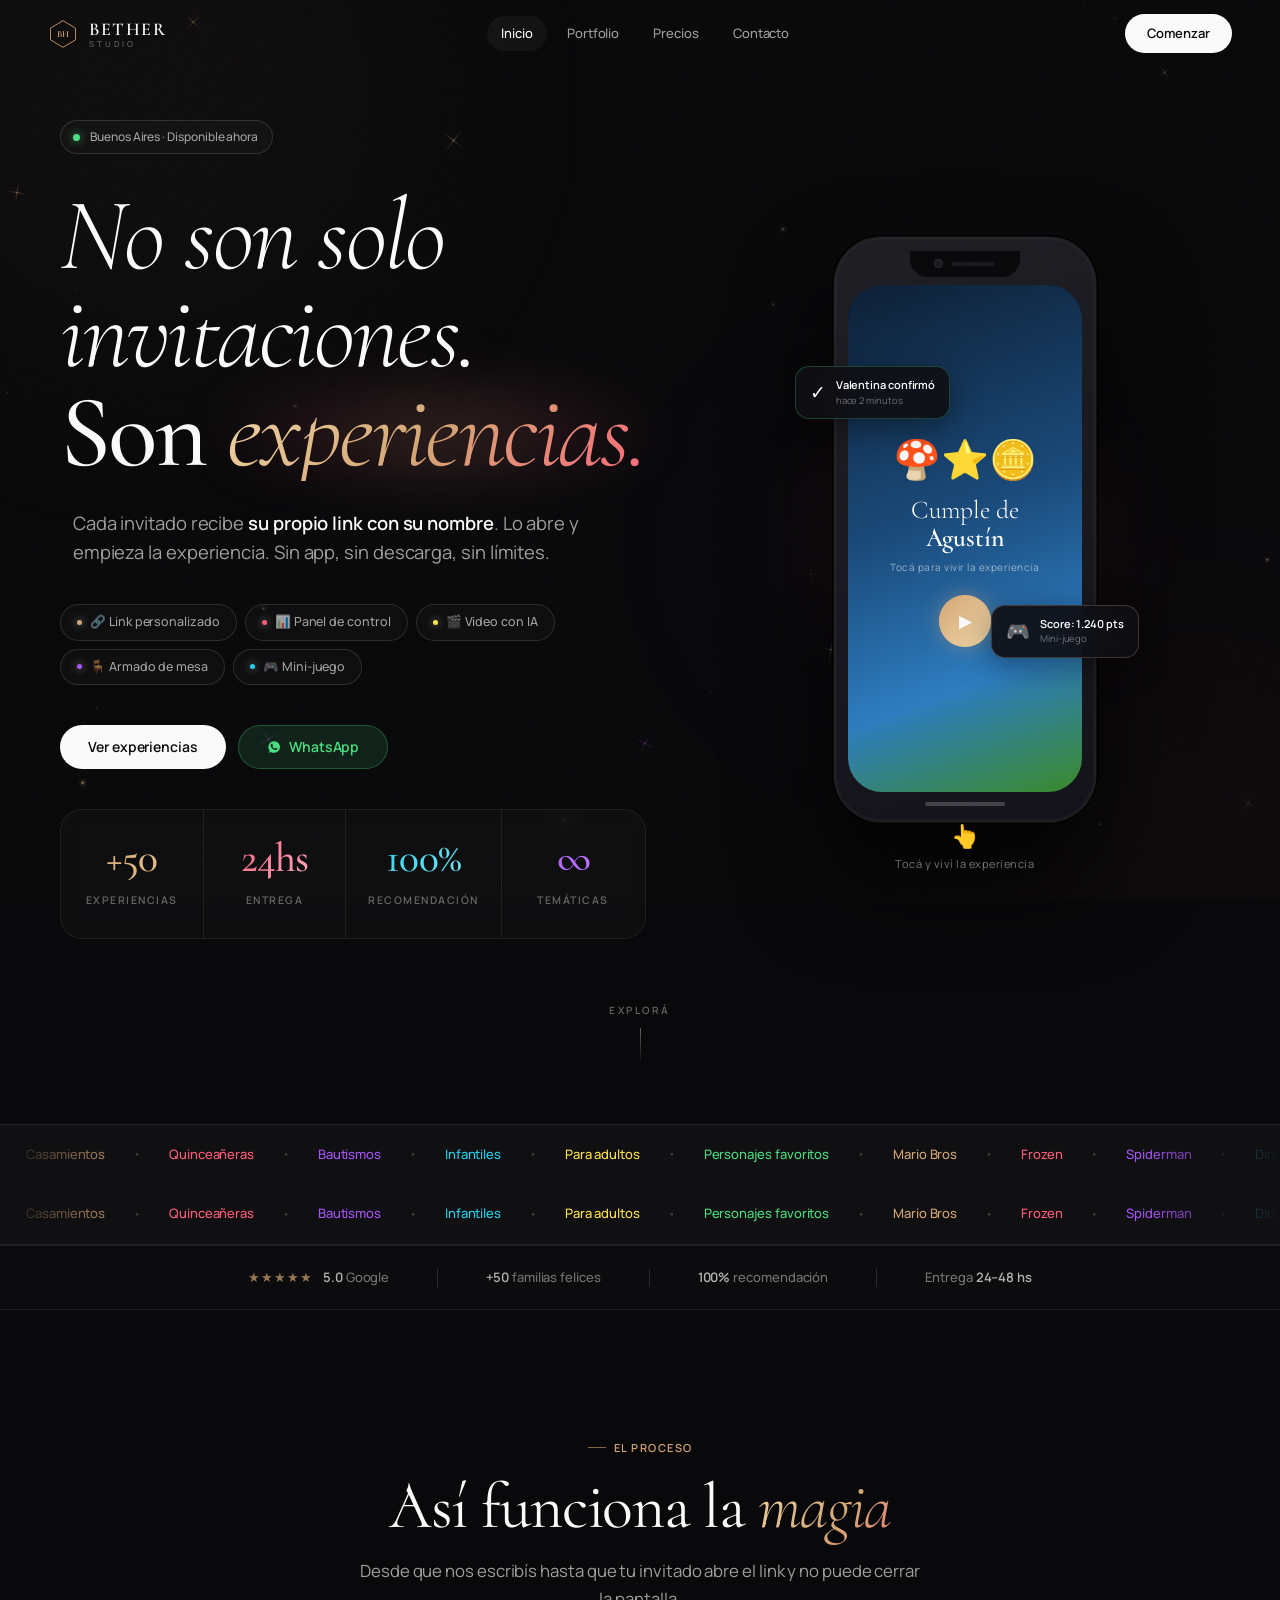
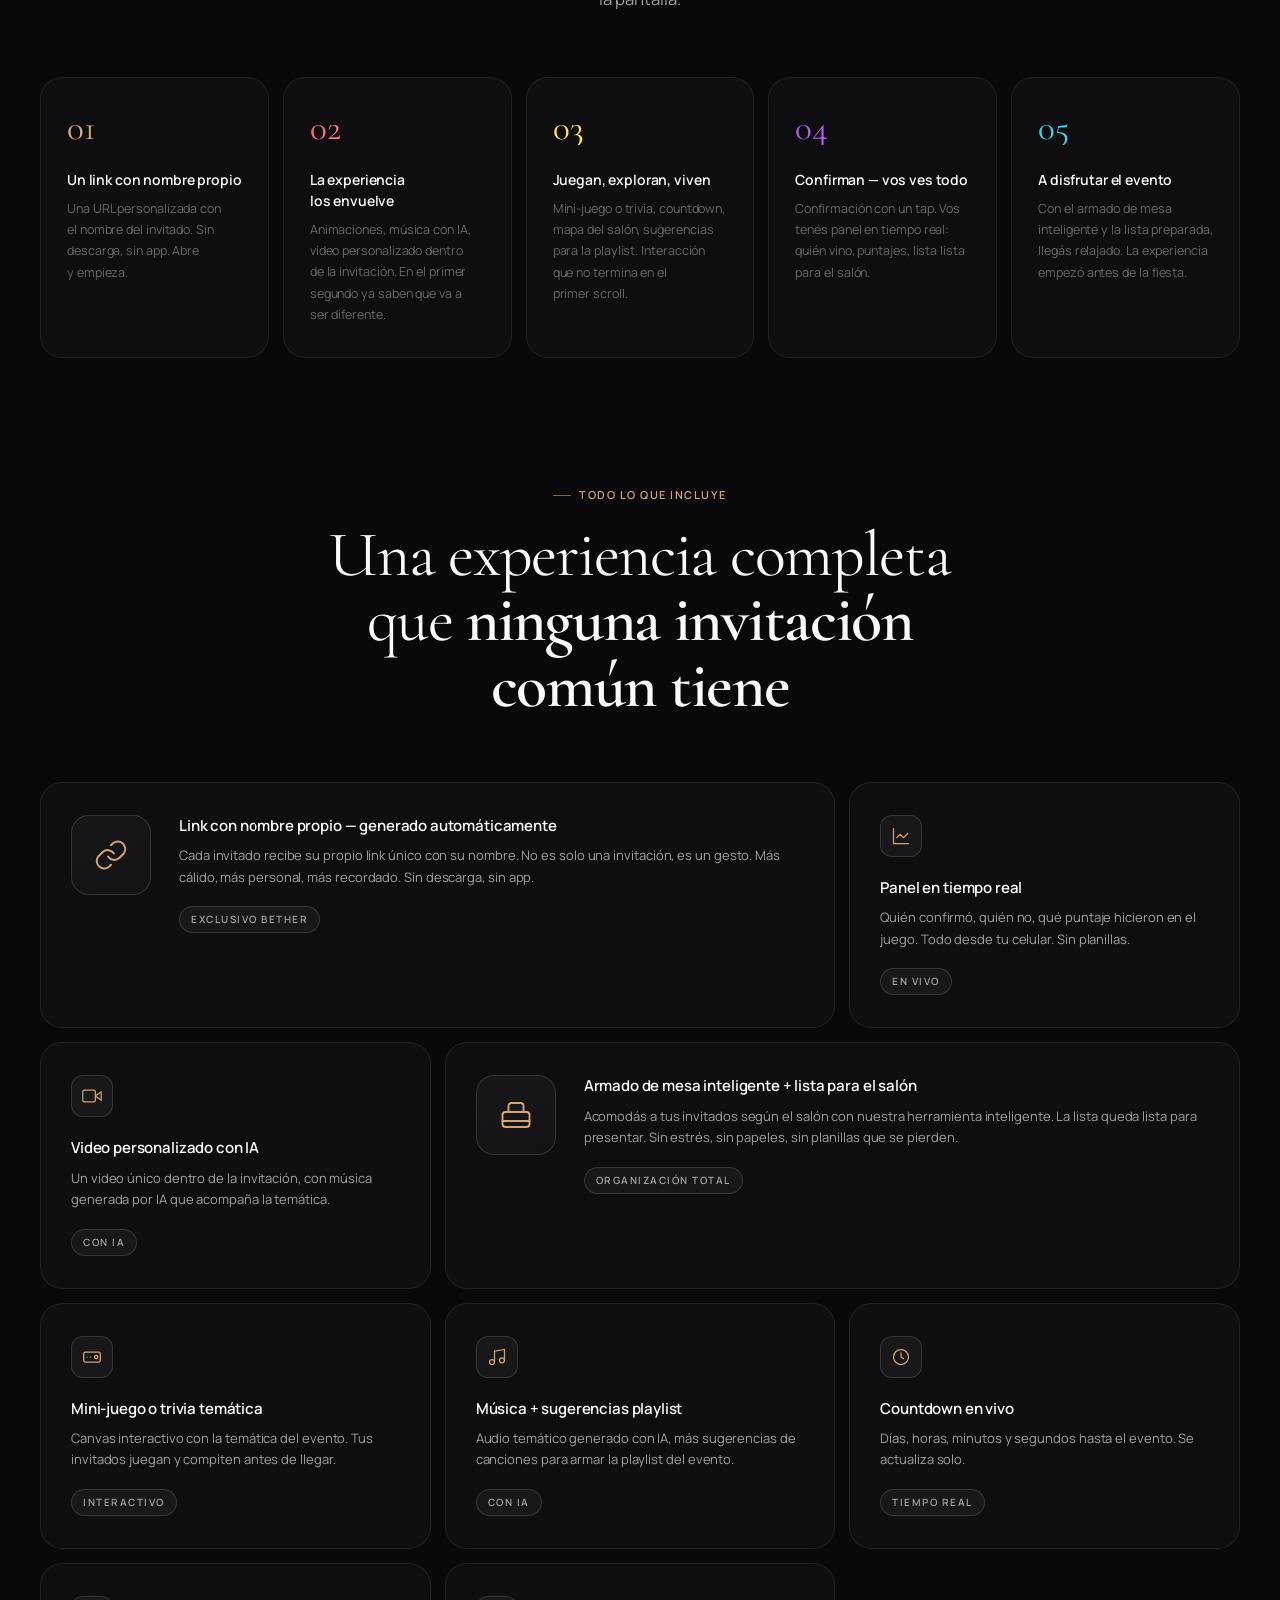
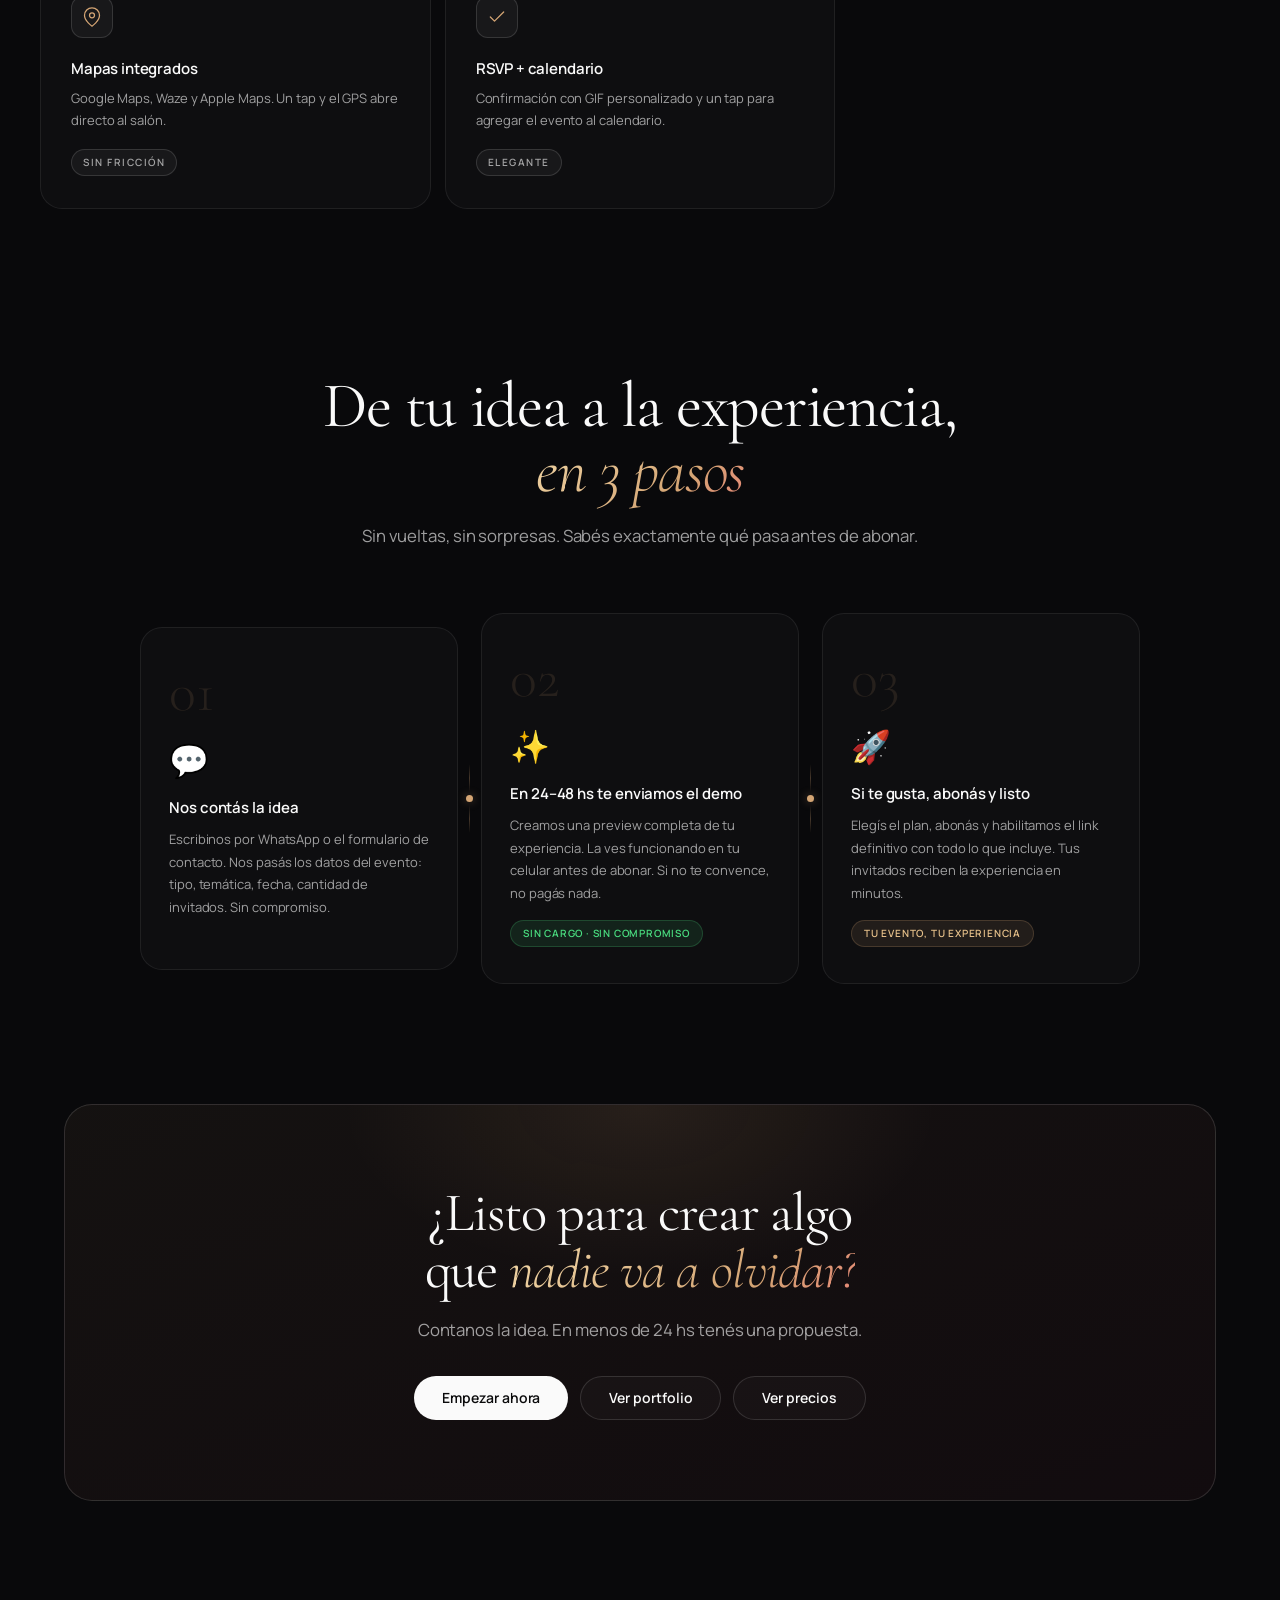
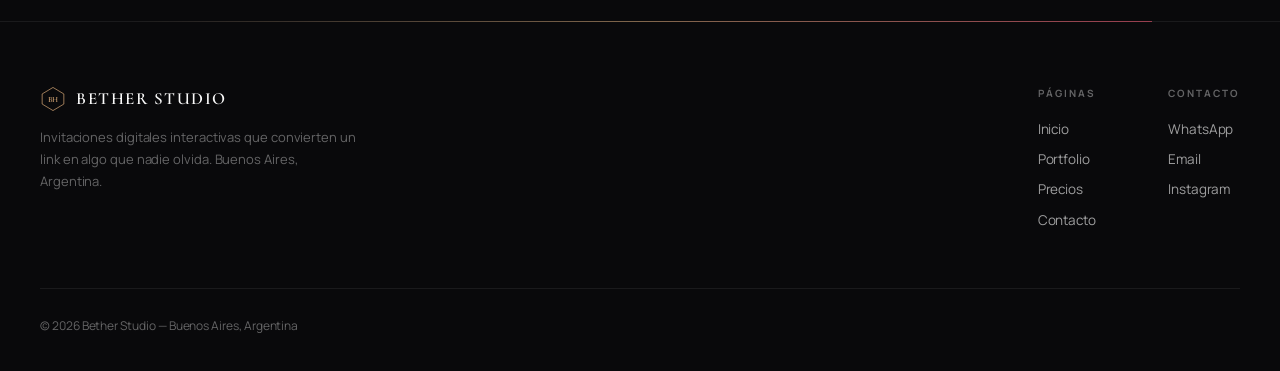
<file: index.html>
<!DOCTYPE html>
<html lang="es">
<head>
<meta charset="UTF-8"/>
<meta name="viewport" content="width=device-width,initial-scale=1.0"/>
<title>Experiencias Digitales — Bether Studio</title>
<link rel="preconnect" href="https://fonts.googleapis.com"/>
<link rel="preconnect" href="https://fonts.gstatic.com" crossorigin/>
<link href="https://fonts.googleapis.com/css2?family=Cormorant+Garamond:ital,wght@0,300;0,400;0,500;0,600;1,300;1,400&family=Manrope:wght@300;400;500;600;700&display=swap" rel="stylesheet"/>
<link rel="stylesheet" href="shared.css"/>
<style>
/* ═══ HERO ═══ */
#hero{min-height:100vh;display:flex;flex-direction:column;align-items:center;justify-content:center;text-align:center;padding:140px 24px 80px;position:relative;overflow:hidden}

.hero-eyebrow{display:inline-flex;align-items:center;gap:10px;margin-bottom:32px;background:var(--surface);border:1px solid var(--border-2);padding:7px 14px 7px 12px;border-radius:99px;animation:fadeUp .7s var(--ease) both}
.live-dot{width:7px;height:7px;border-radius:50%;background:var(--green);box-shadow:0 0 10px rgba(74,222,128,.7);animation:livePulse 2s ease infinite;flex-shrink:0}
@keyframes livePulse{0%,100%{box-shadow:0 0 6px rgba(74,222,128,.5)}50%{box-shadow:0 0 14px rgba(74,222,128,.9)}}
.ey-txt{font-size:12px;font-weight:500;color:var(--text-2);letter-spacing:-.005em}

.hero-title{font-family:'Cormorant Garamond',serif;font-size:clamp(2.8rem,8vw,6.4rem);font-weight:400;line-height:.96;letter-spacing:-.025em;margin-bottom:28px;animation:fadeUp .8s .05s var(--ease) both;text-wrap:balance}
.hero-title .l1,.hero-title .l2{display:block;white-space:nowrap}
.hero-title .l1{color:var(--text);font-style:italic;font-weight:300}
.hero-title .l2{font-weight:500}
.hero-title .l2 em{font-style:italic;font-weight:300;background:linear-gradient(135deg,var(--gold-3) 0%,var(--gold) 25%,var(--coral) 55%,#a855f7 80%,var(--gold-2) 100%);background-size:220% auto;-webkit-background-clip:text;background-clip:text;color:transparent;animation:heroGrad 7s ease-in-out infinite;position:relative;display:inline-block}
@keyframes heroGrad{0%,100%{background-position:0% center}50%{background-position:220% center}}
/* soft glow halo behind "experiencias" */
.hero-title .l2 em::after{content:"";position:absolute;inset:-12% -8%;background:radial-gradient(ellipse,rgba(212,165,116,.22),rgba(255,93,122,.10) 40%,transparent 70%);filter:blur(28px);z-index:-1;animation:haloPulse 5s ease-in-out infinite}
@keyframes haloPulse{0%,100%{opacity:.55}50%{opacity:.95}}

.hero-sub{font-size:1.15rem;font-weight:400;color:var(--text-2);max-width:560px;line-height:1.6;margin:0 auto 36px;animation:fadeUp .8s .12s var(--ease) both;text-wrap:pretty}
.hero-sub strong{color:var(--text);font-weight:600}

.concept-pills{display:flex;gap:8px;justify-content:center;flex-wrap:wrap;margin-bottom:40px;animation:fadeUp .8s .18s var(--ease) both;max-width:680px;margin-left:auto;margin-right:auto}
.cp{display:inline-flex;align-items:center;gap:8px;padding:8px 16px;border-radius:99px;font-size:12.5px;font-weight:500;border:1px solid var(--border-2);background:var(--surface);color:var(--text-2);transition:all .3s var(--ease);letter-spacing:-.005em;position:relative;overflow:hidden}
.cp:hover{transform:translateY(-2px);border-color:var(--border-3);color:var(--text);background:var(--surface-2)}
.cp::before{content:"";width:5px;height:5px;border-radius:50%;background:var(--gold);box-shadow:0 0 8px currentColor;transition:transform .3s var(--ease)}
.cp:hover::before{transform:scale(1.4)}
/* category color tints */
.cp:nth-child(1):hover{border-color:rgba(212,165,116,.5);color:var(--gold-3);background:rgba(212,165,116,.08)}
.cp:nth-child(1)::before{background:var(--gold)}
.cp:nth-child(2):hover{border-color:rgba(255,93,122,.5);color:#ffb0bf;background:rgba(255,93,122,.08)}
.cp:nth-child(2)::before{background:var(--coral)}
.cp:nth-child(3):hover{border-color:rgba(255,228,73,.45);color:#ffe97a;background:rgba(255,228,73,.06)}
.cp:nth-child(3)::before{background:#ffe449}
.cp:nth-child(4):hover{border-color:rgba(168,85,247,.5);color:#c47fff;background:rgba(168,85,247,.08)}
.cp:nth-child(4)::before{background:#a855f7}
.cp:nth-child(5):hover{border-color:rgba(34,211,238,.5);color:#7de8f5;background:rgba(34,211,238,.08)}
.cp:nth-child(5)::before{background:#22d3ee}

.hero-actions{display:flex;gap:12px;justify-content:center;flex-wrap:wrap;animation:fadeUp .8s .24s var(--ease) both}

/* Stats */
.stats-row{display:grid;grid-template-columns:repeat(4,1fr);max-width:880px;margin:80px auto 0;border:1px solid var(--border);border-radius:var(--r-lg);overflow:hidden;background:var(--surface);animation:fadeUp .8s .32s var(--ease) both;backdrop-filter:blur(10px);position:relative}
.stat{padding:28px 22px;text-align:center;border-right:1px solid var(--border);transition:background .3s,transform .3s var(--ease);position:relative}
.stat:hover{background:var(--surface-2);transform:translateY(-2px)}
.stat:last-child{border-right:none}
.stat-n{font-family:'Cormorant Garamond',serif;font-size:2.6rem;font-weight:500;display:block;margin-bottom:6px;letter-spacing:-.02em;line-height:1;background:linear-gradient(135deg,var(--gold),var(--gold-2));-webkit-background-clip:text;background-clip:text;color:transparent}
.stat:nth-child(2) .stat-n{background:linear-gradient(135deg,var(--coral),#ffb0bf);-webkit-background-clip:text;background-clip:text;color:transparent}
.stat:nth-child(3) .stat-n{background:linear-gradient(135deg,#22d3ee,#7de8f5);-webkit-background-clip:text;background-clip:text;color:transparent}
.stat:nth-child(4) .stat-n{background:linear-gradient(135deg,#a855f7,#c47fff);-webkit-background-clip:text;background-clip:text;color:transparent}
.stat-l{font-size:10.5px;color:var(--text-3);letter-spacing:1.5px;text-transform:uppercase;font-weight:600}

.scroll-hint{display:flex;flex-direction:column;align-items:center;gap:10px;margin-top:64px;opacity:.5;animation:fadeUp .8s .42s var(--ease) both}
.scroll-hint span{font-size:10px;letter-spacing:2.5px;text-transform:uppercase;color:var(--text-3);font-weight:600}
.scroll-arrow{width:1px;height:36px;background:linear-gradient(180deg,var(--text-3),transparent);animation:scrollDrop 2.2s ease-in-out infinite}
@keyframes scrollDrop{0%{transform:scaleY(0);transform-origin:top}50%{transform:scaleY(1);transform-origin:top}51%{transform:scaleY(1);transform-origin:bottom}100%{transform:scaleY(0);transform-origin:bottom}}

/* ═══ PROCESS ═══ */
.proc-cards{display:grid;grid-template-columns:repeat(5,1fr);gap:14px}
.proc-card{border-radius:var(--r-lg);padding:32px 26px;position:relative;overflow:hidden;border:1px solid var(--border);background:var(--surface);transition:transform .4s var(--ease),border-color .3s,background .3s,box-shadow .4s}
.proc-card::before{content:"";position:absolute;inset:0;border-radius:inherit;opacity:0;background:radial-gradient(ellipse at top,var(--tint),transparent 65%);transition:opacity .4s var(--ease);pointer-events:none}
.proc-card:hover{transform:translateY(-6px);border-color:var(--tint-border);background:var(--surface-2);box-shadow:0 20px 50px rgba(0,0,0,.35),0 0 40px var(--tint-glow)}
.proc-card:hover::before{opacity:1}
.proc-card:nth-child(1){--tint:rgba(212,165,116,.10);--tint-border:rgba(212,165,116,.4);--tint-glow:rgba(212,165,116,.10)}
.proc-card:nth-child(2){--tint:rgba(255,93,122,.10);--tint-border:rgba(255,93,122,.4);--tint-glow:rgba(255,93,122,.10)}
.proc-card:nth-child(3){--tint:rgba(255,228,73,.08);--tint-border:rgba(255,228,73,.4);--tint-glow:rgba(255,228,73,.06)}
.proc-card:nth-child(4){--tint:rgba(168,85,247,.10);--tint-border:rgba(168,85,247,.4);--tint-glow:rgba(168,85,247,.10)}
.proc-card:nth-child(5){--tint:rgba(34,211,238,.10);--tint-border:rgba(34,211,238,.4);--tint-glow:rgba(34,211,238,.10)}
.pc-num{font-family:'Cormorant Garamond',serif;font-size:2.2rem;font-weight:400;line-height:1;margin-bottom:24px;display:block;background:linear-gradient(135deg,var(--gold),var(--gold-2));-webkit-background-clip:text;background-clip:text;color:transparent}
.proc-card:nth-child(2) .pc-num{background:linear-gradient(135deg,var(--coral),#ffb0bf);-webkit-background-clip:text;background-clip:text;color:transparent}
.proc-card:nth-child(3) .pc-num{background:linear-gradient(135deg,#ffe449,#fff39c);-webkit-background-clip:text;background-clip:text;color:transparent}
.proc-card:nth-child(4) .pc-num{background:linear-gradient(135deg,#a855f7,#c47fff);-webkit-background-clip:text;background-clip:text;color:transparent}
.proc-card:nth-child(5) .pc-num{background:linear-gradient(135deg,#22d3ee,#7de8f5);-webkit-background-clip:text;background-clip:text;color:transparent}
.pc-name{font-size:14px;font-weight:600;color:var(--text);margin-bottom:8px;letter-spacing:-.01em;text-wrap:balance;position:relative}
.pc-desc{font-size:12.5px;color:var(--text-3);line-height:1.7;font-weight:400;text-wrap:pretty;position:relative}

/* ═══ BENTO ═══ */
.bento{display:grid;grid-template-columns:repeat(3,1fr);gap:14px}
.bento-card{border-radius:var(--r-lg);padding:32px 30px;border:1px solid var(--border);background:var(--surface);position:relative;overflow:hidden;transition:transform .4s var(--ease),border-color .3s,background .3s,box-shadow .4s}
.bento-card::before{content:"";position:absolute;inset:0;border-radius:inherit;opacity:0;background:radial-gradient(ellipse at top right,var(--tint),transparent 65%);transition:opacity .4s var(--ease);pointer-events:none}
.bento-card:hover{transform:translateY(-5px);border-color:var(--tint-border);background:var(--surface-2);box-shadow:0 20px 50px rgba(0,0,0,.4),0 0 40px var(--tint-glow)}
.bento-card:hover::before{opacity:1}
.bento-card>*{position:relative}
.bento-card.wide{grid-column:span 2}
/* per-card tints */
.bento-card:nth-child(1){--tint:rgba(212,165,116,.10);--tint-border:rgba(212,165,116,.4);--tint-glow:rgba(212,165,116,.10)}
.bento-card:nth-child(2){--tint:rgba(255,93,122,.10);--tint-border:rgba(255,93,122,.4);--tint-glow:rgba(255,93,122,.10)}
.bento-card:nth-child(3){--tint:rgba(168,85,247,.10);--tint-border:rgba(168,85,247,.4);--tint-glow:rgba(168,85,247,.10)}
.bento-card:nth-child(4){--tint:rgba(74,222,128,.08);--tint-border:rgba(74,222,128,.35);--tint-glow:rgba(74,222,128,.08)}
.bento-card:nth-child(5){--tint:rgba(34,211,238,.10);--tint-border:rgba(34,211,238,.4);--tint-glow:rgba(34,211,238,.10)}
.bento-card:nth-child(6){--tint:rgba(255,228,73,.10);--tint-border:rgba(255,228,73,.4);--tint-glow:rgba(255,228,73,.06)}
.bento-card:nth-child(7){--tint:rgba(255,140,66,.10);--tint-border:rgba(255,140,66,.4);--tint-glow:rgba(255,140,66,.10)}
.bento-card:nth-child(8){--tint:rgba(168,85,247,.10);--tint-border:rgba(168,85,247,.4);--tint-glow:rgba(168,85,247,.10)}
.bento-card:nth-child(9){--tint:rgba(74,222,128,.08);--tint-border:rgba(74,222,128,.35);--tint-glow:rgba(74,222,128,.08)}
.bc-icon{width:42px;height:42px;border-radius:12px;background:var(--surface-2);border:1px solid var(--border-2);display:flex;align-items:center;justify-content:center;margin-bottom:20px;color:var(--gold);transition:transform .35s var(--ease),background .25s,border-color .25s}
.bento-card:hover .bc-icon{transform:scale(1.08) rotate(-3deg);background:var(--tint);border-color:var(--tint-border)}
.bc-icon svg{width:20px;height:20px;stroke-width:1.5}
.bc-title{font-size:15px;font-weight:600;color:var(--text);margin-bottom:8px;letter-spacing:-.01em}
.bc-desc{font-size:13px;color:var(--text-2);line-height:1.65;font-weight:400}
.bc-tag{display:inline-block;margin-top:18px;font-size:10px;font-weight:600;letter-spacing:1.5px;text-transform:uppercase;padding:5px 11px;border-radius:99px;background:var(--surface-2);border:1px solid var(--border-2);color:var(--text-2);transition:all .3s var(--ease)}
.bento-card:hover .bc-tag{background:var(--tint);border-color:var(--tint-border);color:var(--text)}
.bento-card.wide .bc-inner{display:flex;align-items:flex-start;gap:28px}
.bento-card.wide .bc-visual{flex-shrink:0;width:80px;height:80px;border-radius:18px;background:linear-gradient(160deg,var(--surface-2),var(--surface));border:1px solid var(--border-2);display:flex;align-items:center;justify-content:center;color:var(--gold)}
.bento-card.wide .bc-visual svg{width:36px;height:36px;stroke-width:1.3}

@media(max-width:960px){
  .proc-cards{grid-template-columns:1fr 1fr 1fr}
  .bento{grid-template-columns:1fr 1fr}
  .bento-card.wide{grid-column:span 2}
  .bento-card.wide .bc-inner{flex-direction:column;gap:16px}
}
@media(max-width:680px){
  .proc-cards{grid-template-columns:1fr}
  .bento{grid-template-columns:1fr}
  .bento-card.wide{grid-column:span 1}
  .stats-row{grid-template-columns:1fr 1fr}
  .stat:nth-child(1),.stat:nth-child(2){border-bottom:1px solid var(--border)}
  .stat:nth-child(2),.stat:nth-child(4){border-right:none}
  .hero-title{font-size:clamp(2.6rem,12vw,5rem)}
}

/* ═══ FLOW STEPS ═══ */
.flow-steps{
  display:flex;align-items:center;gap:0;
  max-width:1000px;margin:0 auto;
}
.flow-step{
  flex:1;background:var(--surface);border:1px solid var(--border);
  border-radius:var(--r-lg);padding:36px 28px;
  transition:border-color .3s,transform .3s var(--ease);
  position:relative;overflow:hidden;
}
.flow-step::before{
  content:"";position:absolute;inset:0;
  background:linear-gradient(135deg,rgba(212,165,116,.05),transparent);
  opacity:0;transition:opacity .3s;
}
.flow-step:hover{border-color:var(--border-2);transform:translateY(-4px)}
.flow-step:hover::before{opacity:1}
.flow-num{
  font-family:'Cormorant Garamond',serif;
  font-size:3.5rem;font-weight:300;
  color:rgba(212,165,116,.12);
  line-height:1;margin-bottom:16px;
}
.flow-icon{font-size:2rem;margin-bottom:14px;display:block}
.flow-title{font-size:15px;font-weight:600;color:var(--text);margin-bottom:10px;line-height:1.3}
.flow-desc{font-size:13px;color:var(--text-2);line-height:1.75;font-weight:400;margin-bottom:14px}
.flow-badge{
  display:inline-flex;align-items:center;
  font-size:10px;font-weight:600;letter-spacing:.8px;text-transform:uppercase;
  padding:5px 12px;border-radius:99px;
  background:rgba(74,222,128,.1);color:var(--green);
  border:1px solid rgba(74,222,128,.2);
}
.flow-badge--gold{
  background:rgba(212,165,116,.1);color:var(--gold-2);
  border-color:rgba(212,165,116,.2);
}
.flow-connector{
  display:flex;flex-direction:column;align-items:center;
  padding:0 8px;flex-shrink:0;gap:3px;
}
.flow-line{width:1px;height:28px;background:linear-gradient(180deg,transparent,rgba(212,165,116,.3),transparent)}
.flow-dot{width:7px;height:7px;border-radius:50%;background:var(--gold);box-shadow:0 0 10px rgba(212,165,116,.4);flex-shrink:0}

@media(max-width:840px){
  .flow-steps{flex-direction:column;gap:0;max-width:480px}
  .flow-connector{flex-direction:row;padding:8px 0;width:100%}
  .flow-line{width:28px;height:1px}
}


/* ═══════════════════════════════════════════
   HERO — 2 COLUMNAS
═══════════════════════════════════════════ */
#hero{
  min-height:100vh;
  display:flex;flex-direction:column;
  align-items:center;justify-content:center;
  padding:120px 48px 60px;
  position:relative;overflow:hidden;
  text-align:left;
}
.hero-inner{
  display:grid;
  grid-template-columns:1fr 1fr;
  gap:64px;
  align-items:center;
  max-width:1160px;
  width:100%;
  margin:0 auto;
}
.hero-copy{ display:flex;flex-direction:column;gap:0; }

/* Eyebrow, title, sub — quitar text-align:center heredado */
.hero-copy .hero-eyebrow{ align-self:flex-start; }
.hero-copy .hero-title{ text-align:left; }
.hero-copy .hero-sub{ text-align:left; }
.hero-copy .concept-pills{ justify-content:flex-start; }
.hero-copy .hero-actions{ justify-content:flex-start; }
.hero-copy .stats-row{
  margin:40px 0 0;
  display:grid;grid-template-columns:repeat(4,1fr);
  max-width:100%;
  animation:none;
}

/* ── TELÉFONO HERO ───────────────────────── */
.hero-phone-col{
  display:flex;align-items:center;justify-content:center;
  position:relative;
}
.hpc-wrap{ position:relative;width:280px; }

.hpc-glow{
  position:absolute;top:50%;left:50%;
  transform:translate(-50%,-50%);
  width:340px;height:340px;border-radius:50%;
  background:radial-gradient(circle,
    rgba(212,165,116,.18) 0%,
    rgba(255,93,122,.10) 40%,
    transparent 70%);
  filter:blur(40px);
  animation:glowPulse 4s ease-in-out infinite;
  pointer-events:none;
}
@keyframes glowPulse{
  0%,100%{opacity:.7;transform:translate(-50%,-50%) scale(1)}
  50%{opacity:1;transform:translate(-50%,-50%) scale(1.08)}
}

.hpc-frame{
  width:260px;
  background:linear-gradient(160deg,#1e1e24,#13131a);
  border-radius:46px;padding:13px;
  box-shadow:
    0 0 0 1.5px rgba(255,255,255,.12),
    0 0 0 3px rgba(0,0,0,.9),
    0 50px 100px rgba(0,0,0,.8),
    0 0 0 1.5px rgba(255,255,255,.04) inset;
  position:relative;z-index:2;
  animation:floatPhone 6s ease-in-out infinite;
}
@keyframes floatPhone{
  0%,100%{transform:translateY(0) rotate(-.5deg)}
  50%{transform:translateY(-12px) rotate(.5deg)}
}

.hpc-notch{
  width:110px;height:26px;
  background:#09090b;border-radius:0 0 18px 18px;
  margin:0 auto 8px;
  display:flex;align-items:center;justify-content:center;gap:8px;
}
.hpc-cam{width:9px;height:9px;border-radius:50%;background:#1a1a20;border:1.5px solid rgba(255,255,255,.07)}
.hpc-spk{width:44px;height:4px;border-radius:99px;background:#1a1a20}

.hpc-screen{
  background:#09090b;
  border-radius:34px;
  aspect-ratio:9/19.5;
  overflow:hidden;
  position:relative;
}
.hpc-home{
  width:80px;height:4px;
  background:rgba(255,255,255,.2);
  border-radius:99px;
  margin:10px auto 2px;
}

/* ── PORTADA ESTÁTICA + IFRAME ───────────── */
.hpc-cover{
  position:absolute;inset:0;z-index:2;
  cursor:pointer;
  transition:opacity .4s ease;
}
.hpc-cover-bg{
  position:absolute;inset:0;
  background:linear-gradient(160deg,#0d1f35,#1a4a7a 45%,#2d7cc0 75%,#3a8a2a);
}
.hpc-cover-content{
  position:relative;z-index:1;
  height:100%;display:flex;flex-direction:column;
  align-items:center;justify-content:center;
  text-align:center;padding:24px;
  gap:8px;
}
.hpc-cover-emojis{
  font-size:2.4rem;
  animation:confettiFloat 2.5s ease-in-out infinite;
}
.hpc-cover-title{
  font-family:'Cormorant Garamond',serif;
  font-size:1.6rem;font-weight:300;color:#fff;line-height:1.1;
}
.hpc-cover-title strong{font-weight:600}
.hpc-cover-sub{font-size:10px;color:rgba(255,255,255,.55);letter-spacing:.5px;margin-bottom:8px}
/* Botón pulse */
.hpc-cover-pulse{position:relative;width:52px;height:52px;margin-top:4px;cursor:pointer}
.hpc-pulse-ring{
  position:absolute;inset:0;border-radius:50%;
  border:2px solid rgba(212,165,116,.6);
  animation:pulseRing 1.8s ease-out infinite;
}
@keyframes pulseRing{
  0%{transform:scale(.8);opacity:1}
  100%{transform:scale(1.6);opacity:0}
}
.hpc-pulse-dot{
  position:absolute;inset:0;border-radius:50%;
  background:linear-gradient(135deg,var(--gold),var(--gold-3));
  display:flex;align-items:center;justify-content:center;
  font-size:16px;color:var(--ink);font-weight:700;
  box-shadow:0 0 20px rgba(212,165,116,.4);
}

/* iframe */
.hpc-iframe{
  position:absolute;inset:0;width:100%;height:100%;
  border:none;z-index:1;
  opacity:0;transition:opacity .4s ease;
  pointer-events:none;
  background:#09090b;
}
.hpc-iframe--active{
  opacity:1;
  pointer-events:all;
}

/* ── HINT "tocá" ─────────────────────────── */
.hpc-hint{
  position:absolute;bottom:-52px;left:50%;transform:translateX(-50%);
  display:flex;flex-direction:column;align-items:center;gap:4px;
  opacity:1;transition:opacity .4s ease;
  pointer-events:none;white-space:nowrap;
  z-index:10;
}
.hpc-hint-arrow{font-size:1.4rem;animation:hintBounce 1.2s ease-in-out infinite}
@keyframes hintBounce{0%,100%{transform:translateY(0)}50%{transform:translateY(-5px)}}
.hpc-hint-text{font-size:11px;color:rgba(255,255,255,.45);letter-spacing:.5px}

/* ── EXPAND STATE ────────────────────────── */
.hpc-wrap{
  position:relative;width:260px;
  transition:all .5s cubic-bezier(.34,1.1,.64,1);
}
.hpc-frame{
  width:260px;
  transition:all .5s cubic-bezier(.34,1.1,.64,1);
}

/* ── OVERLAY oscuro al expandir ─────────── */


/* ── WRAPPER expandido = fixed centrado ─── */

.hpc-wrap--expanded .hpc-glow{display:none}
.hpc-wrap--expanded .hpc-badge{opacity:0;pointer-events:none;transition:opacity .2s}
.hpc-wrap--expanded .hpc-hint{opacity:0}

/* ── CLOSE BUTTON ─────────────────────── */


/* ── BADGES FLOTANTES ────────────────────── */
.hpc-badge{
  position:absolute;
  display:flex;align-items:center;gap:10px;
  background:rgba(15,15,20,.92);
  border:1px solid rgba(255,255,255,.1);
  backdrop-filter:blur(16px);
  border-radius:14px;padding:10px 14px;
  z-index:10;
  box-shadow:0 8px 32px rgba(0,0,0,.4);
  animation:badgeFloat 4s ease-in-out infinite;
}
.hpc-badge--1{
  left:-40px;top:22%;
  animation-delay:0s;
  border-color:rgba(74,222,128,.25);
}
.hpc-badge--2{
  right:-44px;bottom:28%;
  animation-delay:-2s;
  border-color:rgba(212,165,116,.25);
}
@keyframes badgeFloat{
  0%,100%{transform:translateY(0)}
  50%{transform:translateY(-6px)}
}
.hpc-badge-icon{font-size:1.2rem}
.hpc-badge-title{font-size:11px;font-weight:600;color:#fff;white-space:nowrap}
.hpc-badge-sub{font-size:9.5px;color:rgba(255,255,255,.4);white-space:nowrap}

/* ── RESPONSIVE ──────────────────────────── */
@media(max-width:960px){
  #hero{ padding:110px 32px 60px; }
  .hero-inner{ grid-template-columns:1fr;gap:48px;text-align:center; }
  .hero-copy .hero-title{ text-align:center; }
  .hero-copy .hero-sub{ text-align:center; }
  .hero-copy .concept-pills{ justify-content:center; }
  .hero-copy .hero-actions{ justify-content:center; }
  .hero-copy .hero-eyebrow{ align-self:center; }
  .hero-copy .stats-row{ grid-template-columns:repeat(4,1fr); }
  .hpc-wrap{ width:240px; }
  .hpc-frame{ width:240px; }
  .hpc-badge--1{ left:-20px; }
  .hpc-badge--2{ right:-20px; }
}
@media(max-width:640px){
  #hero{ padding:100px 20px 48px; }
  .hero-inner{ gap:36px; }
  .hpc-wrap{ width:210px; }
  .hpc-frame{ width:210px; }
  .hpc-badge{ display:none; }
  .hero-copy .stats-row{ grid-template-columns:repeat(2,1fr); }
}

</style>
</head>
<body>

<nav id="nav">
  <a href="index.html" class="nav-logo">
    <svg class="logo-svg-el" viewBox="0 0 36 36" fill="none">
      <path d="M18 2 L33 11 L33 25 L18 34 L3 25 L3 11 Z" stroke="url(#lg1)" stroke-width="1" fill="none" stroke-linejoin="round"/>
      <text x="18" y="22" text-anchor="middle" font-family="Cormorant Garamond,serif" font-size="11" font-weight="600" fill="url(#lg1)">BH</text>
      <defs><linearGradient id="lg1" x1="3" y1="2" x2="33" y2="34"><stop offset="0%" stop-color="#d4a574"/><stop offset="100%" stop-color="#e6c08a"/></linearGradient></defs>
    </svg>
    <div class="logo-wm">
      <span class="logo-name">Bether</span>
      <span class="logo-sub">Studio</span>
    </div>
  </a>
  <ul class="nav-links">
    <li><a href="index.html" class="active">Inicio</a></li>
    <li><a href="portfolio.html">Portfolio</a></li>
    <li><a href="precios.html">Precios</a></li>
    <li><a href="contacto.html">Contacto</a></li>
  </ul>
  <a href="contacto.html" class="nav-cta">Comenzar</a>
  <button class="mt" id="mt" aria-label="Menu"><span></span><span></span><span></span></button>
</nav>
<div class="mmenu" id="mm">
  <button class="mclose" id="mc" aria-label="Cerrar">✕</button>
  <a href="index.html">Inicio</a>
  <a href="portfolio.html">Portfolio</a>
  <a href="precios.html">Precios</a>
  <a href="contacto.html">Contacto</a>
</div>
<div class="sb" id="sb"></div>

<!-- HERO -->
<section id="hero">
  <div class="hero-inner">

    <!-- IZQUIERDA — copy -->
    <div class="hero-copy">
      <div class="hero-eyebrow">
        <div class="live-dot"></div>
        <span class="ey-txt">Buenos Aires · Disponible ahora</span>
      </div>
      <h1 class="hero-title">
        <span class="l1">No son solo</span>
        <span class="l1">invitaciones.</span>
        <span class="l2">Son <em>experiencias.</em></span>
      </h1>
      <p class="hero-sub">Cada invitado recibe <strong>su propio link con su nombre</strong>. Lo abre y empieza la experiencia. Sin app, sin descarga, sin límites.</p>
      <div class="concept-pills">
        <span class="cp">🔗 Link personalizado</span>
        <span class="cp">📊 Panel de control</span>
        <span class="cp">🎬 Video con IA</span>
        <span class="cp">🪑 Armado de mesa</span>
        <span class="cp">🎮 Mini-juego</span>
      </div>
      <div class="hero-actions">
        <a href="portfolio.html" class="btn btn-primary">Ver experiencias</a>
        <a href="https://wa.me/5491137028226" class="btn btn-wa" target="_blank" rel="noopener">
          <svg width="14" height="14" viewBox="0 0 24 24" fill="currentColor"><path d="M17.5 14.4c-.3-.1-1.7-.8-2-.9-.3-.1-.5-.1-.7.1-.2.3-.7.9-.9 1.1-.2.2-.3.2-.6.1-1.7-.9-2.9-1.6-4-3.5-.3-.5.3-.5.8-1.6.1-.2 0-.3 0-.5 0-.1-.7-1.6-.9-2.2-.2-.6-.5-.5-.7-.5h-.6c-.2 0-.5.1-.8.4-.3.3-1 1-1 2.4 0 1.4 1 2.8 1.2 3 .1.2 2 3 4.8 4.3 1.8.8 2.5.8 3.4.7.5-.1 1.7-.7 2-1.4.2-.7.2-1.2.2-1.4-.1-.1-.3-.2-.6-.3M12 22a10 10 0 0 1-5.2-1.5L3 22l1.5-3.7A10 10 0 1 1 12 22Z"/></svg>
          WhatsApp
        </a>
      </div>
      <div class="stats-row" id="statsRow">
        <div class="stat"><span class="stat-n">+50</span><span class="stat-l">Experiencias</span></div>
        <div class="stat"><span class="stat-n">24hs</span><span class="stat-l">Entrega</span></div>
        <div class="stat"><span class="stat-n">100%</span><span class="stat-l">Recomendación</span></div>
        <div class="stat"><span class="stat-n">∞</span><span class="stat-l">Temáticas</span></div>
      </div>
    </div>

    <!-- DERECHA — teléfono interactivo con la invitación real -->
    <div class="hero-phone-col">
      <div class="hpc-wrap">
        <div class="hpc-glow"></div>
        <!-- Teléfono estático — al tocar abre el modal -->
        <div class="hpc-frame">
          <div class="hpc-notch"><div class="hpc-cam"></div><div class="hpc-spk"></div></div>
          <div class="hpc-screen" id="hpcTrigger">
            <div class="hpc-cover">
              <div class="hpc-cover-bg"></div>
              <div class="hpc-cover-content">
                <div class="hpc-cover-emojis">🍄⭐🪙</div>
                <div class="hpc-cover-title">Cumple de<br><strong>Agustín</strong></div>
                <div class="hpc-cover-sub">Tocá para vivir la experiencia</div>
                <div class="hpc-cover-pulse">
                  <div class="hpc-pulse-ring"></div>
                  <div class="hpc-pulse-dot">▶</div>
                </div>
              </div>
            </div>
          </div>
          <div class="hpc-home"></div>
        </div>
        <!-- Hint -->
        <div class="hpc-hint">
          <div class="hpc-hint-arrow">👆</div>
          <div class="hpc-hint-text">Tocá y viví la experiencia</div>
        </div>
        <!-- Badges -->
        <div class="hpc-badge hpc-badge--1">
          <span class="hpc-badge-icon">✓</span>
          <div><div class="hpc-badge-title">Valentina confirmó</div><div class="hpc-badge-sub">hace 2 minutos</div></div>
        </div>
        <div class="hpc-badge hpc-badge--2">
          <span class="hpc-badge-icon">🎮</span>
          <div><div class="hpc-badge-title">Score: 1.240 pts</div><div class="hpc-badge-sub">Mini-juego</div></div>
        </div>
      </div>
    </div><!-- /hero-phone-col -->

  </div><!-- /hero-inner -->
  <div class="scroll-hint"><span>Explorá</span><div class="scroll-arrow"></div></div>
</section>

<!-- MARQUEE -->
<div class="mq-wrap"><div class="mq-track" id="mq">
  <span>Casamientos</span><span class="sep">●</span>
  <span>Quinceañeras</span><span class="sep">●</span>
  <span>Bautismos</span><span class="sep">●</span>
  <span>Infantiles</span><span class="sep">●</span>
  <span>Para adultos</span><span class="sep">●</span>
  <span>Personajes favoritos</span><span class="sep">●</span>
  <span>Mario Bros</span><span class="sep">●</span>
  <span>Frozen</span><span class="sep">●</span>
  <span>Spiderman</span><span class="sep">●</span>
  <span>Dinosaurios</span><span class="sep">●</span>
  <span>Minecraft</span><span class="sep">●</span>
  <span>Encanto</span><span class="sep">●</span>
</div></div>

<!-- PROOF -->
<div class="proof-bar reveal">
  <div class="proof-inner">
    <div class="proof-item"><span class="proof-stars">★★★★★</span><span class="proof-text"><strong>5.0</strong> Google</span></div>
    <div class="proof-div"></div>
    <div class="proof-item"><span class="proof-text"><strong>+50</strong> familias felices</span></div>
    <div class="proof-div"></div>
    <div class="proof-item"><span class="proof-text"><strong>100%</strong> recomendación</span></div>
    <div class="proof-div"></div>
    <div class="proof-item"><span class="proof-text">Entrega <strong>24–48 hs</strong></span></div>
  </div>
</div>

<!-- PROCESS -->
<section class="section">
  <div class="sec-inner">
    <div class="sec-header">
      <div class="sec-tag reveal">El proceso</div>
      <h2 class="sec-title reveal">Así funciona la <em>magia</em></h2>
      <p class="sec-sub reveal">Desde que nos escribís hasta que tu invitado abre el link y no puede cerrar la pantalla.</p>
    </div>
    <div class="proc-cards">
      <div class="proc-card reveal">
        <span class="pc-num">01</span>
        <div class="pc-name">Un link con nombre propio</div>
        <p class="pc-desc">Una URL personalizada con el nombre del invitado. Sin descarga, sin app. Abre y empieza.</p>
      </div>
      <div class="proc-card reveal d1">
        <span class="pc-num">02</span>
        <div class="pc-name">La experiencia los envuelve</div>
        <p class="pc-desc">Animaciones, música con IA, video personalizado dentro de la invitación. En el primer segundo ya saben que va a ser diferente.</p>
      </div>
      <div class="proc-card reveal d2">
        <span class="pc-num">03</span>
        <div class="pc-name">Juegan, exploran, viven</div>
        <p class="pc-desc">Mini-juego o trivia, countdown, mapa del salón, sugerencias para la playlist. Interacción que no termina en el primer scroll.</p>
      </div>
      <div class="proc-card reveal d3">
        <span class="pc-num">04</span>
        <div class="pc-name">Confirman — vos ves todo</div>
        <p class="pc-desc">Confirmación con un tap. Vos tenés panel en tiempo real: quién vino, puntajes, lista lista para el salón.</p>
      </div>
      <div class="proc-card reveal d4">
        <span class="pc-num">05</span>
        <div class="pc-name">A disfrutar el evento</div>
        <p class="pc-desc">Con el armado de mesa inteligente y la lista preparada, llegás relajado. La experiencia empezó antes de la fiesta.</p>
      </div>
    </div>
  </div>
</section>

<!-- BENTO -->
<section class="section" style="padding-top:0">
  <div class="sec-inner">
    <div class="sec-header">
      <div class="sec-tag reveal">Todo lo que incluye</div>
      <h2 class="sec-title reveal">Una experiencia completa<br>que <strong>ninguna invitación común tiene</strong></h2>
    </div>
    <div class="bento">

      <div class="bento-card wide reveal">
        <div class="bc-inner">
          <div class="bc-visual">
            <svg viewBox="0 0 24 24" fill="none" stroke="currentColor" stroke-width="1.3" stroke-linecap="round" stroke-linejoin="round"><path d="M10 13a5 5 0 0 0 7.5 1l3-3a5 5 0 0 0-7-7l-1.5 1.5"/><path d="M14 11a5 5 0 0 0-7.5-1l-3 3a5 5 0 0 0 7 7l1.5-1.5"/></svg>
          </div>
          <div>
            <div class="bc-title">Link con nombre propio — generado automáticamente</div>
            <p class="bc-desc">Cada invitado recibe su propio link único con su nombre. No es solo una invitación, es un gesto. Más cálido, más personal, más recordado. Sin descarga, sin app.</p>
            <span class="bc-tag">Exclusivo Bether</span>
          </div>
        </div>
      </div>

      <div class="bento-card reveal d1">
        <div class="bc-icon"><svg viewBox="0 0 24 24" fill="none" stroke="currentColor" stroke-linecap="round" stroke-linejoin="round"><path d="M3 3v18h18"/><path d="M7 14l4-4 4 4 5-5"/></svg></div>
        <div class="bc-title">Panel en tiempo real</div>
        <p class="bc-desc">Quién confirmó, quién no, qué puntaje hicieron en el juego. Todo desde tu celular. Sin planillas.</p>
        <span class="bc-tag">En vivo</span>
      </div>

      <div class="bento-card reveal d2">
        <div class="bc-icon"><svg viewBox="0 0 24 24" fill="none" stroke="currentColor" stroke-linecap="round" stroke-linejoin="round"><polygon points="23 7 16 12 23 17 23 7"/><rect x="1" y="5" width="15" height="14" rx="2"/></svg></div>
        <div class="bc-title">Video personalizado con IA</div>
        <p class="bc-desc">Un video único dentro de la invitación, con música generada por IA que acompaña la temática.</p>
        <span class="bc-tag">Con IA</span>
      </div>

      <div class="bento-card wide reveal d3">
        <div class="bc-inner">
          <div class="bc-visual">
            <svg viewBox="0 0 24 24" fill="none" stroke="currentColor" stroke-width="1.3" stroke-linecap="round" stroke-linejoin="round"><rect x="3" y="10" width="18" height="10" rx="2"/><path d="M7 10V6a2 2 0 0 1 2-2h6a2 2 0 0 1 2 2v4"/><path d="M3 16h18"/></svg>
          </div>
          <div>
            <div class="bc-title">Armado de mesa inteligente + lista para el salón</div>
            <p class="bc-desc">Acomodás a tus invitados según el salón con nuestra herramienta inteligente. La lista queda lista para presentar. Sin estrés, sin papeles, sin planillas que se pierden.</p>
            <span class="bc-tag">Organización total</span>
          </div>
        </div>
      </div>

      <div class="bento-card reveal d1">
        <div class="bc-icon"><svg viewBox="0 0 24 24" fill="none" stroke="currentColor" stroke-linecap="round" stroke-linejoin="round"><rect x="2" y="6" width="20" height="12" rx="2"/><line x1="6" y1="12" x2="6" y2="12"/><line x1="10" y1="12" x2="10" y2="12"/><circle cx="17" cy="12" r="2"/></svg></div>
        <div class="bc-title">Mini-juego o trivia temática</div>
        <p class="bc-desc">Canvas interactivo con la temática del evento. Tus invitados juegan y compiten antes de llegar.</p>
        <span class="bc-tag">Interactivo</span>
      </div>

      <div class="bento-card reveal d2">
        <div class="bc-icon"><svg viewBox="0 0 24 24" fill="none" stroke="currentColor" stroke-linecap="round" stroke-linejoin="round"><path d="M9 18V5l12-2v13"/><circle cx="6" cy="18" r="3"/><circle cx="18" cy="16" r="3"/></svg></div>
        <div class="bc-title">Música + sugerencias playlist</div>
        <p class="bc-desc">Audio temático generado con IA, más sugerencias de canciones para armar la playlist del evento.</p>
        <span class="bc-tag">Con IA</span>
      </div>

      <div class="bento-card reveal d3">
        <div class="bc-icon"><svg viewBox="0 0 24 24" fill="none" stroke="currentColor" stroke-linecap="round" stroke-linejoin="round"><circle cx="12" cy="12" r="9"/><polyline points="12 7 12 12 15 14"/></svg></div>
        <div class="bc-title">Countdown en vivo</div>
        <p class="bc-desc">Días, horas, minutos y segundos hasta el evento. Se actualiza solo.</p>
        <span class="bc-tag">Tiempo real</span>
      </div>

      <div class="bento-card reveal d1">
        <div class="bc-icon"><svg viewBox="0 0 24 24" fill="none" stroke="currentColor" stroke-linecap="round" stroke-linejoin="round"><path d="M21 10c0 7-9 13-9 13s-9-6-9-13a9 9 0 1 1 18 0z"/><circle cx="12" cy="10" r="3"/></svg></div>
        <div class="bc-title">Mapas integrados</div>
        <p class="bc-desc">Google Maps, Waze y Apple Maps. Un tap y el GPS abre directo al salón.</p>
        <span class="bc-tag">Sin fricción</span>
      </div>

      <div class="bento-card reveal d2">
        <div class="bc-icon"><svg viewBox="0 0 24 24" fill="none" stroke="currentColor" stroke-linecap="round" stroke-linejoin="round"><polyline points="20 6 9 17 4 12"/></svg></div>
        <div class="bc-title">RSVP + calendario</div>
        <p class="bc-desc">Confirmación con GIF personalizado y un tap para agregar el evento al calendario.</p>
        <span class="bc-tag">Elegante</span>
      </div>

    </div>
  </div>
</section>

<!-- TESTIMONIALS -->


<!-- CÓMO TRABAJAMOS -->
<section class="section" style="padding-top:0">
  <div class="sec-inner">
    <div class="sec-header">
      <div class="sec-tag reveal">Cómo trabajamos</div>
      <h2 class="sec-title reveal">De tu idea a la experiencia,<br><em>en 3 pasos</em></h2>
      <p class="sec-sub reveal">Sin vueltas, sin sorpresas. Sabés exactamente qué pasa antes de abonar.</p>
    </div>

    <div class="flow-steps">

      <div class="flow-step reveal">
        <div class="flow-num">01</div>
        <div class="flow-content">
          <div class="flow-icon">💬</div>
          <div class="flow-title">Nos contás la idea</div>
          <p class="flow-desc">Escribinos por WhatsApp o el formulario de contacto. Nos pasás los datos del evento: tipo, temática, fecha, cantidad de invitados. Sin compromiso.</p>
        </div>
      </div>

      <div class="flow-connector reveal d1">
        <div class="flow-line"></div>
        <div class="flow-dot"></div>
        <div class="flow-line"></div>
      </div>

      <div class="flow-step reveal d2">
        <div class="flow-num">02</div>
        <div class="flow-content">
          <div class="flow-icon">✨</div>
          <div class="flow-title">En 24–48 hs te enviamos el demo</div>
          <p class="flow-desc">Creamos una preview completa de tu experiencia. La ves funcionando en tu celular antes de abonar. Si no te convence, no pagás nada.</p>
          <div class="flow-badge">Sin cargo · Sin compromiso</div>
        </div>
      </div>

      <div class="flow-connector reveal d3">
        <div class="flow-line"></div>
        <div class="flow-dot"></div>
        <div class="flow-line"></div>
      </div>

      <div class="flow-step reveal d4">
        <div class="flow-num">03</div>
        <div class="flow-content">
          <div class="flow-icon">🚀</div>
          <div class="flow-title">Si te gusta, abonás y listo</div>
          <p class="flow-desc">Elegís el plan, abonás y habilitamos el link definitivo con todo lo que incluye. Tus invitados reciben la experiencia en minutos.</p>
          <div class="flow-badge flow-badge--gold">Tu evento, tu experiencia</div>
        </div>
      </div>

    </div>
  </div>
</section>

<!-- CTA BANNER -->
<div class="cta-banner">
  <div class="cta-inner reveal">
    <h2>¿Listo para crear algo<br>que <em>nadie va a olvidar?</em></h2>
    <p>Contanos la idea. En menos de 24 hs tenés una propuesta.</p>
    <div class="cta-btns">
      <a href="contacto.html" class="btn btn-primary">Empezar ahora</a>
      <a href="portfolio.html" class="btn btn-ghost">Ver portfolio</a>
      <a href="precios.html" class="btn btn-ghost">Ver precios</a>
    </div>
  </div>
</div>

<!-- FOOTER -->
<footer>
  <div class="foot-inner">
    <div class="foot-top">
      <div class="foot-brand">
        <div class="foot-brand-logo">
          <svg width="26" height="26" viewBox="0 0 36 36" fill="none">
            <path d="M18 2 L33 11 L33 25 L18 34 L3 25 L3 11 Z" stroke="url(#fg2)" stroke-width="1" fill="none"/>
            <text x="18" y="22" text-anchor="middle" font-family="Cormorant Garamond,serif" font-size="11" font-weight="600" fill="url(#fg2)">BH</text>
            <defs><linearGradient id="fg2" x1="3" y1="2" x2="33" y2="34"><stop offset="0%" stop-color="#d4a574"/><stop offset="100%" stop-color="#e6c08a"/></linearGradient></defs>
          </svg>
          <span class="foot-brand-name">Bether Studio</span>
        </div>
        <p class="foot-desc">Invitaciones digitales interactivas que convierten un link en algo que nadie olvida. Buenos Aires, Argentina.</p>
      </div>
      <div class="foot-cols">
        <div class="foot-col">
          <h4>Páginas</h4>
          <a href="index.html">Inicio</a>
          <a href="portfolio.html">Portfolio</a>
          <a href="precios.html">Precios</a>
          <a href="contacto.html">Contacto</a>
        </div>
        <div class="foot-col">
          <h4>Contacto</h4>
          <a href="https://wa.me/5491137028226" target="_blank" rel="noopener">WhatsApp</a>
          <a href="mailto:hola@betherstudio.com.ar">Email</a>
          <a href="https://instagram.com/betherstudio" target="_blank" rel="noopener">Instagram</a>
        </div>
      </div>
    </div>
    <div class="foot-bottom">
      <span class="foot-copy">© 2026 Bether Studio — Buenos Aires, Argentina</span>
      
    </div>
  </div>
</footer>

<button class="back-top" id="bt" aria-label="Volver arriba">
  <svg width="14" height="14" viewBox="0 0 24 24" fill="none" stroke="currentColor" stroke-width="2" stroke-linecap="round" stroke-linejoin="round"><line x1="12" y1="19" x2="12" y2="5"/><polyline points="5 12 12 5 19 12"/></svg>
</button>

<script src="shared.js"></script>




<!-- ══════════════════════════════════════════════════
     MODAL INVITACIÓN — al nivel del body, z-index máximo
     Tapa ABSOLUTAMENTE todo: nav, canvas, hero, marquee
══════════════════════════════════════════════════ -->
<div id="invModal" style="
  display:none;
  position:fixed;
  top:0;left:0;right:0;bottom:0;
  z-index:999999;
  background:rgba(0,0,0,.94);
  align-items:center;
  justify-content:center;
  flex-direction:column;
  gap:16px;
">
  <!-- Botón cerrar — siempre visible arriba -->
  <button id="invClose" style="
    position:absolute;top:16px;right:16px;
    background:rgba(255,255,255,.1);
    border:1px solid rgba(255,255,255,.22);
    color:#fff;font-size:13px;font-weight:600;
    padding:10px 22px;border-radius:99px;
    cursor:pointer;font-family:inherit;
    letter-spacing:.3px;
    backdrop-filter:blur(10px);
    z-index:10;
  ">✕ Cerrar</button>

  <!-- Marco del teléfono -->
  <div id="invPhone" style="
    background:linear-gradient(160deg,#1e1e24,#13131a);
    border-radius:44px;
    padding:12px;
    box-shadow:
      0 0 0 1.5px rgba(255,255,255,.14),
      0 0 0 3.5px rgba(0,0,0,.95),
      0 40px 100px rgba(0,0,0,.9),
      0 0 60px rgba(212,165,116,.15);
    display:flex;flex-direction:column;
    position:relative;
  ">
    <!-- Notch -->
    <div style="
      width:110px;height:24px;
      background:#09090b;border-radius:0 0 16px 16px;
      margin:0 auto 8px;
      display:flex;align-items:center;justify-content:center;gap:8px;
    ">
      <div style="width:9px;height:9px;border-radius:50%;background:#1a1a20"></div>
      <div style="width:42px;height:4px;border-radius:99px;background:#1a1a20"></div>
    </div>
    <!-- Screen con iframe -->
    <div id="invScreen" style="
      background:#09090b;
      border-radius:32px;
      overflow:hidden;
      position:relative;
      width:100%;
      aspect-ratio:9/19.5;
    ">
      <iframe
        id="invIframe"
        src="about:blank"
        style="
          position:absolute;top:0;left:0;
          width:100%;height:100%;
          border:none;display:block;
        "
        allow="autoplay; fullscreen; camera; microphone"
        allowfullscreen
      ></iframe>
    </div>
    <!-- Home bar -->
    <div style="
      width:80px;height:4px;
      background:rgba(255,255,255,.2);
      border-radius:99px;
      margin:10px auto 2px;
    "></div>
  </div>
</div>

<script>
/* ══════════════════════════════════════════════════
   MODAL INVITACIÓN — completamente independiente
   z-index:999999 — tapa absolutamente todo
══════════════════════════════════════════════════ */
(function(){
  const trigger  = document.getElementById('hpcTrigger');
  const modal    = document.getElementById('invModal');
  const closeBtn = document.getElementById('invClose');
  const iframe   = document.getElementById('invIframe');
  const phone    = document.getElementById('invPhone');
  const screen   = document.getElementById('invScreen');
  if(!trigger || !modal) return;

  const INV_URL = 'https://bether2026.github.io/MarioBross/';
  let loaded = false;

  /* Calcular ancho del teléfono.
     El alto lo maneja CSS con aspect-ratio en el screen. */
  function phoneWidth(){
    const vw = window.innerWidth;
    const vh = window.innerHeight;
    // El screen tiene proporción 9:19.5
    // Queremos que el teléfono ocupe máx 86vh de alto
    // alto_frame ≈ alto_screen + 66px (notch+padding+home)
    // alto_screen = ancho_screen * 19.5/9
    // => ancho_screen = (86vh - 66) * 9/19.5
    const maxByHeight = (vh * .86 - 66) * (9/19.5);
    const maxByWidth  = vw * .88;
    return Math.round(Math.min(maxByHeight, maxByWidth));
  }

  function openModal(){
    const w  = phoneWidth();
    const br = Math.round(w * .15);

    /* Solo fijar el ANCHO — el alto lo da el aspect-ratio del screen */
    phone.style.width        = w + 'px';
    phone.style.borderRadius = br + 'px';
    screen.style.borderRadius= Math.round(br * .7) + 'px';

    /* Mostrar modal */
    modal.style.display = 'flex';
    document.body.style.overflow = 'hidden';

    /* Cargar iframe */
    if(!loaded){
      iframe.src = INV_URL;
      loaded = true;
    }
  }

  function closeModal(){
    modal.style.display = 'none';
    document.body.style.overflow = '';
  }

  /* Trigger: tap en la portada del teléfono chico */
  trigger.addEventListener('click', openModal);
  trigger.addEventListener('touchend', e => {
    e.preventDefault(); openModal();
  }, {passive:false});

  /* Cerrar */
  closeBtn.addEventListener('click', closeModal);
  closeBtn.addEventListener('touchend', e => {
    e.preventDefault(); closeModal();
  }, {passive:false});

  /* Click en el overlay (fuera del phone) */
  modal.addEventListener('click', e => {
    if(e.target === modal) closeModal();
  });

  /* ESC */
  document.addEventListener('keydown', e => {
    if(e.key === 'Escape') closeModal();
  });

  /* Resize */
  window.addEventListener('resize', () => {
    if(modal.style.display === 'none') return;
    const w  = phoneWidth();
    const br = Math.round(w * .15);
    phone.style.width        = w + 'px';
    phone.style.borderRadius = br + 'px';
    screen.style.borderRadius= Math.round(br * .7) + 'px';
  }, {passive:true});

})();
</script>
</body>
</html>
</file>
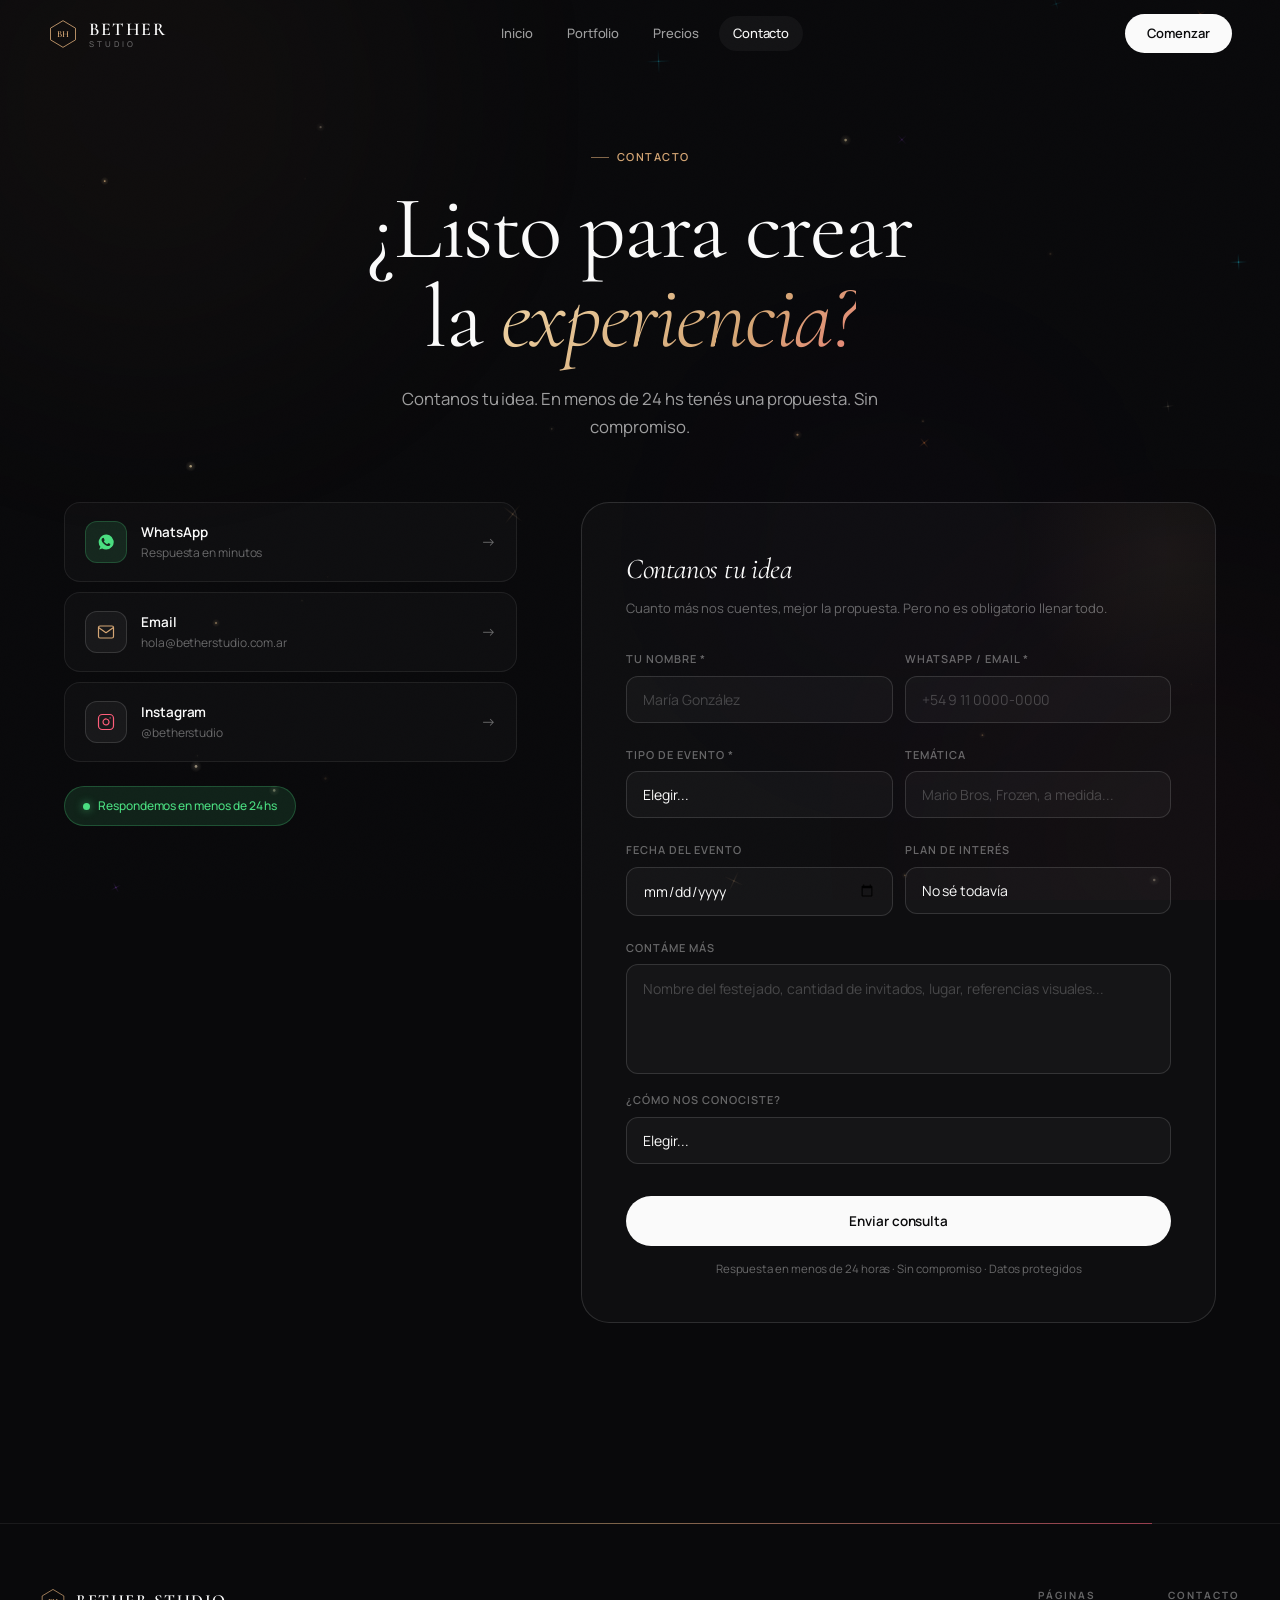
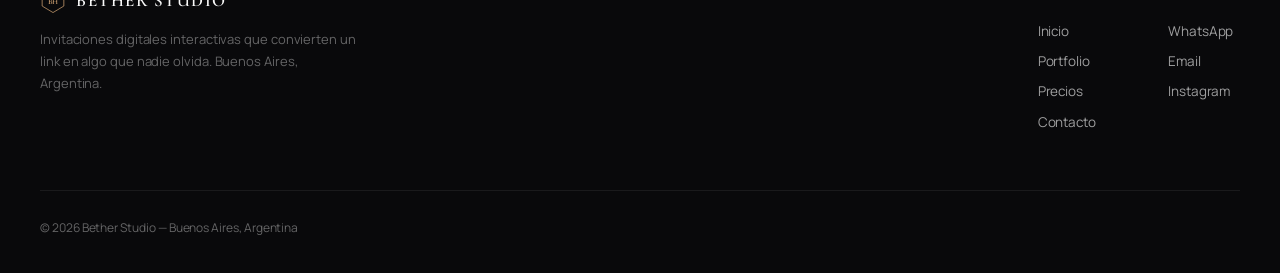
<file: contacto.html>
<!DOCTYPE html>
<html lang="es">
<head>
<meta charset="UTF-8"/>
<meta name="viewport" content="width=device-width,initial-scale=1.0"/>
<title>Contacto — Bether Studio</title>
<link rel="preconnect" href="https://fonts.googleapis.com"/>
<link rel="preconnect" href="https://fonts.gstatic.com" crossorigin/>
<link href="https://fonts.googleapis.com/css2?family=Cormorant+Garamond:ital,wght@0,300;0,400;0,500;0,600;1,300;1,400&family=Manrope:wght@300;400;500;600;700&display=swap" rel="stylesheet"/>
<link rel="stylesheet" href="shared.css"/>
<style>
.contact-grid{display:grid;grid-template-columns:1fr 1.4fr;gap:64px;align-items:start;max-width:var(--max-w);margin:0 auto;padding:0 24px 80px}
.contact-left{position:sticky;top:100px}

.cms{display:flex;flex-direction:column;gap:10px;margin-bottom:24px}
.cm{display:flex;align-items:center;gap:14px;background:var(--surface);border:1px solid var(--border);border-radius:var(--r-md);padding:18px 20px;text-decoration:none;color:var(--text);transition:all .25s var(--ease);position:relative}
.cm:hover{background:var(--surface-2);border-color:var(--border-2);transform:translateX(4px)}
.cm-icon{width:42px;height:42px;border-radius:12px;display:flex;align-items:center;justify-content:center;flex-shrink:0;background:var(--surface-2);border:1px solid var(--border-2)}
.cm-icon svg{width:18px;height:18px;stroke-width:1.6}
.cm:nth-child(1) .cm-icon{color:var(--green);background:var(--green-soft);border-color:rgba(74,222,128,.22)}
.cm:nth-child(2) .cm-icon{color:var(--gold)}
.cm:nth-child(3) .cm-icon{color:var(--coral)}
.cm-name{font-size:13.5px;font-weight:600;color:var(--text);margin-bottom:2px;letter-spacing:-.005em}
.cm-sub{font-size:12px;color:var(--text-3);font-weight:400}
.cm-arrow{margin-left:auto;font-size:15px;color:var(--text-3);transition:transform .25s,color .25s}
.cm:hover .cm-arrow{transform:translateX(4px);color:var(--gold)}

.resp-badge{display:inline-flex;align-items:center;gap:8px;background:var(--green-soft);border:1px solid rgba(74,222,128,.25);padding:10px 18px;border-radius:99px;font-size:12px;color:var(--green);font-weight:500;letter-spacing:-.005em}
.resp-dot{width:7px;height:7px;border-radius:50%;background:var(--green);box-shadow:0 0 8px rgba(74,222,128,.6);flex-shrink:0;animation:livePulse 2s ease infinite}
@keyframes livePulse{0%,100%{box-shadow:0 0 6px rgba(74,222,128,.5)}50%{box-shadow:0 0 14px rgba(74,222,128,.9)}}

.cform{background:var(--surface);border:1px solid var(--border-2);border-radius:var(--r-xl);padding:44px;position:relative;overflow:hidden}
.cform::before{content:"";position:absolute;top:-100px;right:-100px;width:300px;height:300px;border-radius:50%;background:radial-gradient(circle,rgba(212,165,116,.06),transparent 70%);pointer-events:none}
.form-title{font-family:'Cormorant Garamond',serif;font-size:1.8rem;font-weight:400;font-style:italic;margin-bottom:8px;color:var(--text);letter-spacing:-.02em;position:relative}
.form-sub{font-size:13px;color:var(--text-3);margin-bottom:32px;line-height:1.6;position:relative}

.f-row{display:grid;grid-template-columns:1fr 1fr;gap:12px;margin-bottom:12px;position:relative}
.fg{margin-bottom:12px;position:relative}
.fg label{display:block;font-size:11px;font-weight:600;color:var(--text-3);letter-spacing:1px;text-transform:uppercase;margin-bottom:8px}
.fg input,.fg textarea,.fg select{width:100%;padding:13px 16px;background:rgba(255,255,255,.03);border:1px solid var(--border-2);border-radius:12px;font-size:14px;color:var(--text);font-family:inherit;font-weight:400;outline:none;transition:border-color .25s,background .25s,box-shadow .25s;-webkit-appearance:none;resize:none;letter-spacing:-.005em}
.fg input:hover,.fg textarea:hover,.fg select:hover{border-color:var(--border-3);background:rgba(255,255,255,.045)}
.fg input:focus,.fg textarea:focus,.fg select:focus{border-color:var(--gold);background:rgba(255,255,255,.05);box-shadow:0 0 0 3px rgba(212,165,116,.12)}
.fg input::placeholder,.fg textarea::placeholder{color:var(--text-4)}
.fg select{cursor:pointer}
.fg select option{background:var(--bg2);color:var(--text)}
.fg textarea{min-height:110px;line-height:1.55}

.form-status{display:none;align-items:center;justify-content:center;gap:10px;padding:14px;border-radius:12px;margin-top:14px;font-size:13px;font-weight:500;letter-spacing:-.005em}
.form-status.success{display:flex;background:var(--green-soft);border:1px solid rgba(74,222,128,.28);color:var(--green)}
.form-status.error{display:flex;background:rgba(255,93,122,.08);border:1px solid rgba(255,93,122,.25);color:var(--coral)}
.form-status.loading{display:flex;background:var(--surface);border:1px solid var(--border-2);color:var(--text-2)}

.btn-send{width:100%;margin-top:20px;padding:16px;border-radius:99px;background:var(--text);color:var(--bg);border:none;font-size:13.5px;font-weight:600;cursor:pointer;font-family:inherit;transition:all .25s var(--ease);position:relative;letter-spacing:-.005em}
.btn-send:hover{transform:translateY(-2px);box-shadow:0 14px 36px rgba(255,255,255,.2)}
.btn-send:disabled{opacity:.5;cursor:not-allowed;transform:none !important;box-shadow:none}

.f-note{font-size:11.5px;color:var(--text-3);text-align:center;margin-top:14px;font-weight:400;line-height:1.6}

@media(max-width:900px){
  .contact-grid{grid-template-columns:1fr;gap:36px}
  .contact-left{position:relative;top:auto}
}
@media(max-width:680px){
  .cform{padding:28px 22px}
  .f-row{grid-template-columns:1fr}
}
</style>
</head>
<body>

<nav id="nav">
  <a href="index.html" class="nav-logo">
    <svg class="logo-svg-el" viewBox="0 0 36 36" fill="none">
      <path d="M18 2 L33 11 L33 25 L18 34 L3 25 L3 11 Z" stroke="url(#lg1)" stroke-width="1" fill="none" stroke-linejoin="round"/>
      <text x="18" y="22" text-anchor="middle" font-family="Cormorant Garamond,serif" font-size="11" font-weight="600" fill="url(#lg1)">BH</text>
      <defs><linearGradient id="lg1" x1="3" y1="2" x2="33" y2="34"><stop offset="0%" stop-color="#d4a574"/><stop offset="100%" stop-color="#e6c08a"/></linearGradient></defs>
    </svg>
    <div class="logo-wm"><span class="logo-name">Bether</span><span class="logo-sub">Studio</span></div>
  </a>
  <ul class="nav-links">
    <li><a href="index.html">Inicio</a></li>
    <li><a href="portfolio.html">Portfolio</a></li>
    <li><a href="precios.html">Precios</a></li>
    <li><a href="contacto.html" class="active">Contacto</a></li>
  </ul>
  <a href="contacto.html" class="nav-cta">Comenzar</a>
  <button class="mt" id="mt" aria-label="Menu"><span></span><span></span><span></span></button>
</nav>
<div class="mmenu" id="mm">
  <button class="mclose" id="mc" aria-label="Cerrar">✕</button>
  <a href="index.html">Inicio</a>
  <a href="portfolio.html">Portfolio</a>
  <a href="precios.html">Precios</a>
  <a href="contacto.html">Contacto</a>
</div>
<div class="sb" id="sb"></div>

<div class="ph">
  <div class="sec-tag reveal" style="justify-content:center">Contacto</div>
  <h1 class="reveal">¿Listo para crear<br>la <em>experiencia?</em></h1>
  <p class="reveal">Contanos tu idea. En menos de 24 hs tenés una propuesta. Sin compromiso.</p>
</div>

<div class="contact-grid">

  <div class="contact-left reveal">
    <div class="cms">
      <a href="https://wa.me/5491137028226" class="cm" target="_blank" rel="noopener">
        <div class="cm-icon">
          <svg viewBox="0 0 24 24" fill="currentColor"><path d="M17.5 14.4c-.3-.1-1.7-.8-2-.9-.3-.1-.5-.1-.7.1-.2.3-.7.9-.9 1.1-.2.2-.3.2-.6.1-1.7-.9-2.9-1.6-4-3.5-.3-.5.3-.5.8-1.6.1-.2 0-.3 0-.5 0-.1-.7-1.6-.9-2.2-.2-.6-.5-.5-.7-.5h-.6c-.2 0-.5.1-.8.4-.3.3-1 1-1 2.4 0 1.4 1 2.8 1.2 3 .1.2 2 3 4.8 4.3 1.8.8 2.5.8 3.4.7.5-.1 1.7-.7 2-1.4.2-.7.2-1.2.2-1.4-.1-.1-.3-.2-.6-.3M12 22a10 10 0 0 1-5.2-1.5L3 22l1.5-3.7A10 10 0 1 1 12 22Z"/></svg>
        </div>
        <div>
          <div class="cm-name">WhatsApp</div>
          <div class="cm-sub">Respuesta en minutos</div>
        </div>
        <span class="cm-arrow">→</span>
      </a>
      <a href="mailto:hola@betherstudio.com.ar" class="cm">
        <div class="cm-icon">
          <svg viewBox="0 0 24 24" fill="none" stroke="currentColor" stroke-linecap="round" stroke-linejoin="round"><path d="M4 4h16c1.1 0 2 .9 2 2v12c0 1.1-.9 2-2 2H4c-1.1 0-2-.9-2-2V6c0-1.1.9-2 2-2z"/><polyline points="22,6 12,13 2,6"/></svg>
        </div>
        <div>
          <div class="cm-name">Email</div>
          <div class="cm-sub">hola@betherstudio.com.ar</div>
        </div>
        <span class="cm-arrow">→</span>
      </a>
      <a href="https://instagram.com/betherstudio" class="cm" target="_blank" rel="noopener">
        <div class="cm-icon">
          <svg viewBox="0 0 24 24" fill="none" stroke="currentColor" stroke-linecap="round" stroke-linejoin="round"><rect x="2" y="2" width="20" height="20" rx="5"/><path d="M16 11.37A4 4 0 1 1 12.63 8 4 4 0 0 1 16 11.37z"/><line x1="17.5" y1="6.5" x2="17.51" y2="6.5"/></svg>
        </div>
        <div>
          <div class="cm-name">Instagram</div>
          <div class="cm-sub">@betherstudio</div>
        </div>
        <span class="cm-arrow">→</span>
      </a>
    </div>
    <div class="resp-badge"><span class="resp-dot"></span>Respondemos en menos de 24 hs</div>
  </div>

  <div class="cform reveal d1">
    <div class="form-title">Contanos tu idea</div>
    <p class="form-sub">Cuanto más nos cuentes, mejor la propuesta. Pero no es obligatorio llenar todo.</p>
    <form id="cForm">
      <div class="f-row">
        <div class="fg"><label>Tu nombre *</label><input type="text" name="nombre" placeholder="María González" required/></div>
        <div class="fg"><label>WhatsApp / Email *</label><input type="text" name="contacto" placeholder="+54 9 11 0000-0000" required/></div>
      </div>
      <div class="f-row">
        <div class="fg">
          <label>Tipo de evento *</label>
          <select name="tipo_evento" required>
            <option value="">Elegir...</option>
            <option value="cumple_infantil">Cumpleaños infantil</option>
            <option value="casamiento">Casamiento</option>
            <option value="quinceanera">Quinceañera</option>
            <option value="bautismo">Bautismo</option>
            <option value="graduacion">Graduación</option>
            <option value="otro">Otro</option>
          </select>
        </div>
        <div class="fg"><label>Temática</label><input type="text" name="tematica" placeholder="Mario Bros, Frozen, a medida..."/></div>
      </div>
      <div class="f-row">
        <div class="fg"><label>Fecha del evento</label><input type="date" name="fecha_evento"/></div>
        <div class="fg">
          <label>Plan de interés</label>
          <select name="plan">
            <option value="">No sé todavía</option>
            <option value="basico">Básico</option>
            <option value="premium">Premium</option>
            <option value="elite">Elite</option>
            <option value="medida">A medida</option>
          </select>
        </div>
      </div>
      <div class="fg">
        <label>Contáme más</label>
        <textarea name="mensaje" placeholder="Nombre del festejado, cantidad de invitados, lugar, referencias visuales..."></textarea>
      </div>
      <div class="fg">
        <label>¿Cómo nos conociste?</label>
        <select name="fuente">
          <option value="">Elegir...</option>
          <option value="instagram">Instagram</option>
          <option value="recomendacion">Recomendación</option>
          <option value="google">Google</option>
          <option value="whatsapp">WhatsApp</option>
          <option value="otro">Otro</option>
        </select>
      </div>
      <button type="submit" class="btn-send" id="fBtn">Enviar consulta</button>
      <div class="form-status" id="fStatus"></div>
      <p class="f-note">Respuesta en menos de 24 horas · Sin compromiso · Datos protegidos</p>
    </form>
  </div>

</div>

<footer>
  <div class="foot-inner">
    <div class="foot-top">
      <div class="foot-brand">
        <div class="foot-brand-logo">
          <svg width="26" height="26" viewBox="0 0 36 36" fill="none">
            <path d="M18 2 L33 11 L33 25 L18 34 L3 25 L3 11 Z" stroke="url(#fg2)" stroke-width="1" fill="none"/>
            <text x="18" y="22" text-anchor="middle" font-family="Cormorant Garamond,serif" font-size="11" font-weight="600" fill="url(#fg2)">BH</text>
            <defs><linearGradient id="fg2" x1="3" y1="2" x2="33" y2="34"><stop offset="0%" stop-color="#d4a574"/><stop offset="100%" stop-color="#e6c08a"/></linearGradient></defs>
          </svg>
          <span class="foot-brand-name">Bether Studio</span>
        </div>
        <p class="foot-desc">Invitaciones digitales interactivas que convierten un link en algo que nadie olvida. Buenos Aires, Argentina.</p>
      </div>
      <div class="foot-cols">
        <div class="foot-col">
          <h4>Páginas</h4>
          <a href="index.html">Inicio</a>
          <a href="portfolio.html">Portfolio</a>
          <a href="precios.html">Precios</a>
          <a href="contacto.html">Contacto</a>
        </div>
        <div class="foot-col">
          <h4>Contacto</h4>
          <a href="https://wa.me/5491137028226" target="_blank" rel="noopener">WhatsApp</a>
          <a href="mailto:hola@betherstudio.com.ar">Email</a>
          <a href="https://instagram.com/betherstudio" target="_blank" rel="noopener">Instagram</a>
        </div>
      </div>
    </div>
    <div class="foot-bottom">
      <span class="foot-copy">© 2026 Bether Studio — Buenos Aires, Argentina</span>
      
    </div>
  </div>
</footer>

<button class="back-top" id="bt" aria-label="Volver arriba">
  <svg width="14" height="14" viewBox="0 0 24 24" fill="none" stroke="currentColor" stroke-width="2" stroke-linecap="round" stroke-linejoin="round"><line x1="12" y1="19" x2="12" y2="5"/><polyline points="5 12 12 5 19 12"/></svg>
</button>

<script src="shared.js"></script>
<script>
/* ─── FORM SUBMISSION ─── */
const WA_NUMBER = '541137028226';
const EMAIL_TO  = 'betianahernan@gmail.com';

document.getElementById('cForm').addEventListener('submit', function(e){
  e.preventDefault();
  const btn=document.getElementById('fBtn'), status=document.getElementById('fStatus'), form=this;

  const nombre   = form.nombre.value.trim();
  const contacto = form.contacto.value.trim();
  const tipo     = form.tipo_evento.options[form.tipo_evento.selectedIndex].text;
  const tematica = form.tematica.value.trim() || 'No especificada';
  const fecha    = form.fecha_evento.value || 'No especificada';
  const plan     = form.plan.options[form.plan.selectedIndex].text;
  const mensaje  = form.mensaje.value.trim() || 'Sin mensaje adicional';
  const fuente   = form.fuente.options[form.fuente.selectedIndex].text;

  btn.disabled=true;
  btn.textContent='Enviando...';
  status.className='form-status loading';
  status.textContent='Preparando notificaciones...';

  const waText = encodeURIComponent(
    `🌟 *Nueva consulta — Bether Studio*\n\n` +
    `👤 *Nombre:* ${nombre}\n` +
    `📱 *Contacto:* ${contacto}\n` +
    `🎉 *Evento:* ${tipo}\n` +
    `✨ *Temática:* ${tematica}\n` +
    `📅 *Fecha:* ${fecha}\n` +
    `💎 *Plan:* ${plan}\n` +
    `💬 *Mensaje:* ${mensaje}\n` +
    `📍 *Fuente:* ${fuente}`
  );
  const waUrl = `https://wa.me/${WA_NUMBER}?text=${waText}`;

  const emailSubject = encodeURIComponent(`Nueva consulta de ${nombre} — Bether Studio`);
  const emailBody = encodeURIComponent(
    `Nueva consulta recibida desde el sitio web:\n\n` +
    `Nombre: ${nombre}\n` +
    `Contacto: ${contacto}\n` +
    `Tipo de evento: ${tipo}\n` +
    `Temática: ${tematica}\n` +
    `Fecha del evento: ${fecha}\n` +
    `Plan de interés: ${plan}\n` +
    `Mensaje: ${mensaje}\n` +
    `Cómo nos conoció: ${fuente}\n\n` +
    `Enviado desde betherstudio.com`
  );
  const mailUrl = `mailto:${EMAIL_TO}?subject=${emailSubject}&body=${emailBody}`;

  setTimeout(()=>{
    window.open(waUrl,'_blank');
    setTimeout(()=>{ window.location.href=mailUrl; },800);
    status.className='form-status success';
    status.textContent='¡Consulta enviada! Te respondemos en menos de 24 hs.';
    btn.textContent='Enviado ✓';
    btn.style.background='linear-gradient(135deg,#3a8a50,#4ade80)';
    btn.style.color='#fff';
    form.reset();
  },600);
});
</script>
</body>
</html>
</file>
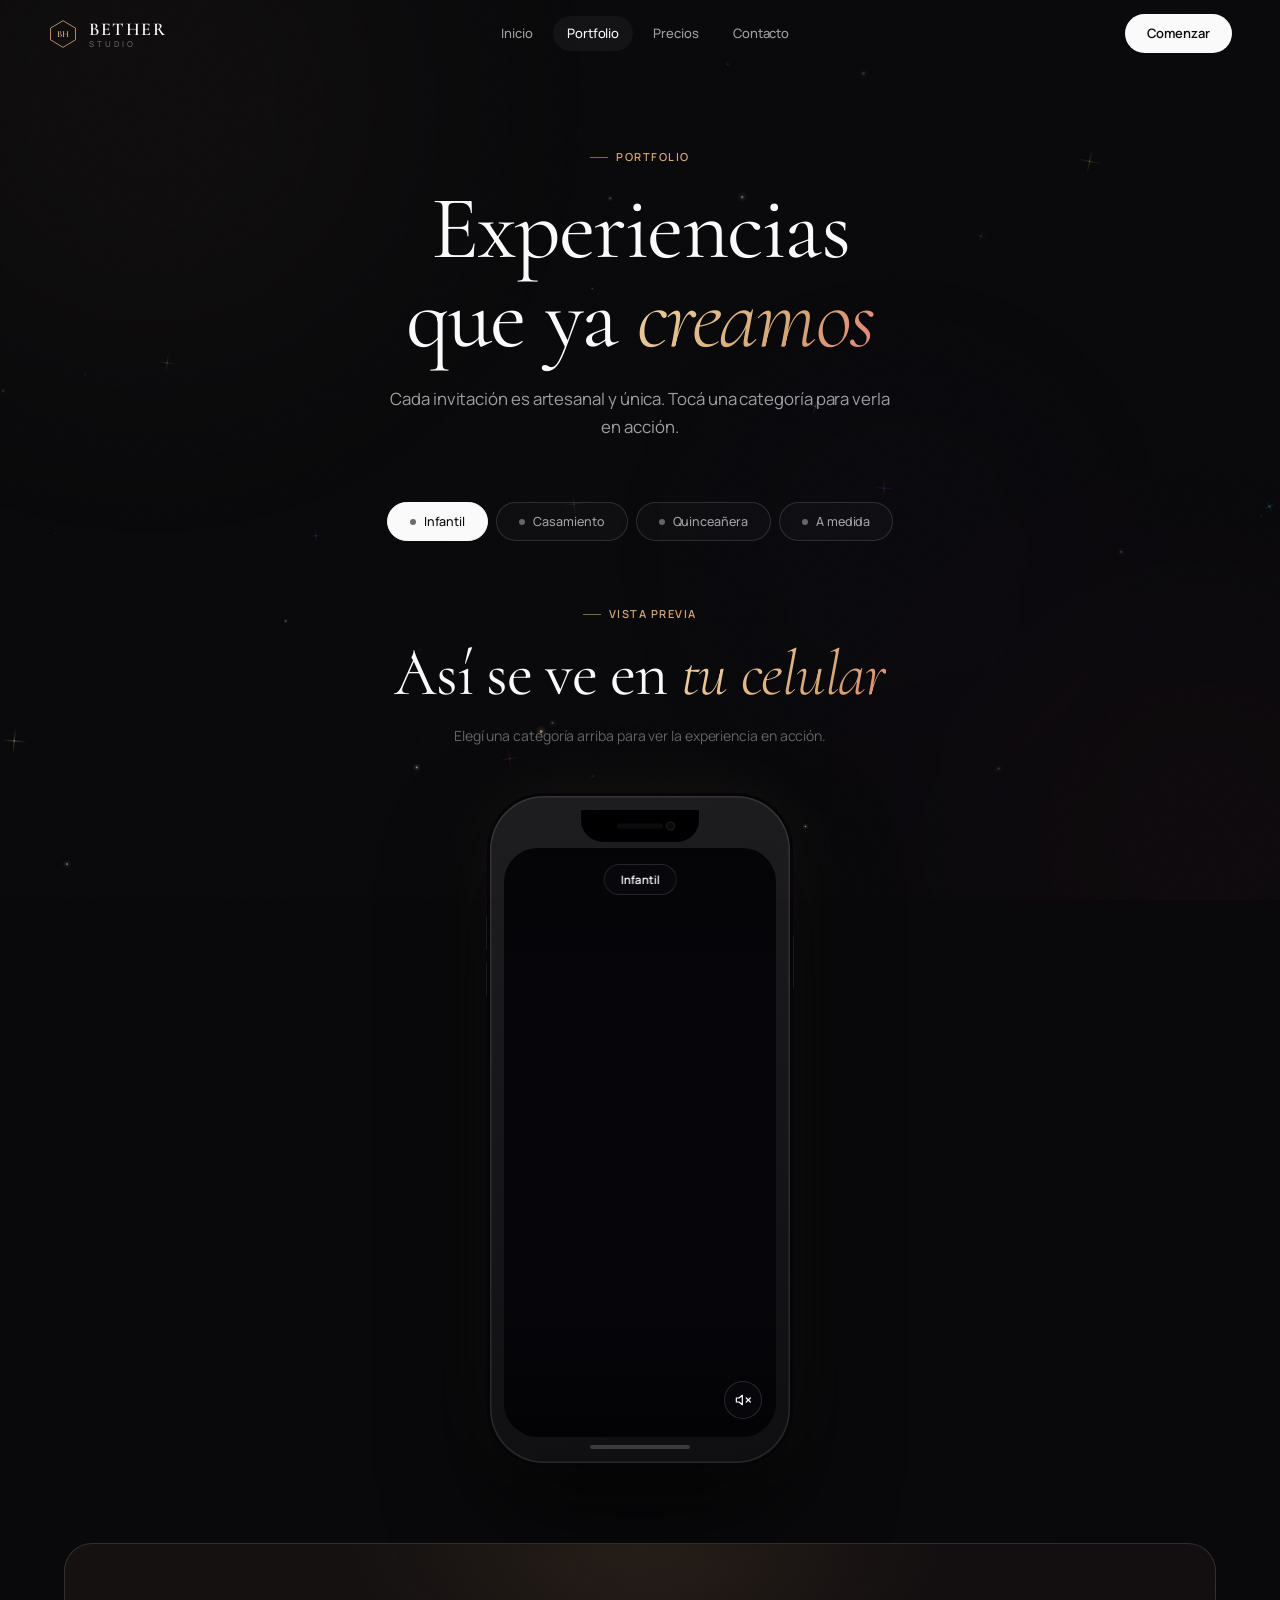
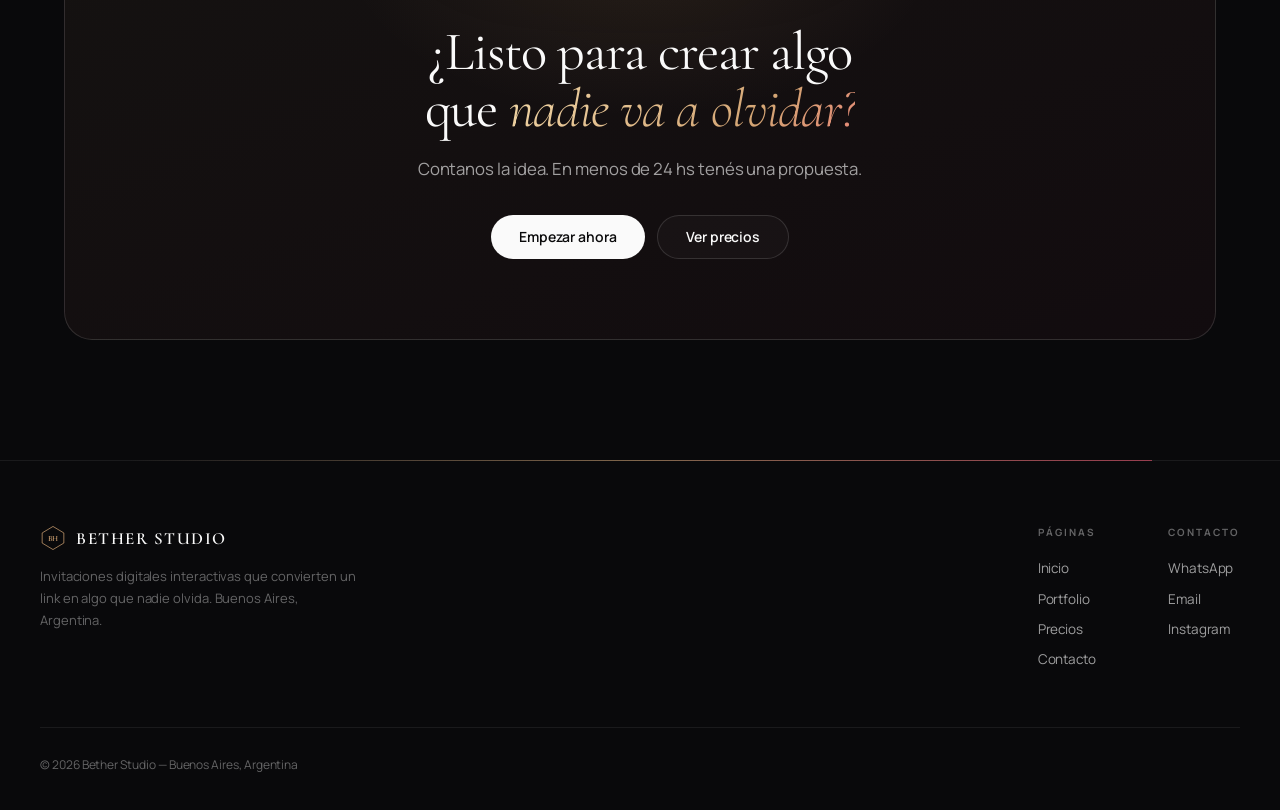
<file: portfolio.html>
<!DOCTYPE html>
<html lang="es">
<head>
<meta charset="UTF-8"/>
<meta name="viewport" content="width=device-width,initial-scale=1.0"/>
<title>Portfolio — Bether Studio</title>
<link rel="preconnect" href="https://fonts.googleapis.com"/>
<link rel="preconnect" href="https://fonts.gstatic.com" crossorigin/>
<link href="https://fonts.googleapis.com/css2?family=Cormorant+Garamond:ital,wght@0,300;0,400;0,500;0,600;1,300;1,400&family=Manrope:wght@300;400;500;600;700&display=swap" rel="stylesheet"/>
<link rel="stylesheet" href="shared.css"/>
<style>
/* ═══ FILTER BAR ═══ */
.filter-bar{display:flex;gap:8px;justify-content:center;flex-wrap:wrap;padding:0 24px 56px;max-width:var(--max-w);margin:0 auto}
.fb{background:var(--surface);border:1px solid var(--border-2);color:var(--text-2);padding:10px 22px;border-radius:99px;font-size:12.5px;font-weight:500;cursor:pointer;font-family:inherit;letter-spacing:-.005em;transition:all .25s var(--ease);display:inline-flex;align-items:center;gap:8px}
.fb:hover{background:var(--surface-2);border-color:var(--border-3);color:var(--text);transform:translateY(-1px)}
.fb.active{background:var(--text);color:var(--bg);border-color:var(--text)}
.fb-dot{width:6px;height:6px;border-radius:50%;background:currentColor;opacity:.6}

/* ═══ PHONE MOCKUP ═══ */
.phone-section{display:flex;flex-direction:column;align-items:center;gap:48px;padding:0 24px 80px;max-width:860px;margin:0 auto}
.phone-header{text-align:center;max-width:560px}
.pl-sub{font-size:14px;color:var(--text-3);line-height:1.7;margin-top:8px}

.phone-wrap{position:relative;flex-shrink:0}
.phone-side-btn{position:absolute;background:rgba(255,255,255,.12);border-radius:3px}
.phone-vol-up{width:3px;height:34px;left:-4px;top:120px}
.phone-vol-down{width:3px;height:34px;left:-4px;top:166px}
.phone-power{width:3px;height:52px;right:-4px;top:140px}

.phone-frame{
  width:300px;
  background:linear-gradient(165deg,#1d1d20,#0f0f12);
  border-radius:54px;padding:14px;
  box-shadow:
    inset 0 0 0 1.5px rgba(255,255,255,.10),
    0 0 0 3px #050507,
    0 50px 100px rgba(0,0,0,.7),
    0 0 80px rgba(212,165,116,.08);
  position:relative;
  transition:transform .35s var(--ease);
}
.phone-frame:hover{transform:translateY(-6px) scale(1.01)}
.phone-notch{width:118px;height:32px;background:#000;border-radius:0 0 22px 22px;margin:0 auto 6px;position:relative}
.phone-notch::before{content:"";position:absolute;left:50%;top:50%;transform:translate(-50%,-50%);width:46px;height:5px;background:#0a0a0c;border-radius:99px}
.phone-notch::after{content:"";position:absolute;right:24px;top:50%;transform:translateY(-50%);width:9px;height:9px;border-radius:50%;background:#0a0a0c;border:1.2px solid rgba(255,255,255,.08)}
.phone-screen{background:#06060a;border-radius:34px;overflow:hidden;aspect-ratio:9/19.5;position:relative}
.phone-home-bar{width:100px;height:4px;background:rgba(255,255,255,.18);border-radius:99px;margin:8px auto 0}

.phone-placeholder{position:absolute;inset:0;display:flex;flex-direction:column;align-items:center;justify-content:center;gap:18px;z-index:2;background:radial-gradient(ellipse at center,#1a1a22,#0a0a0c);transition:opacity .45s var(--ease)}
.phone-placeholder.hidden{opacity:0;pointer-events:none}
.pp-glyph{width:54px;height:54px;border-radius:18px;background:linear-gradient(135deg,var(--gold),var(--gold-2));display:flex;align-items:center;justify-content:center;font-family:'Cormorant Garamond',serif;font-size:24px;font-weight:600;color:#1a0f00;box-shadow:0 12px 30px rgba(212,165,116,.3)}
.pp-text{font-size:13px;color:var(--text-2);text-align:center;line-height:1.6;font-weight:500;padding:0 20px;letter-spacing:-.005em}
.pp-arrows{font-size:20px;color:var(--gold);opacity:.4;animation:ppPulse 2s ease-in-out infinite}
@keyframes ppPulse{0%,100%{opacity:.3;transform:translateY(0)}50%{opacity:.85;transform:translateY(-4px)}}

.phone-video{position:absolute;inset:0;width:100%;height:100%;object-fit:cover;display:none;z-index:1}
.phone-video.active{display:block}

.phone-overlay{position:absolute;inset:0;z-index:3;pointer-events:none;display:none;background:linear-gradient(180deg,rgba(0,0,0,.45) 0%,transparent 22%,transparent 78%,rgba(0,0,0,.5) 100%)}
.phone-overlay.active{display:block;pointer-events:all}
.phone-cat-badge{position:absolute;top:16px;left:50%;transform:translateX(-50%);background:rgba(10,10,15,.65);border:1px solid rgba(255,255,255,.12);backdrop-filter:blur(14px);padding:6px 16px;border-radius:99px;font-size:11.5px;font-weight:600;color:#fff;letter-spacing:-.005em;white-space:nowrap}
.phone-sound-btn{position:absolute;bottom:18px;right:14px;width:38px;height:38px;border-radius:50%;background:rgba(10,10,15,.6);border:1px solid rgba(255,255,255,.14);backdrop-filter:blur(14px);display:flex;align-items:center;justify-content:center;cursor:pointer;color:#fff;transition:background .2s,transform .2s}
.phone-sound-btn:hover{background:rgba(20,20,25,.85);transform:scale(1.08)}
.phone-sound-btn svg{width:16px;height:16px;stroke-width:1.8}

/* ═══ PORTFOLIO GRID ═══ */
.port-grid{display:grid;grid-template-columns:repeat(12,1fr);gap:16px;max-width:var(--max-w);margin:0 auto;padding:0 24px 80px}
.pc{border-radius:var(--r-lg);overflow:hidden;background:var(--surface);border:1px solid var(--border);transition:transform .4s var(--ease),border-color .25s,box-shadow .4s;cursor:pointer;display:flex;flex-direction:column}
.pc:hover{border-color:var(--border-2);box-shadow:var(--shadow-3);transform:translateY(-6px)}
.pc-wide{grid-column:span 8}
.pc-tall{grid-column:span 4}
.pc-third{grid-column:span 4}
.pc-visual{position:relative;overflow:hidden;display:flex;align-items:center;justify-content:center;flex:1}
.pc-wide .pc-visual,.pc-tall .pc-visual{height:300px}
.pc-third .pc-visual{height:240px}
.pc-glyph{font-family:'Cormorant Garamond',serif;font-size:3.6rem;font-weight:500;letter-spacing:-.02em;transition:transform .55s var(--ease);position:relative;z-index:1;color:rgba(255,255,255,.95);text-shadow:0 4px 28px rgba(0,0,0,.4)}
.pc:hover .pc-glyph{transform:scale(1.08) translateY(-4px)}
.pc-badge{position:absolute;top:16px;left:16px;background:rgba(10,10,15,.72);border:1px solid rgba(255,255,255,.14);padding:5px 12px;border-radius:99px;font-size:10px;font-weight:700;letter-spacing:1.5px;color:#fff;text-transform:uppercase;backdrop-filter:blur(12px);z-index:2}
.pc-info{padding:24px 26px;border-top:1px solid var(--border)}
.pc-tag{font-size:10px;font-weight:700;letter-spacing:1.8px;text-transform:uppercase;margin-bottom:10px;display:block;color:var(--gold)}
.pc-name{font-family:'Cormorant Garamond',serif;font-size:1.4rem;font-weight:500;margin-bottom:8px;color:var(--text);letter-spacing:-.015em;line-height:1.15}
.pc-desc{font-size:12.5px;color:var(--text-3);line-height:1.65;font-weight:400}
.pc-pills{display:flex;gap:6px;flex-wrap:wrap;margin-top:14px}
.pill{font-size:10px;font-weight:500;padding:4px 10px;border-radius:99px;background:var(--surface-2);border:1px solid var(--border);color:var(--text-2);letter-spacing:.2px}
.pc-cta{display:inline-flex;align-items:center;gap:6px;margin-top:14px;font-size:11px;font-weight:700;letter-spacing:1.5px;text-transform:uppercase;color:var(--text-2);transition:gap .25s,color .25s}
.pc:hover .pc-cta{gap:10px;color:var(--gold)}

/* MODAL */
.modal-ov{position:fixed;inset:0;background:rgba(5,5,7,.82);backdrop-filter:blur(24px);z-index:8000;display:none;align-items:center;justify-content:center;padding:24px}
.modal-ov.open{display:flex}
.modal{background:var(--bg3);border:1px solid var(--border-2);border-radius:var(--r-xl);max-width:880px;width:100%;max-height:90vh;overflow-y:auto;position:relative;animation:mIn .45s var(--ease)}
@keyframes mIn{from{opacity:0;transform:scale(.96) translateY(20px)}to{opacity:1;transform:scale(1) translateY(0)}}
.modal-close{position:absolute;top:18px;right:18px;width:38px;height:38px;border-radius:50%;background:rgba(255,255,255,.06);border:1px solid var(--border-2);color:var(--text);font-size:16px;cursor:pointer;display:flex;align-items:center;justify-content:center;transition:all .2s;z-index:2;backdrop-filter:blur(10px)}
.modal-close:hover{background:rgba(255,255,255,.12);border-color:var(--border-3);transform:scale(1.08)}
.modal-vis{height:280px;display:flex;align-items:center;justify-content:center;border-radius:var(--r-xl) var(--r-xl) 0 0;position:relative;overflow:hidden}
.modal-vis-glyph{font-family:'Cormorant Garamond',serif;font-size:5rem;font-weight:500;color:#fff;letter-spacing:-.02em;text-shadow:0 6px 40px rgba(0,0,0,.4);z-index:2;position:relative}
.modal-body{padding:36px 40px 40px}
.modal-tag{font-size:10px;font-weight:700;letter-spacing:1.8px;text-transform:uppercase;color:var(--gold);margin-bottom:10px;display:block}
.modal-title{font-family:'Cormorant Garamond',serif;font-size:2.2rem;font-weight:500;letter-spacing:-.02em;margin-bottom:14px;line-height:1.1}
.modal-desc{font-size:14.5px;color:var(--text-2);line-height:1.7;margin-bottom:28px;font-weight:400}
.modal-feats{display:grid;grid-template-columns:1fr 1fr;gap:8px;margin-bottom:30px}
.mf{display:flex;align-items:center;gap:12px;font-size:13px;color:var(--text-2);padding:12px 16px;background:var(--surface);border:1px solid var(--border);border-radius:var(--r-md);font-weight:500}
.mf-i{width:24px;height:24px;border-radius:8px;background:var(--tint-gold);color:var(--gold);display:flex;align-items:center;justify-content:center;flex-shrink:0}
.mf-i svg{width:14px;height:14px}
.modal-acts{display:flex;gap:12px;flex-wrap:wrap}

@media(max-width:960px){
  .pc-wide,.pc-tall{grid-column:span 6}
  .pc-third{grid-column:span 6}
  .modal-feats{grid-template-columns:1fr}
}
@media(max-width:680px){
  .pc-wide,.pc-tall,.pc-third{grid-column:span 12}
  .phone-frame{width:280px}
  .modal-body{padding:24px 22px}
}
</style>
</head>
<body>

<nav id="nav">
  <a href="index.html" class="nav-logo">
    <svg class="logo-svg-el" viewBox="0 0 36 36" fill="none">
      <path d="M18 2 L33 11 L33 25 L18 34 L3 25 L3 11 Z" stroke="url(#lg1)" stroke-width="1" fill="none" stroke-linejoin="round"/>
      <text x="18" y="22" text-anchor="middle" font-family="Cormorant Garamond,serif" font-size="11" font-weight="600" fill="url(#lg1)">BH</text>
      <defs><linearGradient id="lg1" x1="3" y1="2" x2="33" y2="34"><stop offset="0%" stop-color="#d4a574"/><stop offset="100%" stop-color="#e6c08a"/></linearGradient></defs>
    </svg>
    <div class="logo-wm"><span class="logo-name">Bether</span><span class="logo-sub">Studio</span></div>
  </a>
  <ul class="nav-links">
    <li><a href="index.html">Inicio</a></li>
    <li><a href="portfolio.html" class="active">Portfolio</a></li>
    <li><a href="precios.html">Precios</a></li>
    <li><a href="contacto.html">Contacto</a></li>
  </ul>
  <a href="contacto.html" class="nav-cta">Comenzar</a>
  <button class="mt" id="mt" aria-label="Menu"><span></span><span></span><span></span></button>
</nav>
<div class="mmenu" id="mm">
  <button class="mclose" id="mc" aria-label="Cerrar">✕</button>
  <a href="index.html">Inicio</a>
  <a href="portfolio.html">Portfolio</a>
  <a href="precios.html">Precios</a>
  <a href="contacto.html">Contacto</a>
</div>
<div class="sb" id="sb"></div>

<!-- PAGE HEADER -->
<div class="ph">
  <div class="sec-tag reveal" style="justify-content:center">Portfolio</div>
  <h1 class="reveal">Experiencias<br>que ya <em>creamos</em></h1>
  <p class="reveal">Cada invitación es artesanal y única. Tocá una categoría para verla en acción.</p>
</div>

<!-- FILTER BAR -->
<div class="filter-bar">
  <button class="fb active" data-f="infantil"><span class="fb-dot"></span>Infantil</button>
  <button class="fb" data-f="casamiento"><span class="fb-dot"></span>Casamiento</button>
  <button class="fb" data-f="quinceanera"><span class="fb-dot"></span>Quinceañera</button>
  <button class="fb" data-f="medida"><span class="fb-dot"></span>A medida</button>
</div>

<!-- PHONE MOCKUP -->
<div class="phone-section">
  <div class="phone-header">
    <div class="sec-tag" style="justify-content:center">Vista previa</div>
    <h2 class="sec-title">Así se ve en <em>tu celular</em></h2>
    <p class="pl-sub">Elegí una categoría arriba para ver la experiencia en acción.</p>
  </div>
  <div class="phone-wrap">
    <div class="phone-side-btn phone-vol-up"></div>
    <div class="phone-side-btn phone-vol-down"></div>
    <div class="phone-side-btn phone-power"></div>
    <div class="phone-frame">
      <div class="phone-notch"></div>
      <div class="phone-screen">
        <div class="phone-placeholder" id="phonePlaceholder">
          <div class="pp-glyph">B</div>
          <div class="pp-text">Tocá una categoría<br>para ver la experiencia</div>
          <div class="pp-arrows">↑</div>
        </div>
        <video class="phone-video" id="vid-infantil" loop playsinline muted
          src="https://r2.betherstudio.com/previews/infantil.mp4"
          poster="https://r2.betherstudio.com/previews/infantil-poster.jpg"></video>
        <video class="phone-video" id="vid-casamiento" loop playsinline muted
          src="https://r2.betherstudio.com/previews/casamiento.mp4"
          poster="https://r2.betherstudio.com/previews/casamiento-poster.jpg"></video>
        <video class="phone-video" id="vid-quinceanera" loop playsinline muted
          src="https://r2.betherstudio.com/previews/quinceanera.mp4"
          poster="https://r2.betherstudio.com/previews/quinceanera-poster.jpg"></video>
        <video class="phone-video" id="vid-medida" loop playsinline muted
          src="https://r2.betherstudio.com/previews/medida.mp4"
          poster="https://r2.betherstudio.com/previews/medida-poster.jpg"></video>
        <div class="phone-overlay" id="phoneOverlay">
          <div class="phone-cat-badge" id="phoneCatBadge"></div>
          <div class="phone-sound-btn" id="phoneSoundBtn" aria-label="Sonido">
            <svg id="soundIcon" viewBox="0 0 24 24" fill="none" stroke="currentColor" stroke-linecap="round" stroke-linejoin="round"><polygon points="11 5 6 9 2 9 2 15 6 15 11 19 11 5"/><line x1="23" y1="9" x2="17" y2="15"/><line x1="17" y1="9" x2="23" y2="15"/></svg>
          </div>
        </div>
      </div>
      <div class="phone-home-bar"></div>
    </div>
  </div>
</div>


<!-- CTA BANNER -->
<div class="cta-banner">
  <div class="cta-inner reveal">
    <h2>¿Listo para crear algo<br>que <em>nadie va a olvidar?</em></h2>
    <p>Contanos la idea. En menos de 24 hs tenés una propuesta.</p>
    <div class="cta-btns">
      <a href="contacto.html" class="btn btn-primary">Empezar ahora</a>
      <a href="precios.html" class="btn btn-ghost">Ver precios</a>
    </div>
  </div>
</div>

<!-- MODAL -->
<div class="modal-ov" id="mOv">
  <div class="modal">
    <button class="modal-close" id="mClose" aria-label="Cerrar">✕</button>
    <div class="modal-vis" id="mVis"></div>
    <div class="modal-body">
      <span class="modal-tag" id="mTag"></span>
      <h3 class="modal-title" id="mTitle"></h3>
      <p class="modal-desc" id="mDesc"></p>
      <div class="modal-feats" id="mFeats"></div>
      <div class="modal-acts">
        <a href="contacto.html" class="btn btn-primary">Consultar esta experiencia</a>
        <a href="https://wa.me/5491137028226" class="btn btn-ghost" target="_blank" rel="noopener">WhatsApp</a>
      </div>
    </div>
  </div>
</div>

<!-- FOOTER -->
<footer>
  <div class="foot-inner">
    <div class="foot-top">
      <div class="foot-brand">
        <div class="foot-brand-logo">
          <svg width="26" height="26" viewBox="0 0 36 36" fill="none">
            <path d="M18 2 L33 11 L33 25 L18 34 L3 25 L3 11 Z" stroke="url(#fg2)" stroke-width="1" fill="none"/>
            <text x="18" y="22" text-anchor="middle" font-family="Cormorant Garamond,serif" font-size="11" font-weight="600" fill="url(#fg2)">BH</text>
            <defs><linearGradient id="fg2" x1="3" y1="2" x2="33" y2="34"><stop offset="0%" stop-color="#d4a574"/><stop offset="100%" stop-color="#e6c08a"/></linearGradient></defs>
          </svg>
          <span class="foot-brand-name">Bether Studio</span>
        </div>
        <p class="foot-desc">Invitaciones digitales interactivas que convierten un link en algo que nadie olvida. Buenos Aires, Argentina.</p>
      </div>
      <div class="foot-cols">
        <div class="foot-col">
          <h4>Páginas</h4>
          <a href="index.html">Inicio</a>
          <a href="portfolio.html">Portfolio</a>
          <a href="precios.html">Precios</a>
          <a href="contacto.html">Contacto</a>
        </div>
        <div class="foot-col">
          <h4>Contacto</h4>
          <a href="https://wa.me/5491137028226" target="_blank" rel="noopener">WhatsApp</a>
          <a href="mailto:hola@betherstudio.com.ar">Email</a>
          <a href="https://instagram.com/betherstudio" target="_blank" rel="noopener">Instagram</a>
        </div>
      </div>
    </div>
    <div class="foot-bottom">
      <span class="foot-copy">© 2026 Bether Studio — Buenos Aires, Argentina</span>
      
    </div>
  </div>
</footer>

<button class="back-top" id="bt" aria-label="Volver arriba">
  <svg width="14" height="14" viewBox="0 0 24 24" fill="none" stroke="currentColor" stroke-width="2" stroke-linecap="round" stroke-linejoin="round"><line x1="12" y1="19" x2="12" y2="5"/><polyline points="5 12 12 5 19 12"/></svg>
</button>

<script src="shared.js"></script>
<script>
/* ─── PHONE MOCKUP LOGIC ─── */
const CAT_LABELS = {
  infantil:   'Infantil',
  casamiento: 'Casamiento',
  quinceanera:'Quinceañera',
  medida:     'A medida'
};
let currentVid=null,isMuted=true;

function switchCategory(cat){
  if(currentVid){ currentVid.pause(); currentVid.classList.remove('active'); }
  document.getElementById('phonePlaceholder')?.classList.add('hidden');
  document.getElementById('phoneOverlay')?.classList.add('active');
  const badge=document.getElementById('phoneCatBadge');
  if(badge) badge.textContent = CAT_LABELS[cat] || cat;
  const vid=document.getElementById('vid-'+cat);
  if(vid){
    vid.classList.add('active');
    vid.muted=true; isMuted=true;
    updateSoundIcon();
    vid.currentTime=0;
    vid.play().catch(()=>{});
    currentVid=vid;
  }
}
function updateSoundIcon(){
  const ic=document.getElementById('soundIcon');
  if(!ic) return;
  ic.innerHTML = isMuted
    ? '<polygon points="11 5 6 9 2 9 2 15 6 15 11 19 11 5"/><line x1="23" y1="9" x2="17" y2="15"/><line x1="17" y1="9" x2="23" y2="15"/>'
    : '<polygon points="11 5 6 9 2 9 2 15 6 15 11 19 11 5"/><path d="M19.07 4.93a10 10 0 0 1 0 14.14M15.54 8.46a5 5 0 0 1 0 7.07"/>';
}
document.getElementById('phoneSoundBtn')?.addEventListener('click',()=>{
  if(!currentVid) return;
  isMuted=!isMuted; currentVid.muted=isMuted; updateSoundIcon();
});

/* ─── FILTERS ─── */
document.querySelectorAll('.fb').forEach(b=>{
  b.addEventListener('click',()=>{
    document.querySelectorAll('.fb').forEach(x=>x.classList.remove('active'));
    b.classList.add('active');
    const f=b.dataset.f;
    document.querySelectorAll('.pc').forEach(c=>{
      c.style.display = c.dataset.cat===f ? '' : 'none';
    });
    switchCategory(f);
  });
});

// Initial state
document.addEventListener('DOMContentLoaded',()=>{
  document.querySelectorAll('.pc').forEach(c=>{
    c.style.display = c.dataset.cat==='infantil' ? '' : 'none';
  });
  setTimeout(()=>switchCategory('infantil'),300);
});

/* ─── PORTFOLIO MODAL ─── */
const MD={
  mario:{tag:'Super Mario Bros · Cumpleaños infantil',title:'Nubes volumétricas & mini-juego',desc:'La experiencia más completa del portfolio. Countdown, mini-juego de monedas, confirmación con GIF y mapas integrados.',bg:'linear-gradient(160deg,#0d1f35,#1a4a7a 45%,#2d7cc0 75%,#4a9a3a)',glyph:'Mario',feats:['Mini-juego interactivo','Música + efectos','Countdown en vivo','Mapas integrados','Confirmación RSVP','Agregar al calendario']},
  wed:{tag:'Casamiento',title:'Elegancia Dorada · Sobre animado',desc:'Sobre que se abre al entrar, pétalos, música generativa, trivia de la pareja y sección de regalos con CBU/alias.',bg:'linear-gradient(160deg,#0a0705,#14091e 45%,#1e1035 80%,#140820)',glyph:'Sí, acepto.',feats:['Sobre animado','Pétalos Canvas','Música generativa','Trivia de la pareja','CBU/alias regalos','RSVP elegante']},
  frozen:{tag:'Frozen · Infantil',title:'Nieve & cristales mágicos',desc:'Copos SVG animados, cristales brillantes y atmósfera polar.',bg:'linear-gradient(160deg,#07121e,#0f2238 40%,#1e3d6b 75%,#4a82c8)',glyph:'Frozen',feats:['Nieve SVG','Cristales','Música Frozen','Countdown','Confirmación','Mapas']},
  spiderman:{tag:'Spiderman · Infantil',title:'Ciudad nocturna de Nueva York',desc:'Telarañas SVG en tiempo real, skyline y mini-juego de acción.',bg:'linear-gradient(160deg,#06000c,#100a2e 40%,#1a1245 70%,#5c0000)',glyph:'Spider',feats:['Telarañas SVG','Mini-juego','Skyline','Efectos','Confirmación','Countdown']},
  dino:{tag:'Dinosaurios · Infantil',title:'Jurásico Tropical',desc:'Selva animada, dinosaurios que caminan y hojas con física real.',bg:'linear-gradient(160deg,#061206,#0f3010 40%,#1e5a18 75%,#3a8020)',glyph:'Dinos',feats:['Dinos animados','Hojas física','Rugidos','Countdown','Confirmación','Mapas']},
  quince:{tag:'Quinceañera',title:'Rosa Violeta · Destellos de diamante',desc:'Pétalos de rosa, destellos, galería de fotos, música y RSVP con lista.',bg:'linear-gradient(160deg,#0f0520,#2d0f4a 40%,#5a1f8a 70%,#8840c0)',glyph:'Quince',feats:['Pétalos rosa','Destellos','Galería','Música','Lista invitados','Countdown']},
  encanto:{tag:'Encanto · Infantil',title:'Casita Madrigal & mariposas',desc:'Flores que brotan al scroll y mariposas animadas.',bg:'linear-gradient(160deg,#100602,#3a1400 40%,#6e2e0a 70%,#b05520)',glyph:'Encanto',feats:['Flores al scroll','Mariposas','Magia','Música Encanto','Confirmación','Countdown']},
  minecraft:{tag:'Minecraft · Infantil',title:'Mundo Pixelado',desc:'Bloques que se construyen en tiempo real y pixel art procedural.',bg:'linear-gradient(160deg,#060c06,#0f2010 40%,#1e3c1a 70%,#3a5c18)',glyph:'Mine',feats:['Bloques animados','Pixel art','Sonidos','Mini-juego','Confirmación','Countdown']},
  custom:{tag:'A medida',title:'¿Tenés una idea?',desc:'Cualquier temática. Mandanos tu idea y construimos algo único.',bg:'linear-gradient(160deg,#111113,#18182a 50%,#2a1f3a)',glyph:'Tu idea',feats:['100% original','Tu paleta','Mini-juego temático','Música a elección','Todo incluido','Entrega rápida']}
};
const checkIcon='<svg viewBox="0 0 24 24" fill="none" stroke="currentColor" stroke-width="2.5" stroke-linecap="round" stroke-linejoin="round"><polyline points="20 6 9 17 4 12"/></svg>';
const mOv=document.getElementById('mOv');
document.querySelectorAll('.pc').forEach(card=>{
  card.addEventListener('click',()=>{
    const d=MD[card.dataset.modal]; if(!d) return;
    const vis=document.getElementById('mVis');
    vis.style.background=d.bg;
    vis.innerHTML='<span class="modal-vis-glyph">'+d.glyph+'</span>';
    document.getElementById('mTag').textContent=d.tag;
    document.getElementById('mTitle').textContent=d.title;
    document.getElementById('mDesc').textContent=d.desc;
    document.getElementById('mFeats').innerHTML=d.feats.map(f=>'<div class="mf"><span class="mf-i">'+checkIcon+'</span>'+f+'</div>').join('');
    mOv.classList.add('open');
  });
});
document.getElementById('mClose').addEventListener('click',()=>mOv.classList.remove('open'));
mOv.addEventListener('click',e=>{ if(e.target===mOv) mOv.classList.remove('open'); });
document.addEventListener('keydown',e=>{ if(e.key==='Escape') mOv.classList.remove('open'); });
</script>
</body>
</html>
</file>
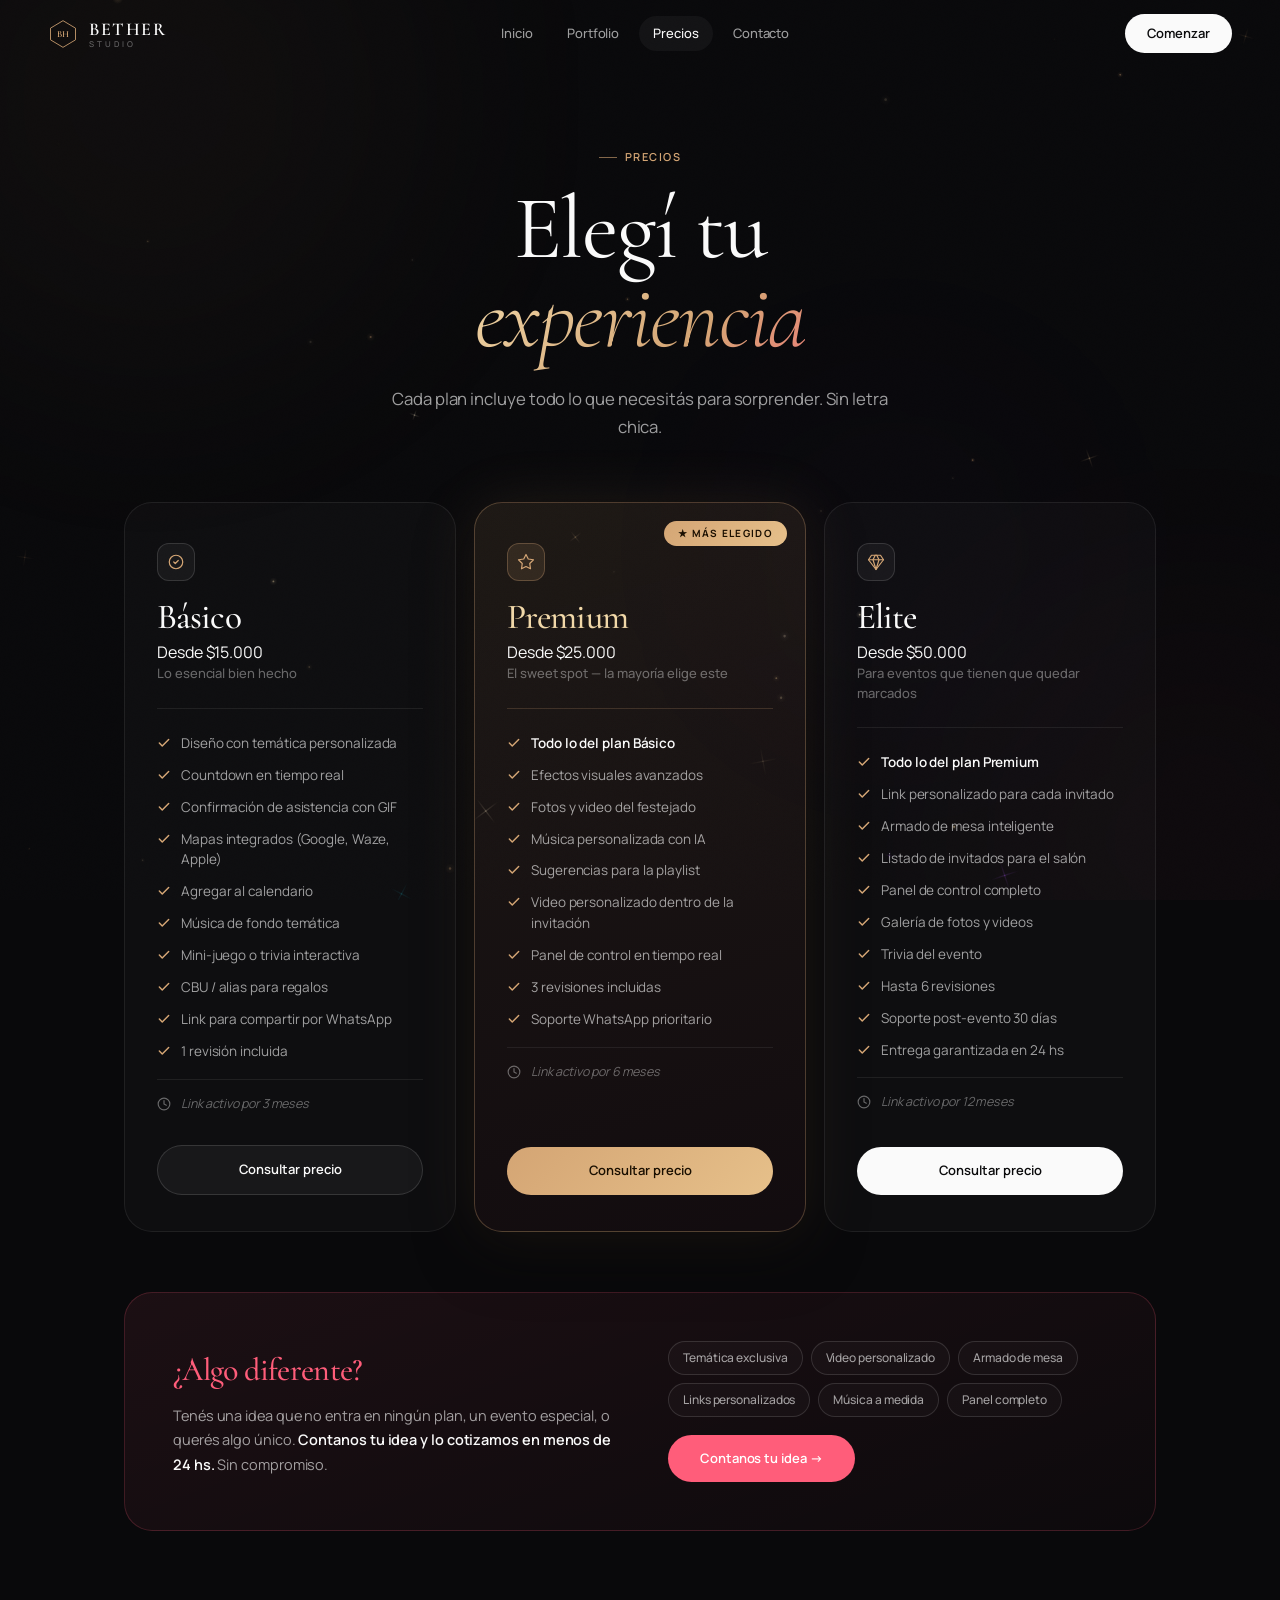
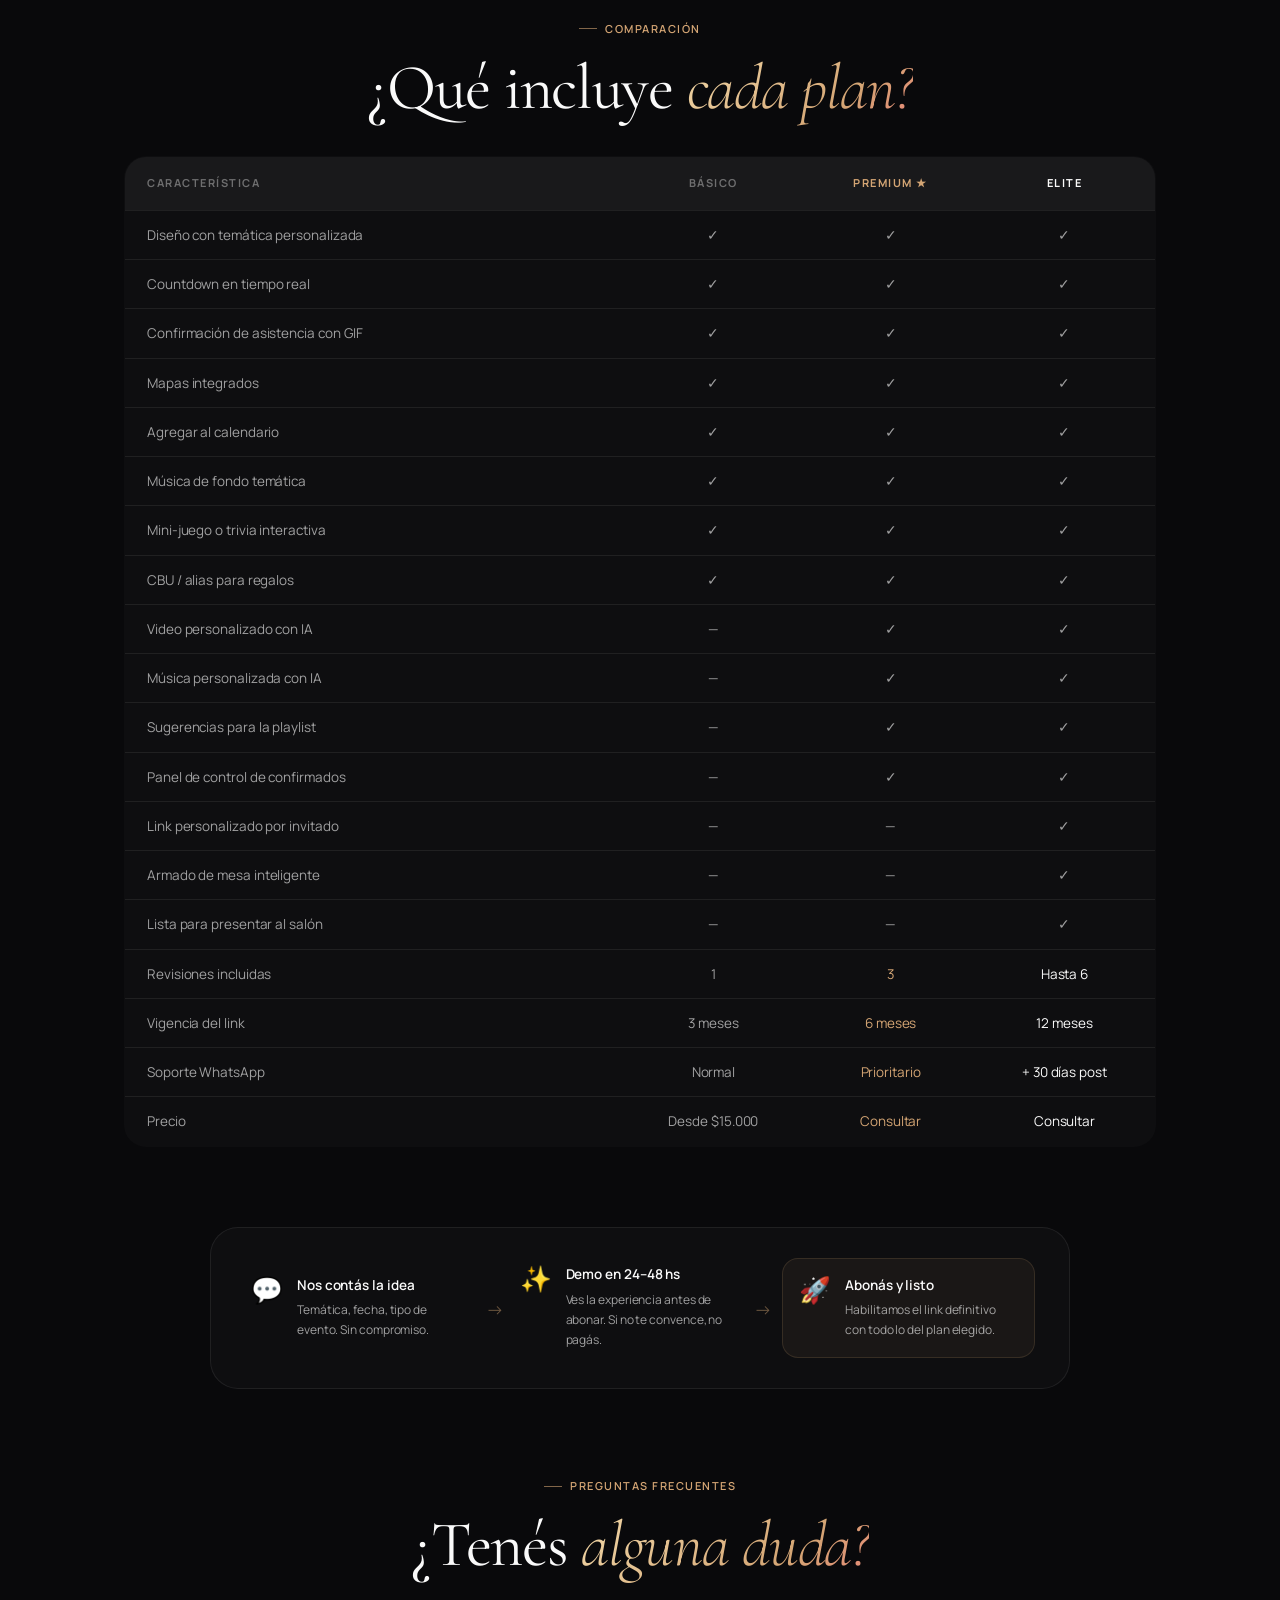
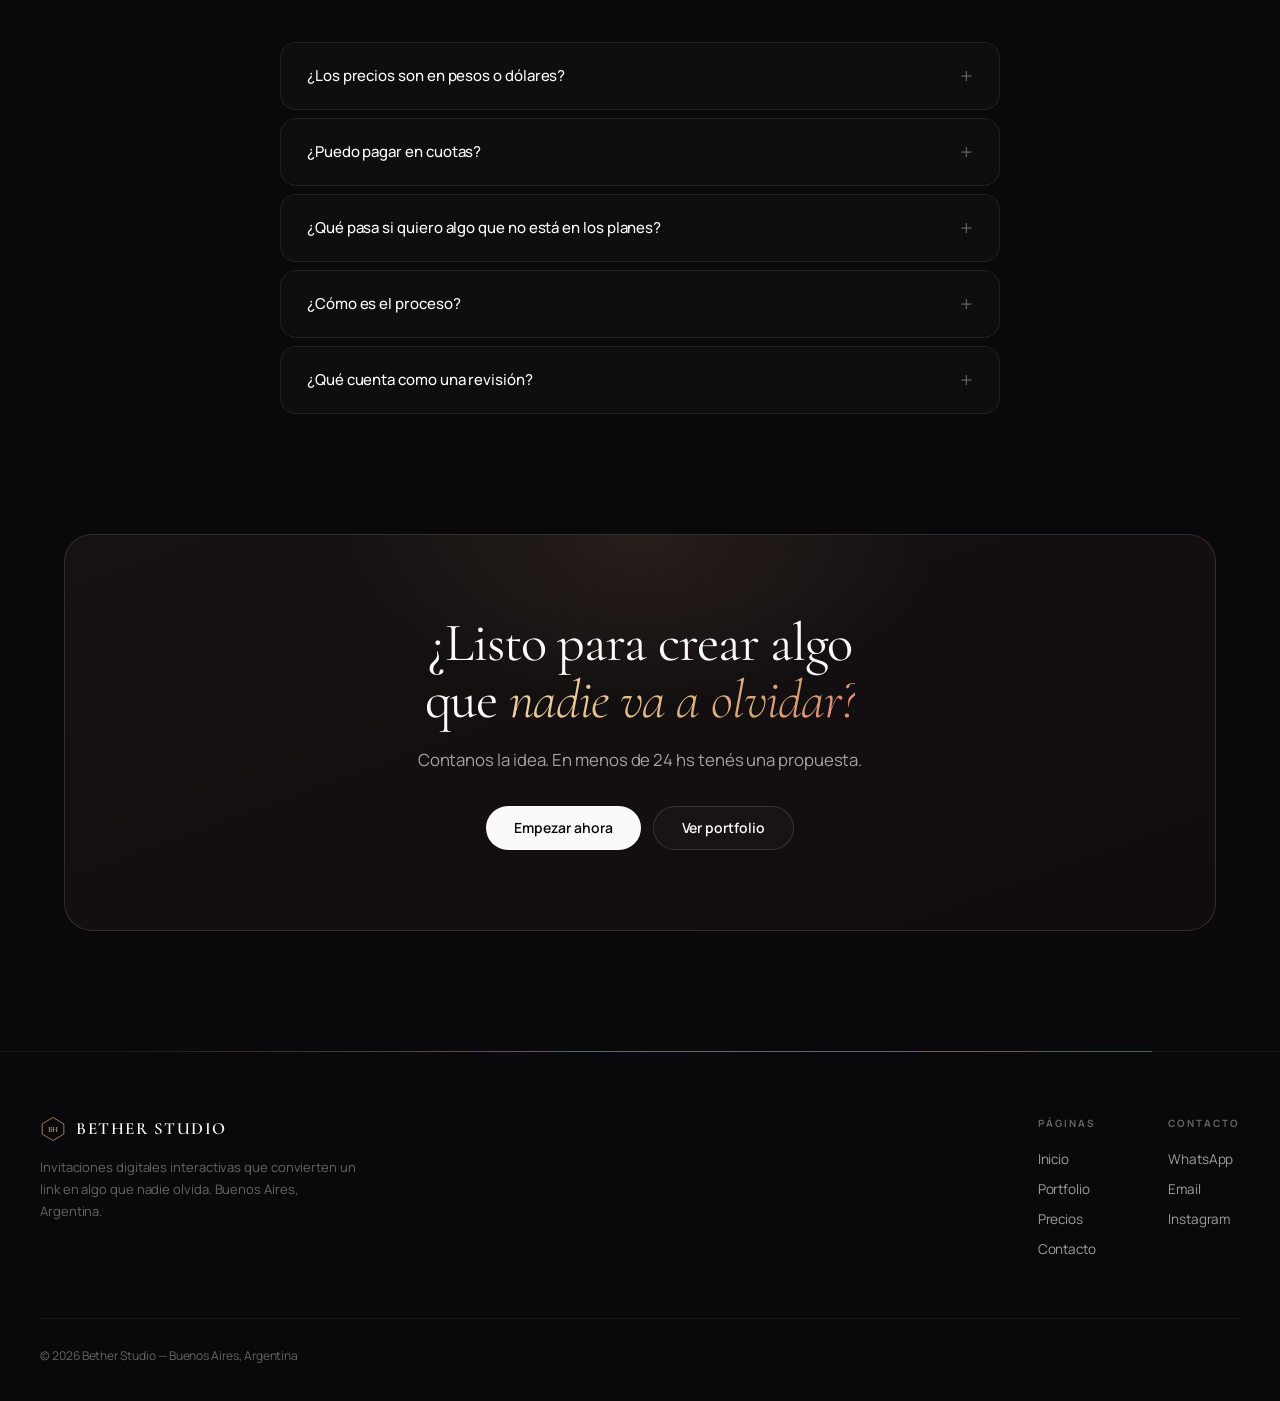
<file: precios.html>
<!DOCTYPE html>
<html lang="es">
<head>
<meta charset="UTF-8"/>
<meta name="viewport" content="width=device-width,initial-scale=1.0"/>
<title>Precios — Bether Studio</title>
<link rel="preconnect" href="https://fonts.googleapis.com"/>
<link rel="preconnect" href="https://fonts.gstatic.com" crossorigin/>
<link href="https://fonts.googleapis.com/css2?family=Cormorant+Garamond:ital,wght@0,300;0,400;0,500;0,600;1,300;1,400&family=Manrope:wght@300;400;500;600;700&display=swap" rel="stylesheet"/>
<link rel="stylesheet" href="shared.css"/>
<style>
/* ═══ DESDE STRIP ═══ */
.desde-strip{display:inline-flex;align-items:baseline;justify-content:center;gap:14px;margin:8px 0 12px;padding:14px 28px;border:1px solid var(--border-2);border-radius:99px;background:var(--surface)}
.desde-label{font-size:11px;font-weight:600;letter-spacing:1.8px;text-transform:uppercase;color:var(--text-3)}
.desde-price{font-family:'Cormorant Garamond',serif;font-size:2.4rem;font-weight:600;color:var(--gold);letter-spacing:-.025em;line-height:1}

/* ═══ PRICING GRID ═══ */
.pricing-grid{display:grid;grid-template-columns:repeat(3,1fr);gap:18px;max-width:1080px;margin:0 auto;padding:0 24px 60px;align-items:stretch}
.pc-card{border-radius:var(--r-xl);padding:40px 32px 36px;position:relative;overflow:hidden;border:1px solid var(--border);background:var(--surface);transition:transform .35s var(--ease),box-shadow .35s,border-color .25s,background .25s;display:flex;flex-direction:column}
.pc-card:hover{transform:translateY(-6px);border-color:var(--border-2);background:var(--surface-2)}

/* Premium highlighted — Apple style */
.pc-card.premium{
  background:linear-gradient(165deg,rgba(212,165,116,.10),rgba(255,93,122,.04));
  border-color:rgba(212,165,116,.30);
  box-shadow:0 0 60px rgba(212,165,116,.10),0 24px 60px rgba(0,0,0,.4);
}
.pc-card.premium:hover{border-color:rgba(212,165,116,.50);box-shadow:0 0 80px rgba(212,165,116,.15),0 24px 60px rgba(0,0,0,.5)}

.pc-hot-badge{
  position:absolute;top:18px;right:18px;
  background:linear-gradient(135deg,var(--gold),var(--gold-2));
  color:#1a0f00;font-size:10px;font-weight:700;letter-spacing:1.3px;text-transform:uppercase;
  padding:5px 14px;border-radius:99px;white-space:nowrap
}

.pc-plan-icon{display:inline-flex;width:38px;height:38px;border-radius:12px;background:var(--surface-2);border:1px solid var(--border-2);align-items:center;justify-content:center;color:var(--gold);margin-bottom:18px}
.pc-plan-icon svg{width:18px;height:18px;stroke-width:1.6}
.premium .pc-plan-icon{background:var(--tint-gold);color:var(--gold);border-color:rgba(212,165,116,.3)}

.pc-plan-name{font-family:'Cormorant Garamond',serif;font-size:2.2rem;font-weight:500;letter-spacing:-.025em;line-height:1;margin-bottom:6px;color:var(--text)}
.premium .pc-plan-name{color:var(--gold-3)}
.pc-plan-tag{font-size:13px;color:var(--text-3);margin-bottom:24px;font-weight:500;letter-spacing:-.005em}

.pc-sep{height:1px;background:var(--border);margin-bottom:24px}
.premium .pc-sep{background:rgba(212,165,116,.2)}

.pc-list{list-style:none;display:flex;flex-direction:column;gap:11px;margin-bottom:32px;flex:1}
.pc-list li{display:flex;align-items:flex-start;gap:10px;font-size:13.5px;color:var(--text-2);line-height:1.55;font-weight:400}
.pc-list li svg{width:14px;height:14px;flex-shrink:0;margin-top:3px;color:var(--gold)}
.pc-list li.pc-vigencia{color:var(--text-3);font-style:italic;border-top:1px solid var(--border);padding-top:14px;margin-top:6px;font-size:12.5px}
.pc-list li.pc-vigencia svg{color:var(--text-3)}

.btn-plan{display:block;width:100%;padding:14px;border-radius:99px;font-size:13px;font-weight:600;letter-spacing:-.005em;cursor:pointer;font-family:inherit;text-align:center;text-decoration:none;transition:all .25s var(--ease);border:none}
.btn-plan.basico-btn{border:1px solid var(--border-2);color:var(--text);background:var(--surface-2)}
.btn-plan.basico-btn:hover{background:var(--surface);border-color:var(--border-3);transform:translateY(-2px)}
.btn-plan.premium-btn{background:linear-gradient(135deg,var(--gold),var(--gold-2));color:#1a0f00}
.btn-plan.premium-btn:hover{transform:translateY(-2px);box-shadow:0 12px 32px rgba(212,165,116,.3)}
.btn-plan.elite-btn{background:var(--text);color:var(--bg)}
.btn-plan.elite-btn:hover{transform:translateY(-2px);box-shadow:0 12px 32px rgba(255,255,255,.16)}

/* ═══ A MEDIDA ═══ */
.amedida{max-width:1080px;margin:0 auto 80px;padding:0 24px}
.amedida-card{border-radius:var(--r-xl);background:linear-gradient(160deg,rgba(255,93,122,.08),rgba(255,93,122,.02));border:1px solid rgba(255,93,122,.2);padding:48px;transition:transform .35s var(--ease),border-color .25s}
.amedida-card:hover{border-color:rgba(255,93,122,.4);transform:translateY(-4px)}
.amedida-inner{display:flex;align-items:center;gap:56px;flex-wrap:wrap}
.amedida-left{flex:1;min-width:280px}
.amedida-name{font-family:'Cormorant Garamond',serif;font-size:2rem;font-weight:500;color:var(--coral);margin-bottom:10px;letter-spacing:-.02em}
.amedida-desc{font-size:14.5px;color:var(--text-2);line-height:1.7;font-weight:400}
.amedida-desc strong{color:var(--text);font-weight:600}
.amedida-right{flex:1;min-width:280px;display:flex;flex-direction:column;gap:18px}
.amedida-chips{display:flex;flex-wrap:wrap;gap:8px}
.amedida-chip{font-size:12px;font-weight:500;padding:7px 14px;border-radius:99px;background:var(--surface);border:1px solid var(--border-2);color:var(--text-2)}
.btn-amedida{align-self:flex-start;background:var(--coral);color:#fff;padding:14px 32px;border-radius:99px;font-size:13px;font-weight:600;text-decoration:none;transition:all .25s var(--ease);border:none;cursor:pointer}
.btn-amedida:hover{transform:translateY(-2px);background:var(--coral-2);box-shadow:0 12px 32px rgba(255,93,122,.3)}

/* ═══ COMPARISON TABLE ═══ */
.table-wrap{max-width:1080px;margin:0 auto;padding:0 24px 80px}
.cmp{width:100%;border-collapse:collapse;background:var(--surface);border:1px solid var(--border);border-radius:var(--r-lg);overflow:hidden}
.cmp th{padding:18px 22px;text-align:left;font-size:11px;font-weight:700;letter-spacing:1.5px;text-transform:uppercase;color:var(--text-3);border-bottom:1px solid var(--border);background:var(--surface-2)}
.cmp th:first-child{width:48%}
.cmp th:not(:first-child){text-align:center}
.th-premium{color:var(--gold) !important}
.th-elite{color:var(--text) !important}
.cmp td{padding:14px 22px;border-bottom:1px solid var(--border);font-size:13.5px;color:var(--text-2);font-weight:400}
.cmp td:not(:first-child){text-align:center}
.cmp tr:last-child td{border-bottom:none}
.cmp tr:hover td{background:rgba(255,255,255,.015)}
.cy{color:var(--gold);font-weight:600}
.cn{color:var(--text-4)}
.c-info{font-weight:500;color:var(--text)}
.c-prem{color:var(--gold) !important}
.c-elit{color:var(--text) !important}

@media(max-width:960px){
  .pricing-grid{grid-template-columns:1fr;max-width:460px}
  .amedida-inner{flex-direction:column;align-items:flex-start;gap:28px}
  .amedida-card{padding:36px 28px}
  .cmp{font-size:12px}
  .cmp th,.cmp td{padding:12px 14px}
}

/* ═══ FLOW PRECIOS ═══ */
.flow-precios{
  display:flex;align-items:center;gap:0;
  max-width:860px;margin:0 auto 60px;
  background:var(--surface);border:1px solid var(--border);
  border-radius:var(--r-xl);padding:36px 40px;
  position:relative;overflow:hidden;
}
.flow-precios::before{
  content:"";position:absolute;top:-1px;left:15%;right:15%;height:1px;
  background:linear-gradient(90deg,transparent,var(--gold),transparent);
}
.fp-step{
  flex:1;display:flex;align-items:flex-start;gap:14px;
  position:relative;
}
.fp-step--highlight{
  background:rgba(212,165,116,.06);border:1px solid rgba(212,165,116,.15);
  border-radius:var(--r-md);padding:16px;margin:-6px;
}
.fp-icon{font-size:1.6rem;flex-shrink:0;line-height:1;margin-top:2px}
.fp-title{font-size:13.5px;font-weight:600;color:var(--text);margin-bottom:5px}
.fp-desc{font-size:12px;color:var(--text-2);line-height:1.7;font-weight:400}
.fp-arrow{
  font-size:18px;color:var(--gold);opacity:.5;
  flex-shrink:0;padding:0 16px;margin-top:4px;
  font-weight:300;
}
@media(max-width:680px){
  .flow-precios{flex-direction:column;gap:20px;padding:28px 24px}
  .fp-arrow{transform:rotate(90deg);padding:4px 0;align-self:center}
}

</style>
</head>
<body>

<nav id="nav">
  <a href="index.html" class="nav-logo">
    <svg class="logo-svg-el" viewBox="0 0 36 36" fill="none">
      <path d="M18 2 L33 11 L33 25 L18 34 L3 25 L3 11 Z" stroke="url(#lg1)" stroke-width="1" fill="none" stroke-linejoin="round"/>
      <text x="18" y="22" text-anchor="middle" font-family="Cormorant Garamond,serif" font-size="11" font-weight="600" fill="url(#lg1)">BH</text>
      <defs><linearGradient id="lg1" x1="3" y1="2" x2="33" y2="34"><stop offset="0%" stop-color="#d4a574"/><stop offset="100%" stop-color="#e6c08a"/></linearGradient></defs>
    </svg>
    <div class="logo-wm"><span class="logo-name">Bether</span><span class="logo-sub">Studio</span></div>
  </a>
  <ul class="nav-links">
    <li><a href="index.html">Inicio</a></li>
    <li><a href="portfolio.html">Portfolio</a></li>
    <li><a href="precios.html" class="active">Precios</a></li>
    <li><a href="contacto.html">Contacto</a></li>
  </ul>
  <a href="contacto.html" class="nav-cta">Comenzar</a>
  <button class="mt" id="mt" aria-label="Menu"><span></span><span></span><span></span></button>
</nav>
<div class="mmenu" id="mm">
  <button class="mclose" id="mc" aria-label="Cerrar">✕</button>
  <a href="index.html">Inicio</a>
  <a href="portfolio.html">Portfolio</a>
  <a href="precios.html">Precios</a>
  <a href="contacto.html">Contacto</a>
</div>
<div class="sb" id="sb"></div>

<!-- PAGE HEADER -->
<div class="ph">
  <div class="sec-tag reveal" style="justify-content:center">Precios</div>
  <h1 class="reveal">Elegí tu<br><em>experiencia</em></h1>
  <div class="reveal" style="display:flex;justify-content:center">
    </div>
  <p class="reveal">Cada plan incluye todo lo que necesitás para sorprender. Sin letra chica.</p>
</div>

<!-- PRICING GRID -->
<div class="pricing-grid">

  <!-- BÁSICO -->
  <div class="pc-card basico reveal">
    <div class="pc-plan-icon">
      <svg viewBox="0 0 24 24" fill="none" stroke="currentColor" stroke-linecap="round" stroke-linejoin="round"><circle cx="12" cy="12" r="9"/><path d="M9 12l2 2 4-4"/></svg>
    </div>
    <div class="pc-plan-name">Básico</div>
    <div class="pc-price-desde">Desde <span>$15.000</span></div>
    <div class="pc-plan-tag">Lo esencial bien hecho</div>
    <div class="pc-sep"></div>
    <ul class="pc-list">
      <li><svg viewBox="0 0 24 24" fill="none" stroke="currentColor" stroke-width="2.5" stroke-linecap="round" stroke-linejoin="round"><polyline points="20 6 9 17 4 12"/></svg>Diseño con temática personalizada</li>
      <li><svg viewBox="0 0 24 24" fill="none" stroke="currentColor" stroke-width="2.5" stroke-linecap="round" stroke-linejoin="round"><polyline points="20 6 9 17 4 12"/></svg>Countdown en tiempo real</li>
      <li><svg viewBox="0 0 24 24" fill="none" stroke="currentColor" stroke-width="2.5" stroke-linecap="round" stroke-linejoin="round"><polyline points="20 6 9 17 4 12"/></svg>Confirmación de asistencia con GIF</li>
      <li><svg viewBox="0 0 24 24" fill="none" stroke="currentColor" stroke-width="2.5" stroke-linecap="round" stroke-linejoin="round"><polyline points="20 6 9 17 4 12"/></svg>Mapas integrados (Google, Waze, Apple)</li>
      <li><svg viewBox="0 0 24 24" fill="none" stroke="currentColor" stroke-width="2.5" stroke-linecap="round" stroke-linejoin="round"><polyline points="20 6 9 17 4 12"/></svg>Agregar al calendario</li>
      <li><svg viewBox="0 0 24 24" fill="none" stroke="currentColor" stroke-width="2.5" stroke-linecap="round" stroke-linejoin="round"><polyline points="20 6 9 17 4 12"/></svg>Música de fondo temática</li>
      <li><svg viewBox="0 0 24 24" fill="none" stroke="currentColor" stroke-width="2.5" stroke-linecap="round" stroke-linejoin="round"><polyline points="20 6 9 17 4 12"/></svg>Mini-juego o trivia interactiva</li>
      <li><svg viewBox="0 0 24 24" fill="none" stroke="currentColor" stroke-width="2.5" stroke-linecap="round" stroke-linejoin="round"><polyline points="20 6 9 17 4 12"/></svg>CBU / alias para regalos</li>
      <li><svg viewBox="0 0 24 24" fill="none" stroke="currentColor" stroke-width="2.5" stroke-linecap="round" stroke-linejoin="round"><polyline points="20 6 9 17 4 12"/></svg>Link para compartir por WhatsApp</li>
      <li><svg viewBox="0 0 24 24" fill="none" stroke="currentColor" stroke-width="2.5" stroke-linecap="round" stroke-linejoin="round"><polyline points="20 6 9 17 4 12"/></svg>1 revisión incluida</li>
      <li class="pc-vigencia"><svg viewBox="0 0 24 24" fill="none" stroke="currentColor" stroke-width="2" stroke-linecap="round" stroke-linejoin="round"><circle cx="12" cy="12" r="10"/><polyline points="12 6 12 12 16 14"/></svg>Link activo por 3 meses</li>
    </ul>
    <a href="contacto.html" class="btn-plan basico-btn">Consultar precio</a>
  </div>

  <!-- PREMIUM -->
  <div class="pc-card premium reveal d1">
    <span class="pc-hot-badge">★ Más elegido</span>
    <div class="pc-plan-icon">
      <svg viewBox="0 0 24 24" fill="none" stroke="currentColor" stroke-linecap="round" stroke-linejoin="round"><polygon points="12 2 15 8 22 9 17 14 18 21 12 18 6 21 7 14 2 9 9 8 12 2"/></svg>
    </div>
    <div class="pc-plan-name">Premium</div>
    <div class="pc-price-desde">Desde <span>$25.000</span></div>
    <div class="pc-plan-tag">El sweet spot — la mayoría elige este</div>
    <div class="pc-sep"></div>
    <ul class="pc-list">
      <li><svg viewBox="0 0 24 24" fill="none" stroke="currentColor" stroke-width="2.5" stroke-linecap="round" stroke-linejoin="round"><polyline points="20 6 9 17 4 12"/></svg><strong style="color:var(--text);font-weight:600">Todo lo del plan Básico</strong></li>
      <li><svg viewBox="0 0 24 24" fill="none" stroke="currentColor" stroke-width="2.5" stroke-linecap="round" stroke-linejoin="round"><polyline points="20 6 9 17 4 12"/></svg>Efectos visuales avanzados</li>
      <li><svg viewBox="0 0 24 24" fill="none" stroke="currentColor" stroke-width="2.5" stroke-linecap="round" stroke-linejoin="round"><polyline points="20 6 9 17 4 12"/></svg>Fotos y video del festejado</li>
      <li><svg viewBox="0 0 24 24" fill="none" stroke="currentColor" stroke-width="2.5" stroke-linecap="round" stroke-linejoin="round"><polyline points="20 6 9 17 4 12"/></svg>Música personalizada con IA</li>
      <li><svg viewBox="0 0 24 24" fill="none" stroke="currentColor" stroke-width="2.5" stroke-linecap="round" stroke-linejoin="round"><polyline points="20 6 9 17 4 12"/></svg>Sugerencias para la playlist</li>
      <li><svg viewBox="0 0 24 24" fill="none" stroke="currentColor" stroke-width="2.5" stroke-linecap="round" stroke-linejoin="round"><polyline points="20 6 9 17 4 12"/></svg>Video personalizado dentro de la invitación</li>
      <li><svg viewBox="0 0 24 24" fill="none" stroke="currentColor" stroke-width="2.5" stroke-linecap="round" stroke-linejoin="round"><polyline points="20 6 9 17 4 12"/></svg>Panel de control en tiempo real</li>
      <li><svg viewBox="0 0 24 24" fill="none" stroke="currentColor" stroke-width="2.5" stroke-linecap="round" stroke-linejoin="round"><polyline points="20 6 9 17 4 12"/></svg>3 revisiones incluidas</li>
      <li><svg viewBox="0 0 24 24" fill="none" stroke="currentColor" stroke-width="2.5" stroke-linecap="round" stroke-linejoin="round"><polyline points="20 6 9 17 4 12"/></svg>Soporte WhatsApp prioritario</li>
      <li class="pc-vigencia"><svg viewBox="0 0 24 24" fill="none" stroke="currentColor" stroke-width="2" stroke-linecap="round" stroke-linejoin="round"><circle cx="12" cy="12" r="10"/><polyline points="12 6 12 12 16 14"/></svg>Link activo por 6 meses</li>
    </ul>
    <a href="contacto.html" class="btn-plan premium-btn">Consultar precio</a>
  </div>

  <!-- ELITE -->
  <div class="pc-card elite reveal d2">
    <div class="pc-plan-icon">
      <svg viewBox="0 0 24 24" fill="none" stroke="currentColor" stroke-linecap="round" stroke-linejoin="round"><path d="M6 3h12l4 6-10 13L2 9z"/><path d="M11 3 8 9l4 13 4-13-3-6"/><path d="M2 9h20"/></svg>
    </div>
    <div class="pc-plan-name">Elite</div>
    <div class="pc-price-desde">Desde <span>$50.000</span></div>
    <div class="pc-plan-tag">Para eventos que tienen que quedar marcados</div>
    <div class="pc-sep"></div>
    <ul class="pc-list">
      <li><svg viewBox="0 0 24 24" fill="none" stroke="currentColor" stroke-width="2.5" stroke-linecap="round" stroke-linejoin="round"><polyline points="20 6 9 17 4 12"/></svg><strong style="color:var(--text);font-weight:600">Todo lo del plan Premium</strong></li>
      <li><svg viewBox="0 0 24 24" fill="none" stroke="currentColor" stroke-width="2.5" stroke-linecap="round" stroke-linejoin="round"><polyline points="20 6 9 17 4 12"/></svg>Link personalizado para cada invitado</li>
      <li><svg viewBox="0 0 24 24" fill="none" stroke="currentColor" stroke-width="2.5" stroke-linecap="round" stroke-linejoin="round"><polyline points="20 6 9 17 4 12"/></svg>Armado de mesa inteligente</li>
      <li><svg viewBox="0 0 24 24" fill="none" stroke="currentColor" stroke-width="2.5" stroke-linecap="round" stroke-linejoin="round"><polyline points="20 6 9 17 4 12"/></svg>Listado de invitados para el salón</li>
      <li><svg viewBox="0 0 24 24" fill="none" stroke="currentColor" stroke-width="2.5" stroke-linecap="round" stroke-linejoin="round"><polyline points="20 6 9 17 4 12"/></svg>Panel de control completo</li>
      <li><svg viewBox="0 0 24 24" fill="none" stroke="currentColor" stroke-width="2.5" stroke-linecap="round" stroke-linejoin="round"><polyline points="20 6 9 17 4 12"/></svg>Galería de fotos y videos</li>
      <li><svg viewBox="0 0 24 24" fill="none" stroke="currentColor" stroke-width="2.5" stroke-linecap="round" stroke-linejoin="round"><polyline points="20 6 9 17 4 12"/></svg>Trivia del evento</li>
      <li><svg viewBox="0 0 24 24" fill="none" stroke="currentColor" stroke-width="2.5" stroke-linecap="round" stroke-linejoin="round"><polyline points="20 6 9 17 4 12"/></svg>Hasta 6 revisiones</li>
      <li><svg viewBox="0 0 24 24" fill="none" stroke="currentColor" stroke-width="2.5" stroke-linecap="round" stroke-linejoin="round"><polyline points="20 6 9 17 4 12"/></svg>Soporte post-evento 30 días</li>
      <li><svg viewBox="0 0 24 24" fill="none" stroke="currentColor" stroke-width="2.5" stroke-linecap="round" stroke-linejoin="round"><polyline points="20 6 9 17 4 12"/></svg>Entrega garantizada en 24 hs</li>
      <li class="pc-vigencia"><svg viewBox="0 0 24 24" fill="none" stroke="currentColor" stroke-width="2" stroke-linecap="round" stroke-linejoin="round"><circle cx="12" cy="12" r="10"/><polyline points="12 6 12 12 16 14"/></svg>Link activo por 12 meses</li>
    </ul>
    <a href="contacto.html" class="btn-plan elite-btn">Consultar precio</a>
  </div>

</div>

<!-- A MEDIDA -->
<div class="amedida">
  <div class="amedida-card reveal">
    <div class="amedida-inner">
      <div class="amedida-left">
        <div class="amedida-name">¿Algo diferente?</div>
        <p class="amedida-desc">Tenés una idea que no entra en ningún plan, un evento especial, o querés algo único. <strong>Contanos tu idea y lo cotizamos en menos de 24 hs.</strong> Sin compromiso.</p>
      </div>
      <div class="amedida-right">
        <div class="amedida-chips">
          <span class="amedida-chip">Temática exclusiva</span>
          <span class="amedida-chip">Video personalizado</span>
          <span class="amedida-chip">Armado de mesa</span>
          <span class="amedida-chip">Links personalizados</span>
          <span class="amedida-chip">Música a medida</span>
          <span class="amedida-chip">Panel completo</span>
        </div>
        <a href="contacto.html" class="btn-amedida">Contanos tu idea →</a>
      </div>
    </div>
  </div>
</div>

<!-- COMPARISON TABLE -->
<div class="table-wrap reveal">
  <div class="sec-header" style="margin-bottom:36px">
    <div class="sec-tag" style="justify-content:center">Comparación</div>
    <h2 class="sec-title">¿Qué incluye <em>cada plan?</em></h2>
  </div>
  <table class="cmp">
    <thead>
      <tr>
        <th>Característica</th>
        <th>Básico</th>
        <th class="th-premium">Premium ★</th>
        <th class="th-elite">Elite</th>
      </tr>
    </thead>
    <tbody>
      <tr><td>Diseño con temática personalizada</td><td class="cy">✓</td><td class="cy">✓</td><td class="cy">✓</td></tr>
      <tr><td>Countdown en tiempo real</td><td class="cy">✓</td><td class="cy">✓</td><td class="cy">✓</td></tr>
      <tr><td>Confirmación de asistencia con GIF</td><td class="cy">✓</td><td class="cy">✓</td><td class="cy">✓</td></tr>
      <tr><td>Mapas integrados</td><td class="cy">✓</td><td class="cy">✓</td><td class="cy">✓</td></tr>
      <tr><td>Agregar al calendario</td><td class="cy">✓</td><td class="cy">✓</td><td class="cy">✓</td></tr>
      <tr><td>Música de fondo temática</td><td class="cy">✓</td><td class="cy">✓</td><td class="cy">✓</td></tr>
      <tr><td>Mini-juego o trivia interactiva</td><td class="cy">✓</td><td class="cy">✓</td><td class="cy">✓</td></tr>
      <tr><td>CBU / alias para regalos</td><td class="cy">✓</td><td class="cy">✓</td><td class="cy">✓</td></tr>
      <tr><td>Video personalizado con IA</td><td class="cn">—</td><td class="cy">✓</td><td class="cy">✓</td></tr>
      <tr><td>Música personalizada con IA</td><td class="cn">—</td><td class="cy">✓</td><td class="cy">✓</td></tr>
      <tr><td>Sugerencias para la playlist</td><td class="cn">—</td><td class="cy">✓</td><td class="cy">✓</td></tr>
      <tr><td>Panel de control de confirmados</td><td class="cn">—</td><td class="cy">✓</td><td class="cy">✓</td></tr>
      <tr><td>Link personalizado por invitado</td><td class="cn">—</td><td class="cn">—</td><td class="cy">✓</td></tr>
      <tr><td>Armado de mesa inteligente</td><td class="cn">—</td><td class="cn">—</td><td class="cy">✓</td></tr>
      <tr><td>Lista para presentar al salón</td><td class="cn">—</td><td class="cn">—</td><td class="cy">✓</td></tr>
      <tr><td>Revisiones incluidas</td><td class="c-info">1</td><td class="c-info c-prem">3</td><td class="c-info c-elit">Hasta 6</td></tr>
      <tr><td>Vigencia del link</td><td class="c-info">3 meses</td><td class="c-info c-prem">6 meses</td><td class="c-info c-elit">12 meses</td></tr>
      <tr><td>Soporte WhatsApp</td><td>Normal</td><td class="c-info c-prem">Prioritario</td><td class="c-info c-elit">+ 30 días post</td></tr>
      <tr><td>Precio</td><td class="c-info">Desde $15.000</td><td class="c-info c-prem">Consultar</td><td class="c-info c-elit">Consultar</td></tr>
    </tbody>
  </table>
</div>


<!-- CÓMO FUNCIONA -->
<div class="flow-precios reveal">
  <div class="fp-step">
    <div class="fp-icon">💬</div>
    <div class="fp-body">
      <div class="fp-title">Nos contás la idea</div>
      <p class="fp-desc">Temática, fecha, tipo de evento. Sin compromiso.</p>
    </div>
  </div>
  <div class="fp-arrow">→</div>
  <div class="fp-step">
    <div class="fp-icon">✨</div>
    <div class="fp-body">
      <div class="fp-title">Demo en 24–48 hs</div>
      <p class="fp-desc">Ves la experiencia antes de abonar. Si no te convence, no pagás.</p>
    </div>
  </div>
  <div class="fp-arrow">→</div>
  <div class="fp-step fp-step--highlight">
    <div class="fp-icon">🚀</div>
    <div class="fp-body">
      <div class="fp-title">Abonás y listo</div>
      <p class="fp-desc">Habilitamos el link definitivo con todo lo del plan elegido.</p>
    </div>
  </div>
</div>

<!-- FAQ -->
<section class="section" style="padding-top:20px">
  <div class="sec-inner">
    <div class="sec-header">
      <div class="sec-tag reveal" style="justify-content:center">Preguntas frecuentes</div>
      <h2 class="sec-title reveal">¿Tenés <em>alguna duda?</em></h2>
    </div>
    <div class="faq-wrap">
      <div class="faq-list">
        <div class="faq-item reveal"><button class="faq-q">¿Los precios son en pesos o dólares? <span class="faq-arr">+</span></button><div class="faq-a"><p>Los precios son en pesos argentinos. Para clientes del exterior cotizamos en USD. Lo hablamos por WhatsApp según la complejidad del trabajo.</p></div></div>
        <div class="faq-item reveal"><button class="faq-q">¿Puedo pagar en cuotas? <span class="faq-arr">+</span></button><div class="faq-a"><p>Sí. Aceptamos Mercado Pago con cuotas, transferencia o efectivo. Lo que te sea más cómodo.</p></div></div>
        <div class="faq-item reveal"><button class="faq-q">¿Qué pasa si quiero algo que no está en los planes? <span class="faq-arr">+</span></button><div class="faq-a"><p>Escribinos. Cada invitación es artesanal y podemos armar un plan personalizado. No hay límites.</p></div></div>
        <div class="faq-item reveal"><button class="faq-q">¿Cómo es el proceso? <span class="faq-arr">+</span></button><div class="faq-a"><p>Nos contás la idea y los datos del evento. En 24 a 48 horas te enviamos un demo completo para que lo veas funcionando en tu celular — sin cargo. Si te gusta, elegís el plan, abonás y habilitamos el link definitivo con todo incluido.</p></div></div>
        <div class="faq-item reveal"><button class="faq-q">¿Qué cuenta como una revisión? <span class="faq-arr">+</span></button><div class="faq-a"><p>Una revisión es una ronda de cambios: textos, colores, elementos visuales. Podés agrupar todos los cambios que quieras en cada revisión.</p></div></div>
      </div>
    </div>
  </div>
</section>

<!-- CTA BANNER -->
<div class="cta-banner">
  <div class="cta-inner reveal">
    <h2>¿Listo para crear algo<br>que <em>nadie va a olvidar?</em></h2>
    <p>Contanos la idea. En menos de 24 hs tenés una propuesta.</p>
    <div class="cta-btns">
      <a href="contacto.html" class="btn btn-primary">Empezar ahora</a>
      <a href="portfolio.html" class="btn btn-ghost">Ver portfolio</a>
    </div>
  </div>
</div>

<!-- FOOTER -->
<footer>
  <div class="foot-inner">
    <div class="foot-top">
      <div class="foot-brand">
        <div class="foot-brand-logo">
          <svg width="26" height="26" viewBox="0 0 36 36" fill="none">
            <path d="M18 2 L33 11 L33 25 L18 34 L3 25 L3 11 Z" stroke="url(#fg2)" stroke-width="1" fill="none"/>
            <text x="18" y="22" text-anchor="middle" font-family="Cormorant Garamond,serif" font-size="11" font-weight="600" fill="url(#fg2)">BH</text>
            <defs><linearGradient id="fg2" x1="3" y1="2" x2="33" y2="34"><stop offset="0%" stop-color="#d4a574"/><stop offset="100%" stop-color="#e6c08a"/></linearGradient></defs>
          </svg>
          <span class="foot-brand-name">Bether Studio</span>
        </div>
        <p class="foot-desc">Invitaciones digitales interactivas que convierten un link en algo que nadie olvida. Buenos Aires, Argentina.</p>
      </div>
      <div class="foot-cols">
        <div class="foot-col">
          <h4>Páginas</h4>
          <a href="index.html">Inicio</a>
          <a href="portfolio.html">Portfolio</a>
          <a href="precios.html">Precios</a>
          <a href="contacto.html">Contacto</a>
        </div>
        <div class="foot-col">
          <h4>Contacto</h4>
          <a href="https://wa.me/5491137028226" target="_blank" rel="noopener">WhatsApp</a>
          <a href="mailto:hola@betherstudio.com.ar">Email</a>
          <a href="https://instagram.com/betherstudio" target="_blank" rel="noopener">Instagram</a>
        </div>
      </div>
    </div>
    <div class="foot-bottom">
      <span class="foot-copy">© 2026 Bether Studio — Buenos Aires, Argentina</span>
      
    </div>
  </div>
</footer>

<button class="back-top" id="bt" aria-label="Volver arriba">
  <svg width="14" height="14" viewBox="0 0 24 24" fill="none" stroke="currentColor" stroke-width="2" stroke-linecap="round" stroke-linejoin="round"><line x1="12" y1="19" x2="12" y2="5"/><polyline points="5 12 12 5 19 12"/></svg>
</button>

<script src="shared.js"></script>
</body>
</html>
</file>
<file: shared.css>
/* ═══════════════════════════════════════════════════════
   BETHER STUDIO · Design System v3
   Stack: Manrope + Cormorant Garamond
   Mood: Spotify/Apple — minimal, premium, confident
═══════════════════════════════════════════════════════ */

*,*::before,*::after{box-sizing:border-box;margin:0;padding:0}

:root{
  /* Surfaces */
  --bg:#0a0a0b;
  --bg2:#101012;
  --bg3:#16161a;
  --surface:rgba(255,255,255,.025);
  --surface-2:rgba(255,255,255,.045);
  --border:rgba(255,255,255,.07);
  --border-2:rgba(255,255,255,.13);
  --border-3:rgba(255,255,255,.22);

  /* Text */
  --text:#fafafa;
  --text-2:rgba(250,250,250,.62);
  --text-3:rgba(250,250,250,.38);
  --text-4:rgba(250,250,250,.22);

  /* Accents — disciplined */
  --gold:#d4a574;
  --gold-2:#e6c08a;
  --gold-3:#f1d8a8;
  --coral:#ff5d7a;
  --coral-2:#ff7a8e;
  --green:#4ade80;
  --green-soft:rgba(74,222,128,.12);

  /* Soft hue tints (used sparingly for category coding) */
  --tint-pink:rgba(255,93,122,.10);
  --tint-gold:rgba(212,165,116,.12);
  --tint-cyan:rgba(34,211,238,.08);
  --tint-purple:rgba(168,85,247,.10);

  /* Easing & shadow */
  --ease:cubic-bezier(.22,1,.36,1);
  --ease-spring:cubic-bezier(.34,1.56,.64,1);
  --shadow-1:0 1px 2px rgba(0,0,0,.4);
  --shadow-2:0 12px 30px rgba(0,0,0,.5);
  --shadow-3:0 30px 80px rgba(0,0,0,.55);
  --glow-gold:0 0 60px rgba(212,165,116,.15);

  /* Layout */
  --max-w:1200px;
  --r-sm:10px;
  --r-md:16px;
  --r-lg:22px;
  --r-xl:28px;
}

html{scroll-behavior:smooth;background:var(--bg)}
body{
  font-family:'Manrope',-apple-system,BlinkMacSystemFont,sans-serif;
  background:var(--bg);
  color:var(--text);
  overflow-x:hidden;
  -webkit-font-smoothing:antialiased;
  font-feature-settings:"ss01","cv01";
  font-weight:400;
  line-height:1.5;
  letter-spacing:-.005em;
}

/* Subtle ambient grain — almost invisible, premium */
body::before{
  content:"";position:fixed;inset:0;pointer-events:none;z-index:9990;opacity:.025;
  background-image:url("data:image/svg+xml,%3Csvg xmlns='http://www.w3.org/2000/svg' width='180' height='180'%3E%3Cfilter id='n'%3E%3CfeTurbulence type='fractalNoise' baseFrequency='.85' numOctaves='3' stitchTiles='stitch'/%3E%3C/filter%3E%3Crect width='180' height='180' filter='url(%23n)'/%3E%3C/svg%3E");
  mix-blend-mode:overlay;
}

/* Ambient gradient orbs — subtle, replaces noisy canvas */
.ambient{position:fixed;inset:0;pointer-events:none;z-index:0;overflow:hidden}
.ambient .orb{position:absolute;border-radius:50%;filter:blur(120px);opacity:.35}
.ambient .orb-1{width:600px;height:600px;background:rgba(212,165,116,.10);top:-200px;left:-150px;animation:float1 28s ease-in-out infinite}
.ambient .orb-2{width:520px;height:520px;background:rgba(255,93,122,.08);bottom:-200px;right:-180px;animation:float2 32s ease-in-out infinite}
.ambient .orb-3{width:380px;height:380px;background:rgba(168,85,247,.06);top:40%;left:55%;animation:float3 36s ease-in-out infinite}
@keyframes float1{0%,100%{transform:translate(0,0)}50%{transform:translate(60px,-40px)}}
@keyframes float2{0%,100%{transform:translate(0,0)}50%{transform:translate(-50px,40px)}}
@keyframes float3{0%,100%{transform:translate(0,0)}50%{transform:translate(-40px,-30px)}}

/* Mouse spotlight — single soft follow */
.spot{position:fixed;width:520px;height:520px;border-radius:50%;pointer-events:none;z-index:1;
  background:radial-gradient(circle,rgba(212,165,116,.07),transparent 70%);
  transform:translate(-50%,-50%);will-change:transform}

/* ═══════════════════════ CINEMATIC PAGE TRANSITION ═══════════════════════ */
#pgTrans{
  position:fixed;inset:0;z-index:9000;pointer-events:none;
  background:#09090b;
  clip-path:circle(0% at var(--ox,50%) var(--oy,50%));
  transition:clip-path .58s cubic-bezier(.76,0,.24,1);
}
#pgTrans.go{
  clip-path:circle(150% at var(--ox,50%) var(--oy,50%));
  pointer-events:all;
}
#pgFlash{
  position:fixed;inset:0;
  pointer-events:none;
  z-index:9001;
}

.sb{position:fixed;top:0;left:0;height:2px;width:100%;background:linear-gradient(90deg,var(--gold),var(--coral) 45%,#a855f7 80%,var(--gold));background-size:200% 100%;z-index:1000;transform-origin:left;transform:scaleX(0);transition:transform .1s linear;animation:sbShift 8s linear infinite}
@keyframes sbShift{from{background-position:0% 0}to{background-position:200% 0}}

/* Layered content sits above ambient */
nav,main,section,footer,.section,.ph,.proof-bar,.mq-wrap,.cta-banner,.contact-grid,.pricing-grid,.phone-section,.table-wrap,.filter-bar,.port-grid,.mmenu,.back-top,.modal-ov{position:relative;z-index:2}

/* ═══════════════ NAV ═══════════════ */
nav{position:fixed;top:0;left:0;right:0;z-index:500;padding:0 clamp(20px,4vw,48px);height:68px;display:flex;align-items:center;justify-content:space-between;transition:background .4s,border-color .4s,backdrop-filter .4s;border-bottom:1px solid transparent}
nav.scrolled{background:rgba(10,10,11,.78);border-color:var(--border);backdrop-filter:blur(28px) saturate(180%);-webkit-backdrop-filter:blur(28px) saturate(180%)}
.nav-logo{display:flex;align-items:center;gap:11px;text-decoration:none;flex-shrink:0}
.logo-svg-el{width:30px;height:30px;flex-shrink:0}
.logo-wm{display:flex;flex-direction:column;gap:2px;line-height:1}
.logo-name{font-family:'Cormorant Garamond',serif;font-size:18px;font-weight:600;letter-spacing:1.5px;color:var(--text);text-transform:uppercase}
.logo-sub{font-size:8px;font-weight:500;letter-spacing:3px;color:var(--text-3);text-transform:uppercase}

.nav-links{display:flex;gap:6px;list-style:none}
.nav-links a{display:inline-block;font-size:13px;font-weight:500;color:var(--text-2);text-decoration:none;padding:8px 14px;border-radius:99px;transition:color .25s,background .25s;letter-spacing:-.005em}
.nav-links a:hover{color:var(--text);background:var(--surface)}
.nav-links a.active{color:var(--text);background:var(--surface-2)}

.nav-cta{font-size:13px;font-weight:600;color:var(--bg);background:var(--text);padding:10px 22px;border-radius:99px;text-decoration:none;transition:transform .25s var(--ease),box-shadow .25s;letter-spacing:-.005em}
.nav-cta:hover{transform:translateY(-1px);box-shadow:0 8px 22px rgba(255,255,255,.18)}

.mt{display:none;flex-direction:column;gap:5px;background:none;border:none;cursor:pointer;padding:8px;width:38px;height:38px;align-items:center;justify-content:center}
.mt span{width:20px;height:1.5px;background:var(--text);transition:transform .3s,opacity .3s;display:block;border-radius:2px}
.mmenu{display:none;position:fixed;inset:0;background:rgba(10,10,11,.96);backdrop-filter:blur(20px);z-index:499;flex-direction:column;align-items:center;justify-content:center;gap:32px;opacity:0;transition:opacity .35s var(--ease)}
.mmenu.open{opacity:1}
.mmenu a{font-family:'Cormorant Garamond',serif;font-size:2.4rem;font-weight:300;color:var(--text);text-decoration:none;transition:color .2s}
.mmenu a:hover{color:var(--gold)}
.mclose{position:absolute;top:18px;right:22px;background:none;border:1px solid var(--border-2);color:var(--text);font-size:18px;cursor:pointer;width:38px;height:38px;border-radius:50%;display:flex;align-items:center;justify-content:center}

/* ═══════════════ BUTTONS ═══════════════ */
.btn{display:inline-flex;align-items:center;gap:8px;font-family:inherit;border:none;border-radius:99px;cursor:pointer;text-decoration:none;font-weight:600;letter-spacing:-.005em;transition:transform .25s var(--ease),background .25s,box-shadow .25s,border-color .25s,color .25s;font-size:14px;padding:14px 28px;line-height:1;white-space:nowrap}
.btn-primary{background:var(--text);color:var(--bg);position:relative;overflow:hidden;isolation:isolate}
.btn-primary:hover{transform:translateY(-2px);box-shadow:0 12px 32px rgba(255,255,255,.18)}
.btn-coral{background:var(--coral);color:#fff;position:relative;overflow:hidden;isolation:isolate}
.btn-coral:hover{transform:translateY(-2px);background:var(--coral-2);box-shadow:0 14px 36px rgba(255,93,122,.38)}
.btn-gold{background:linear-gradient(135deg,var(--gold),var(--gold-2));color:#1a0f00;position:relative;overflow:hidden;isolation:isolate}
.btn-gold:hover{transform:translateY(-2px);box-shadow:0 14px 36px rgba(212,165,116,.38)}
/* shine that travels through */
.btn-primary::after,.btn-coral::after,.btn-gold::after{
  content:"";position:absolute;inset:0;
  background:linear-gradient(105deg,transparent 30%,rgba(255,255,255,.45) 50%,transparent 70%);
  transform:translateX(-100%);
  animation:btnShine 4.2s ease-in-out infinite;pointer-events:none;z-index:-1;
}
.btn-coral::after,.btn-gold::after{background:linear-gradient(105deg,transparent 30%,rgba(255,255,255,.35) 50%,transparent 70%)}
@keyframes btnShine{0%,100%{transform:translateX(-100%)}55%{transform:translateX(180%)}}
.btn-ghost{background:var(--surface);color:var(--text);border:1px solid var(--border-2)}
.btn-ghost:hover{background:var(--surface-2);border-color:var(--border-3);transform:translateY(-2px)}
.btn-wa{background:var(--green-soft);color:var(--green);border:1px solid rgba(74,222,128,.28)}
.btn-wa:hover{background:rgba(74,222,128,.18);transform:translateY(-2px)}

/* ═══════════════ SECTIONS ═══════════════ */
.section{padding:120px 24px}
.sec-inner{max-width:var(--max-w);margin:0 auto}
.sec-header{text-align:center;margin-bottom:64px;max-width:680px;margin-left:auto;margin-right:auto}
.sec-tag{display:inline-flex;align-items:center;gap:8px;font-size:11px;font-weight:600;letter-spacing:1.5px;text-transform:uppercase;color:var(--gold);margin-bottom:18px}
.sec-tag::before{content:"";width:18px;height:1px;background:var(--gold);opacity:.6}
.sec-title{font-family:'Cormorant Garamond',serif;font-size:clamp(2.2rem,5vw,4rem);font-weight:400;letter-spacing:-.02em;line-height:1.02;margin-bottom:18px;color:var(--text);text-wrap:balance}
.sec-title em{font-style:italic;font-weight:300;background:linear-gradient(135deg,var(--gold-3) 0%,var(--gold) 40%,var(--coral) 80%,var(--gold-2) 100%);background-size:200% auto;-webkit-background-clip:text;background-clip:text;color:transparent;animation:gradShift 7s ease-in-out infinite}
@keyframes gradShift{0%,100%{background-position:0% center}50%{background-position:200% center}}
.sec-title strong{font-weight:600;color:var(--text)}
.sec-sub{font-size:1.05rem;color:var(--text-2);font-weight:400;line-height:1.65;max-width:560px;margin:0 auto;text-wrap:pretty}

/* Page header */
.ph{padding:140px 24px 60px;text-align:center;position:relative;overflow:hidden}
.ph h1{font-family:'Cormorant Garamond',serif;font-size:clamp(2.8rem,7vw,5.6rem);font-weight:400;letter-spacing:-.02em;line-height:1;margin-bottom:22px;text-wrap:balance}
.ph h1 em{font-style:italic;font-weight:300;background:linear-gradient(135deg,var(--gold-3) 0%,var(--gold) 35%,var(--coral) 70%,var(--gold-2) 100%);background-size:220% auto;-webkit-background-clip:text;background-clip:text;color:transparent;animation:gradShift 7s ease-in-out infinite}
.ph p{font-size:1.05rem;color:var(--text-2);font-weight:400;max-width:520px;margin:0 auto;line-height:1.7}

/* ═══════════════ PROOF BAR ═══════════════ */
.proof-bar{padding:22px 24px;border-top:1px solid var(--border);border-bottom:1px solid var(--border);background:rgba(255,255,255,.015)}
.proof-inner{max-width:var(--max-w);margin:0 auto;display:flex;align-items:center;justify-content:center;gap:48px;flex-wrap:wrap}
.proof-item{display:flex;align-items:center;gap:10px;opacity:.7;transition:opacity .25s}
.proof-item:hover{opacity:1}
.proof-stars{font-size:13px;letter-spacing:1px;color:var(--gold)}
.proof-text{font-size:13px;color:var(--text-2);font-weight:500}
.proof-text strong{color:var(--text);font-weight:600}
.proof-div{width:1px;height:18px;background:var(--border-2)}

/* ═══════════════ MARQUEE ═══════════════ */
.mq-wrap{overflow:hidden;position:relative;border-top:1px solid var(--border);border-bottom:1px solid var(--border);background:var(--bg2)}
.mq-wrap::before,.mq-wrap::after{content:"";position:absolute;top:0;bottom:0;width:140px;z-index:2;pointer-events:none}
.mq-wrap::before{left:0;background:linear-gradient(90deg,var(--bg2),transparent)}
.mq-wrap::after{right:0;background:linear-gradient(-90deg,var(--bg2),transparent)}
.mq-track{display:flex;animation:mq 50s linear infinite;white-space:nowrap;align-items:center}
.mq-track span{padding:20px 26px;font-size:13px;font-weight:500;color:var(--text-2);letter-spacing:-.005em}
.mq-track span.sep{padding:20px 4px;font-size:6px;color:var(--text-4)}
/* Marquee with subtle category color cycle */
.mq-track span:nth-child(12n+1){color:var(--gold)}
.mq-track span:nth-child(12n+3){color:var(--coral)}
.mq-track span:nth-child(12n+5){color:#a855f7}
.mq-track span:nth-child(12n+7){color:#22d3ee}
.mq-track span:nth-child(12n+9){color:#ffe449}
.mq-track span:nth-child(12n+11){color:var(--green)}
@keyframes mq{from{transform:translateX(0)}to{transform:translateX(-50%)}}

/* ═══════════════ TESTIMONIALS ═══════════════ */
.test-grid{display:grid;grid-template-columns:repeat(3,1fr);gap:16px}
.test-card{border-radius:var(--r-lg);padding:32px 30px;border:1px solid var(--border);background:var(--surface);transition:transform .4s var(--ease),border-color .3s,background .3s,box-shadow .4s;position:relative;overflow:hidden}
.test-card::before{content:"";position:absolute;inset:0;border-radius:inherit;opacity:0;background:radial-gradient(ellipse at top left,var(--tt),transparent 65%);transition:opacity .4s var(--ease);pointer-events:none}
.test-card:nth-child(1){--tt:rgba(212,165,116,.10);--ttb:rgba(212,165,116,.4)}
.test-card:nth-child(2){--tt:rgba(255,93,122,.10);--ttb:rgba(255,93,122,.4)}
.test-card:nth-child(3){--tt:rgba(168,85,247,.10);--ttb:rgba(168,85,247,.4)}
.test-card:hover{transform:translateY(-5px);border-color:var(--ttb);background:var(--surface-2);box-shadow:0 20px 50px rgba(0,0,0,.4)}
.test-card:hover::before{opacity:1}
.test-card>*{position:relative}
.test-stars{display:flex;gap:2px;margin-bottom:16px;font-size:14px;letter-spacing:1px;color:var(--gold)}
.test-card:nth-child(2) .test-stars{color:var(--coral)}
.test-card:nth-child(3) .test-stars{color:#c47fff}
.test-q{font-family:'Cormorant Garamond',serif;font-size:1.18rem;font-weight:400;font-style:italic;color:var(--text);line-height:1.55;margin-bottom:22px;text-wrap:pretty}
.test-auth{display:flex;align-items:center;gap:12px}
.test-av{width:40px;height:40px;border-radius:50%;background:var(--surface-2);border:1px solid var(--border-2);display:flex;align-items:center;justify-content:center;font-size:13px;font-weight:700;flex-shrink:0;color:var(--gold);font-family:inherit;letter-spacing:-.02em}
.test-card:nth-child(2) .test-av{color:var(--coral);background:rgba(255,93,122,.08);border-color:rgba(255,93,122,.25)}
.test-card:nth-child(3) .test-av{color:#c47fff;background:rgba(168,85,247,.08);border-color:rgba(168,85,247,.25)}
.test-card:nth-child(1) .test-av{background:rgba(212,165,116,.08);border-color:rgba(212,165,116,.25)}
.test-info{font-size:13px;color:var(--text);font-weight:600;line-height:1.4}
.test-info span{display:block;font-size:11.5px;color:var(--text-3);font-weight:500;margin-top:2px;letter-spacing:.2px}

/* ═══════════════ CTA BANNER ═══════════════ */
.cta-banner{max-width:var(--max-w);margin:0 auto;padding:0 24px}
.cta-inner{border-radius:var(--r-xl);padding:80px 60px;text-align:center;position:relative;overflow:hidden;background:linear-gradient(160deg,rgba(212,165,116,.06),rgba(255,93,122,.04));border:1px solid var(--border-2)}
.cta-inner::before{content:"";position:absolute;top:-50%;left:50%;transform:translateX(-50%);width:700px;height:400px;background:radial-gradient(ellipse,rgba(212,165,116,.10),transparent 60%);pointer-events:none}
.cta-inner > *{position:relative}
.cta-inner h2{font-family:'Cormorant Garamond',serif;font-size:clamp(2rem,4.5vw,3.4rem);font-weight:400;letter-spacing:-.02em;margin-bottom:18px;line-height:1.05;text-wrap:balance}
.cta-inner h2 em{font-style:italic;font-weight:300;background:linear-gradient(135deg,var(--gold-3) 0%,var(--gold) 35%,var(--coral) 70%,var(--gold-2) 100%);background-size:220% auto;-webkit-background-clip:text;background-clip:text;color:transparent;animation:gradShift 7s ease-in-out infinite}
.cta-inner h2 strong{font-weight:600}
.cta-inner p{font-size:1.05rem;color:var(--text-2);margin-bottom:32px;line-height:1.6;max-width:520px;margin-left:auto;margin-right:auto}
.cta-btns{display:flex;gap:12px;justify-content:center;flex-wrap:wrap}

/* ═══════════════ FOOTER ═══════════════ */
footer{border-top:1px solid var(--border);padding:64px 24px 36px;margin-top:120px;position:relative}
footer::before{content:"";position:absolute;top:-1px;left:10%;right:10%;height:1px;background:linear-gradient(90deg,transparent,var(--gold) 25%,var(--coral) 50%,#a855f7 75%,transparent);background-size:200% 100%;animation:sbShift 12s linear infinite;opacity:.55}
.foot-inner{max-width:var(--max-w);margin:0 auto}
.foot-top{display:flex;justify-content:space-between;gap:60px;flex-wrap:wrap;margin-bottom:48px}
.foot-brand{max-width:320px}
.foot-brand-logo{display:flex;align-items:center;gap:10px;margin-bottom:14px}
.foot-brand-name{font-family:'Cormorant Garamond',serif;font-size:17px;font-weight:600;letter-spacing:1.5px;color:var(--text);text-transform:uppercase}
.foot-desc{font-size:13px;color:var(--text-3);line-height:1.7}
.foot-cols{display:flex;gap:72px}
.foot-col h4{font-size:10px;font-weight:700;letter-spacing:2px;text-transform:uppercase;color:var(--text-3);margin-bottom:18px}
.foot-col a{display:block;font-size:13.5px;color:var(--text-2);text-decoration:none;margin-bottom:10px;transition:color .2s}
.foot-col a:hover{color:var(--text)}
.foot-bottom{display:flex;align-items:center;justify-content:space-between;flex-wrap:wrap;gap:14px;padding-top:28px;border-top:1px solid var(--border)}
.foot-copy,.foot-made{font-size:12px;color:var(--text-3);letter-spacing:-.005em}
.foot-made span{color:var(--coral)}

/* ═══════════════ BACK TO TOP ═══════════════ */
.back-top{position:fixed;bottom:28px;right:28px;width:46px;height:46px;border-radius:50%;background:rgba(20,20,22,.86);backdrop-filter:blur(12px);border:1px solid var(--border-2);color:var(--text);display:flex;align-items:center;justify-content:center;font-size:16px;cursor:pointer;z-index:400;opacity:0;transform:translateY(14px) scale(.9);transition:all .35s var(--ease)}
.back-top.show{opacity:1;transform:translateY(0) scale(1)}
.back-top:hover{background:rgba(30,30,34,.95);border-color:var(--border-3);transform:translateY(-2px) scale(1.05)}

/* ═══════════════ FAQ ═══════════════ */
.faq-wrap{max-width:720px;margin:0 auto}
.faq-list{margin-top:40px;display:flex;flex-direction:column;gap:8px}
.faq-item{background:var(--surface);border:1px solid var(--border);border-radius:var(--r-md);overflow:hidden;transition:border-color .25s,background .25s}
.faq-item:hover,.faq-item.open{border-color:var(--border-2);background:var(--surface-2)}
.faq-q{display:flex;align-items:center;justify-content:space-between;gap:20px;padding:22px 26px;cursor:pointer;font-size:15px;font-weight:500;color:var(--text);transition:color .2s;border:none;background:none;width:100%;text-align:left;font-family:inherit;letter-spacing:-.005em}
.faq-arr{font-size:22px;color:var(--text-3);transition:transform .35s var(--ease),color .2s;flex-shrink:0;font-weight:300;line-height:1}
.faq-item.open .faq-arr{transform:rotate(45deg);color:var(--gold)}
.faq-a{max-height:0;overflow:hidden;transition:max-height .45s var(--ease),padding .3s}
.faq-item.open .faq-a{max-height:340px;padding:0 26px 22px}
.faq-a p{font-size:14px;color:var(--text-2);line-height:1.75}

/* ═══════════════ REVEAL — cinematic ═══════════════ */
@keyframes fadeUp{from{opacity:0;transform:translateY(20px)}to{opacity:1;transform:translateY(0)}}
.reveal{opacity:0;transform:translateY(32px);filter:blur(6px);transition:opacity .9s var(--ease),transform .9s var(--ease),filter .9s var(--ease)}
.reveal.visible{opacity:1;transform:translateY(0);filter:blur(0)}
.d1{transition-delay:.08s}.d2{transition-delay:.16s}.d3{transition-delay:.24s}.d4{transition-delay:.32s}
@media(prefers-reduced-motion:reduce){
  .reveal{filter:none;transform:none}
}

/* ═══════════════ RESPONSIVE ═══════════════ */
@media(max-width:960px){
  .test-grid{grid-template-columns:1fr 1fr}
  .foot-cols{gap:48px}
  .section{padding:90px 24px}
}
@media(max-width:680px){
  nav{padding:0 18px;height:62px}
  .nav-links,.nav-cta{display:none}
  .mt{display:flex}
  .logo-wm .logo-sub{display:none}
  .test-grid{grid-template-columns:1fr}
  .foot-top{flex-direction:column;gap:32px}
  .foot-cols{flex-direction:column;gap:24px}
  .cta-inner{padding:56px 28px;border-radius:var(--r-lg)}
  .ph{padding:120px 20px 40px}
  .section{padding:72px 20px}
  .proof-inner{gap:18px}
  .proof-div{display:none}
}

/* Mobile: sin cursor custom, sin spot */

/* ═══ MOBILE SPARKLE FIX ═══ */
/* En mobile los orbs con blur pesado no renderizan en Android/Safari.
   Usamos un gradient CSS directo + partículas más simples. */
html{background:#09090b}
body{background:#09090b}

@media(max-width:680px){
  /* Ocultar los orbs de blur que no renderizan bien */
  .ambient .orb{display:none!important}
  /* Fondo con destellos sutiles via CSS gradient — siempre visible */
  .ambient::after{
    content:"";
    position:fixed;inset:0;
    background:
      radial-gradient(ellipse 80% 50% at 20% 20%, rgba(212,165,116,.12) 0%, transparent 60%),
      radial-gradient(ellipse 60% 40% at 80% 80%, rgba(255,93,122,.09) 0%, transparent 55%),
      radial-gradient(ellipse 50% 60% at 60% 30%, rgba(168,85,247,.07) 0%, transparent 50%),
      radial-gradient(ellipse 70% 40% at 30% 70%, rgba(34,211,238,.07) 0%, transparent 55%);
    pointer-events:none;
    animation:ambientMobile 8s ease-in-out infinite alternate;
  }
  /* Canvas sparkle — mantener pero ajustar opacity para que se vean */
  canvas:not(#pgFlash){
    opacity:.85!important;
  }
}

@keyframes ambientMobile{
  0%{opacity:.7;transform:scale(1)}
  100%{opacity:1;transform:scale(1.04)}
}

@media(pointer:coarse){
  *{cursor:auto!important}
  .spot{display:none!important}
  #pgFlash{display:none}
}
</file>
